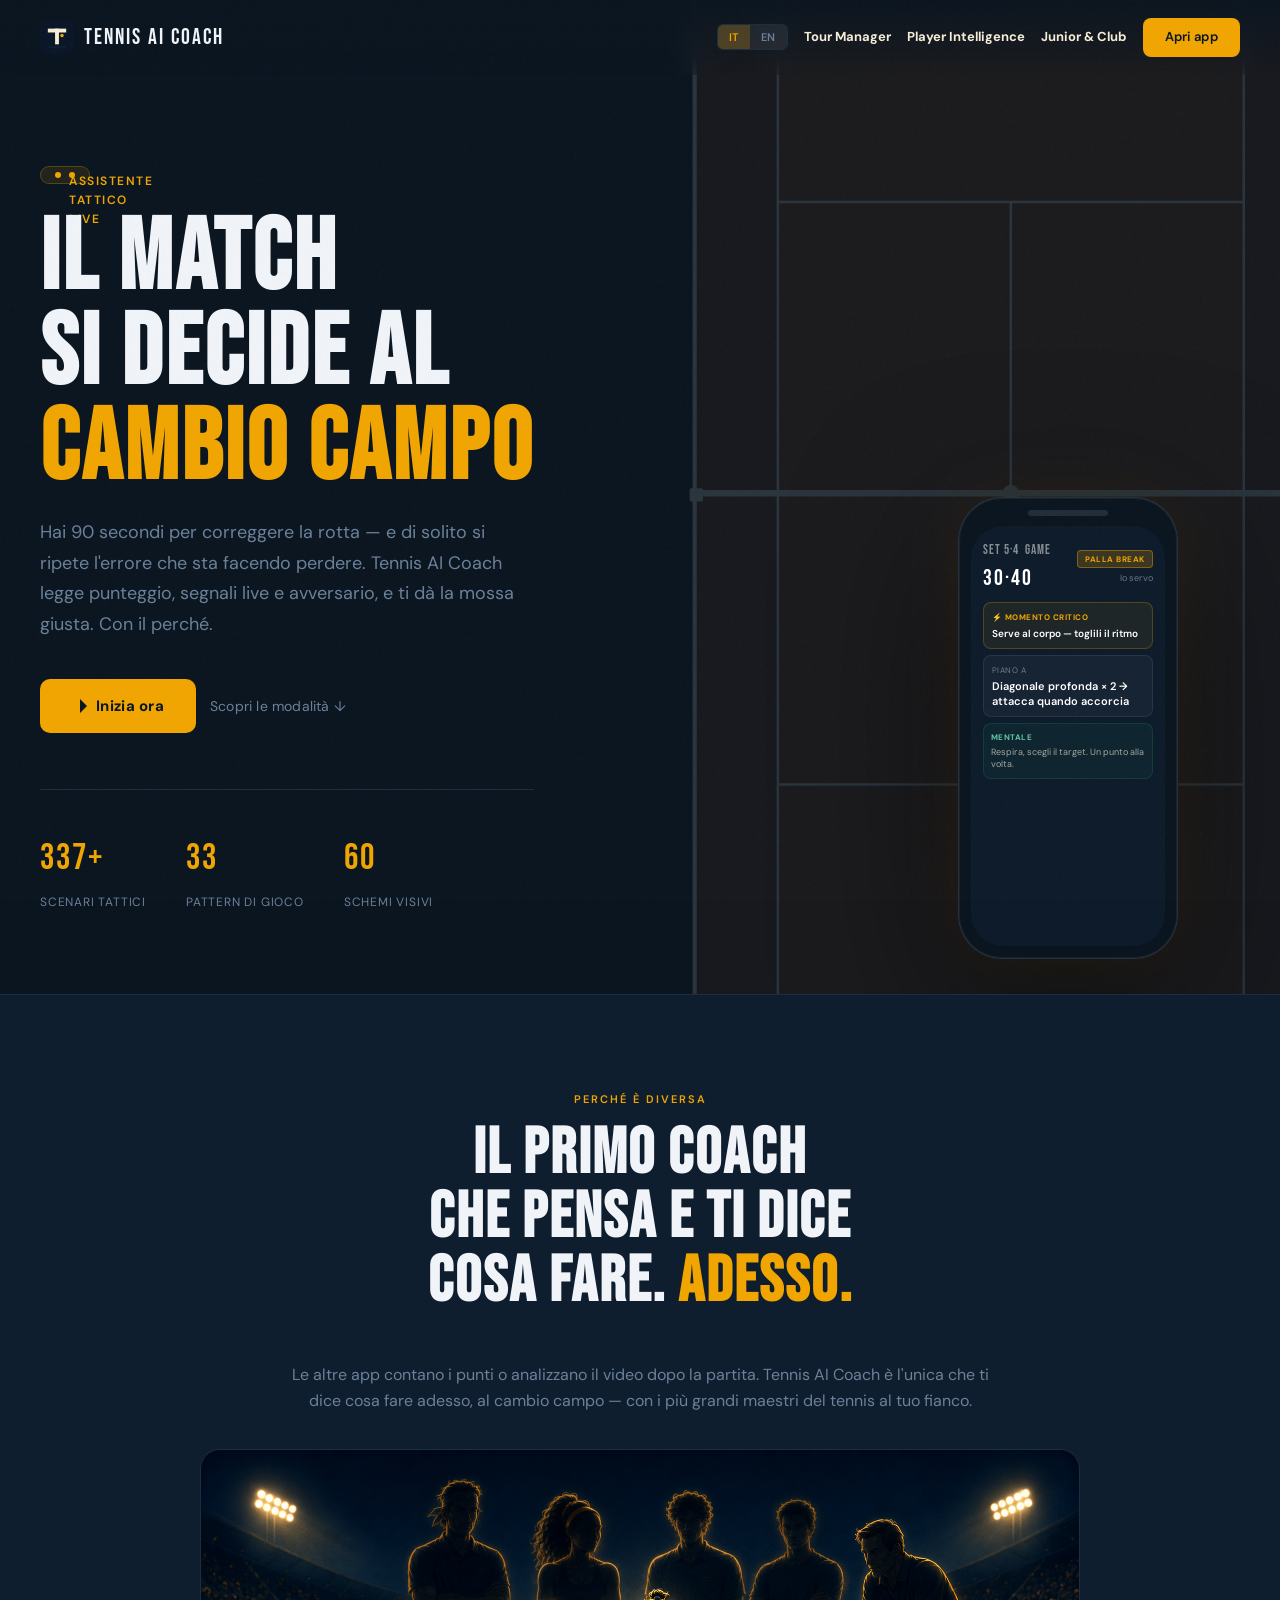
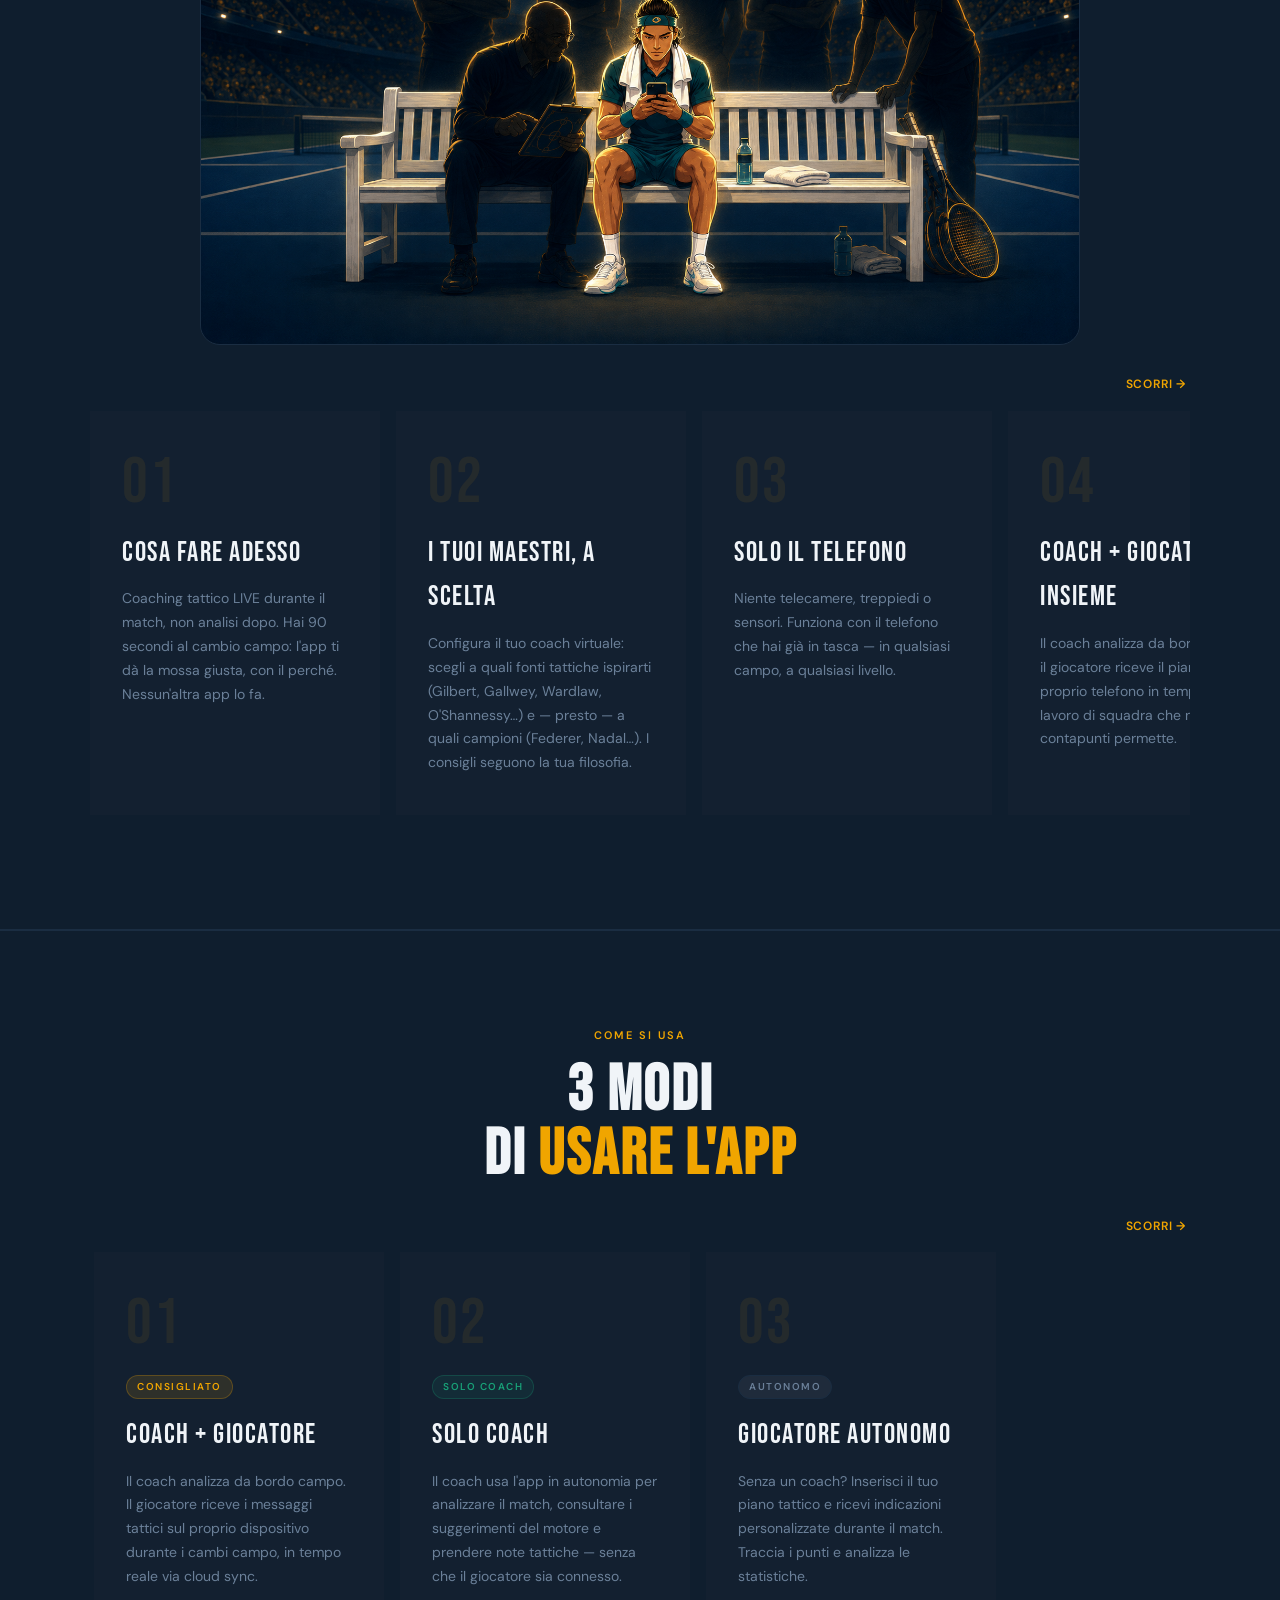
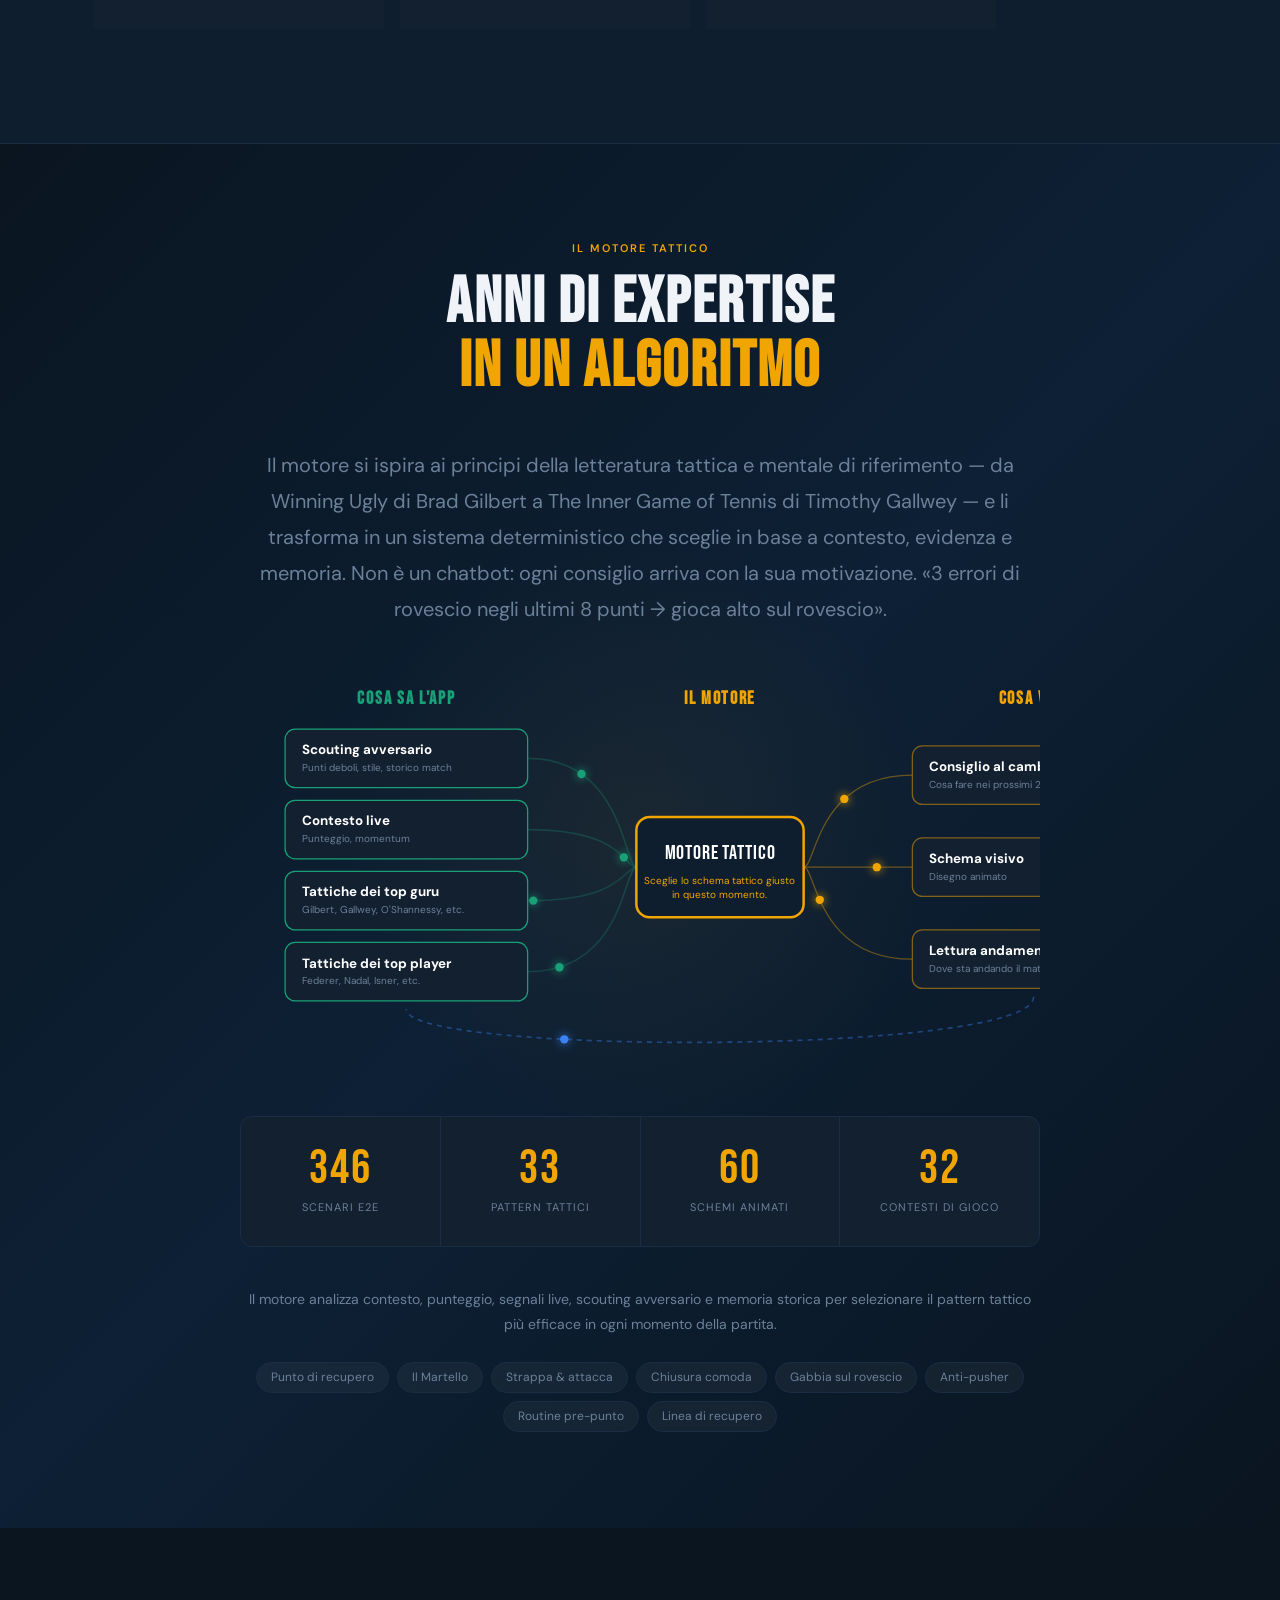
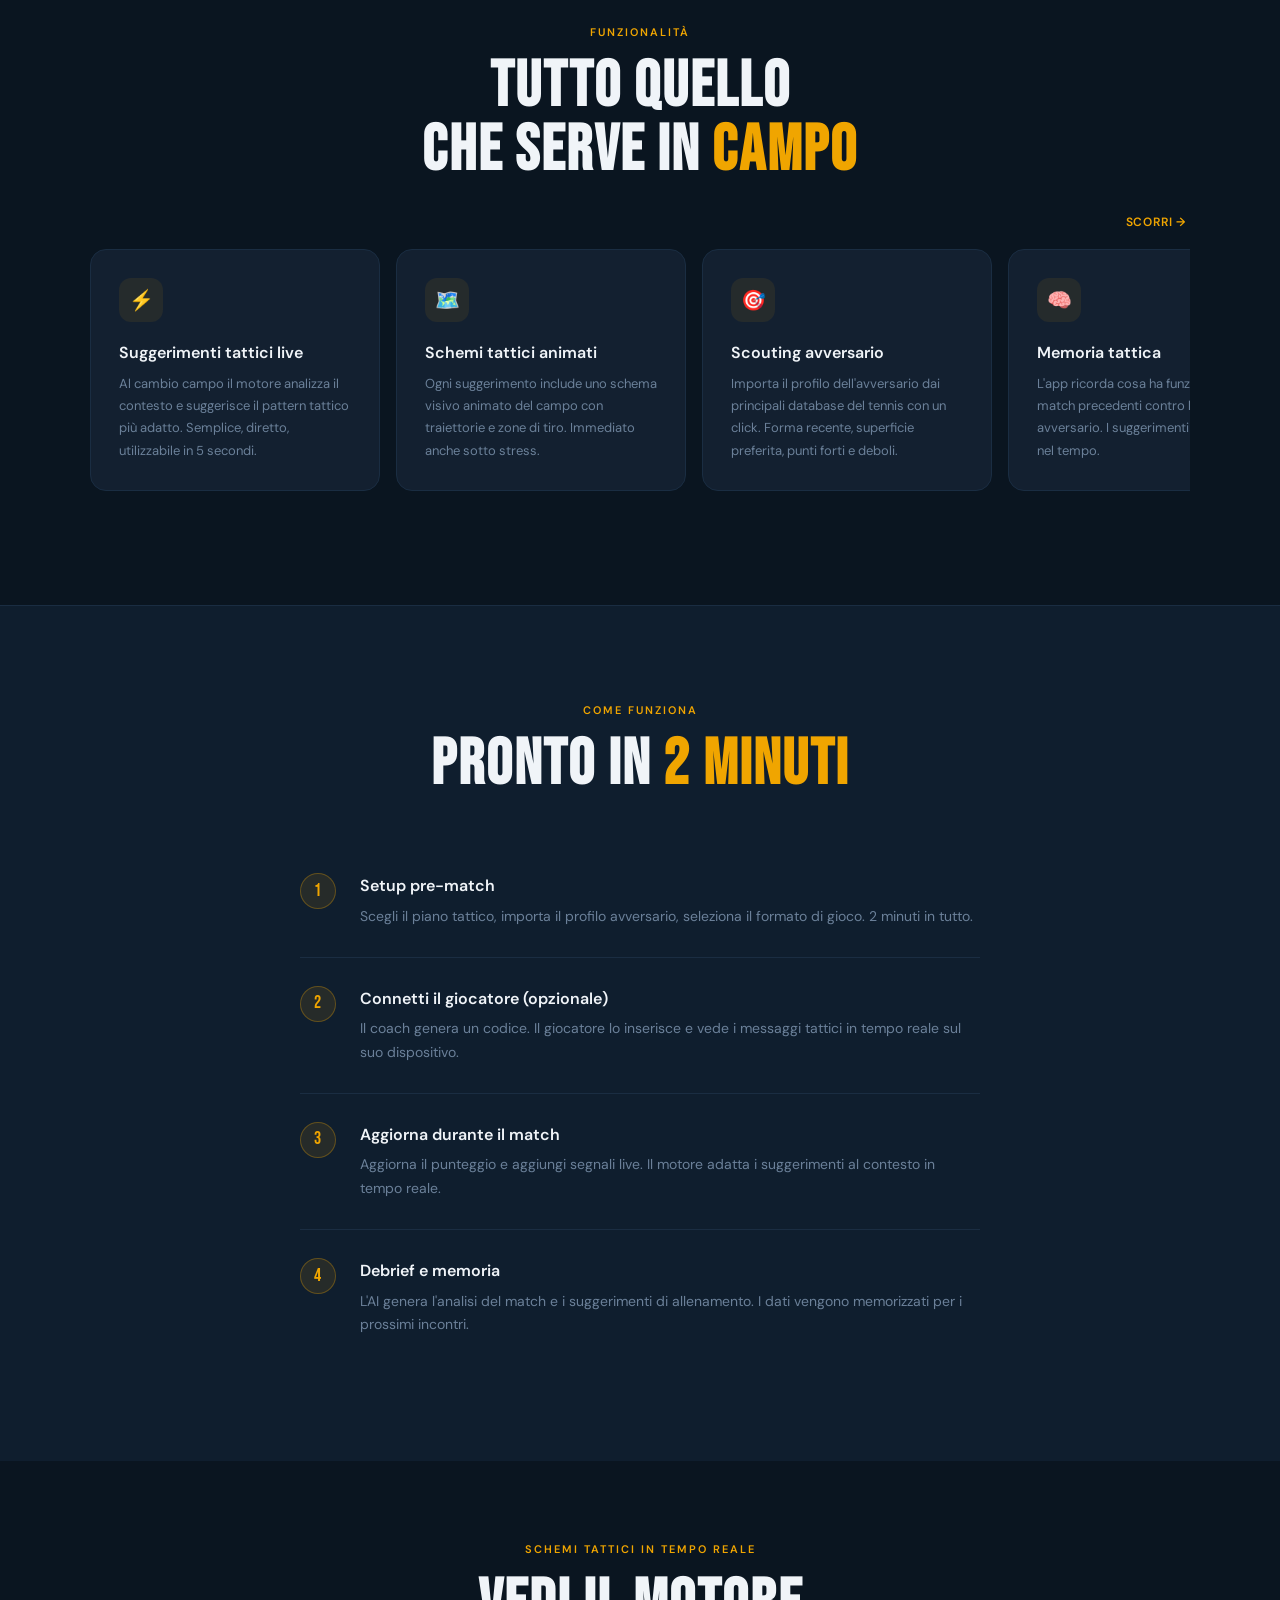
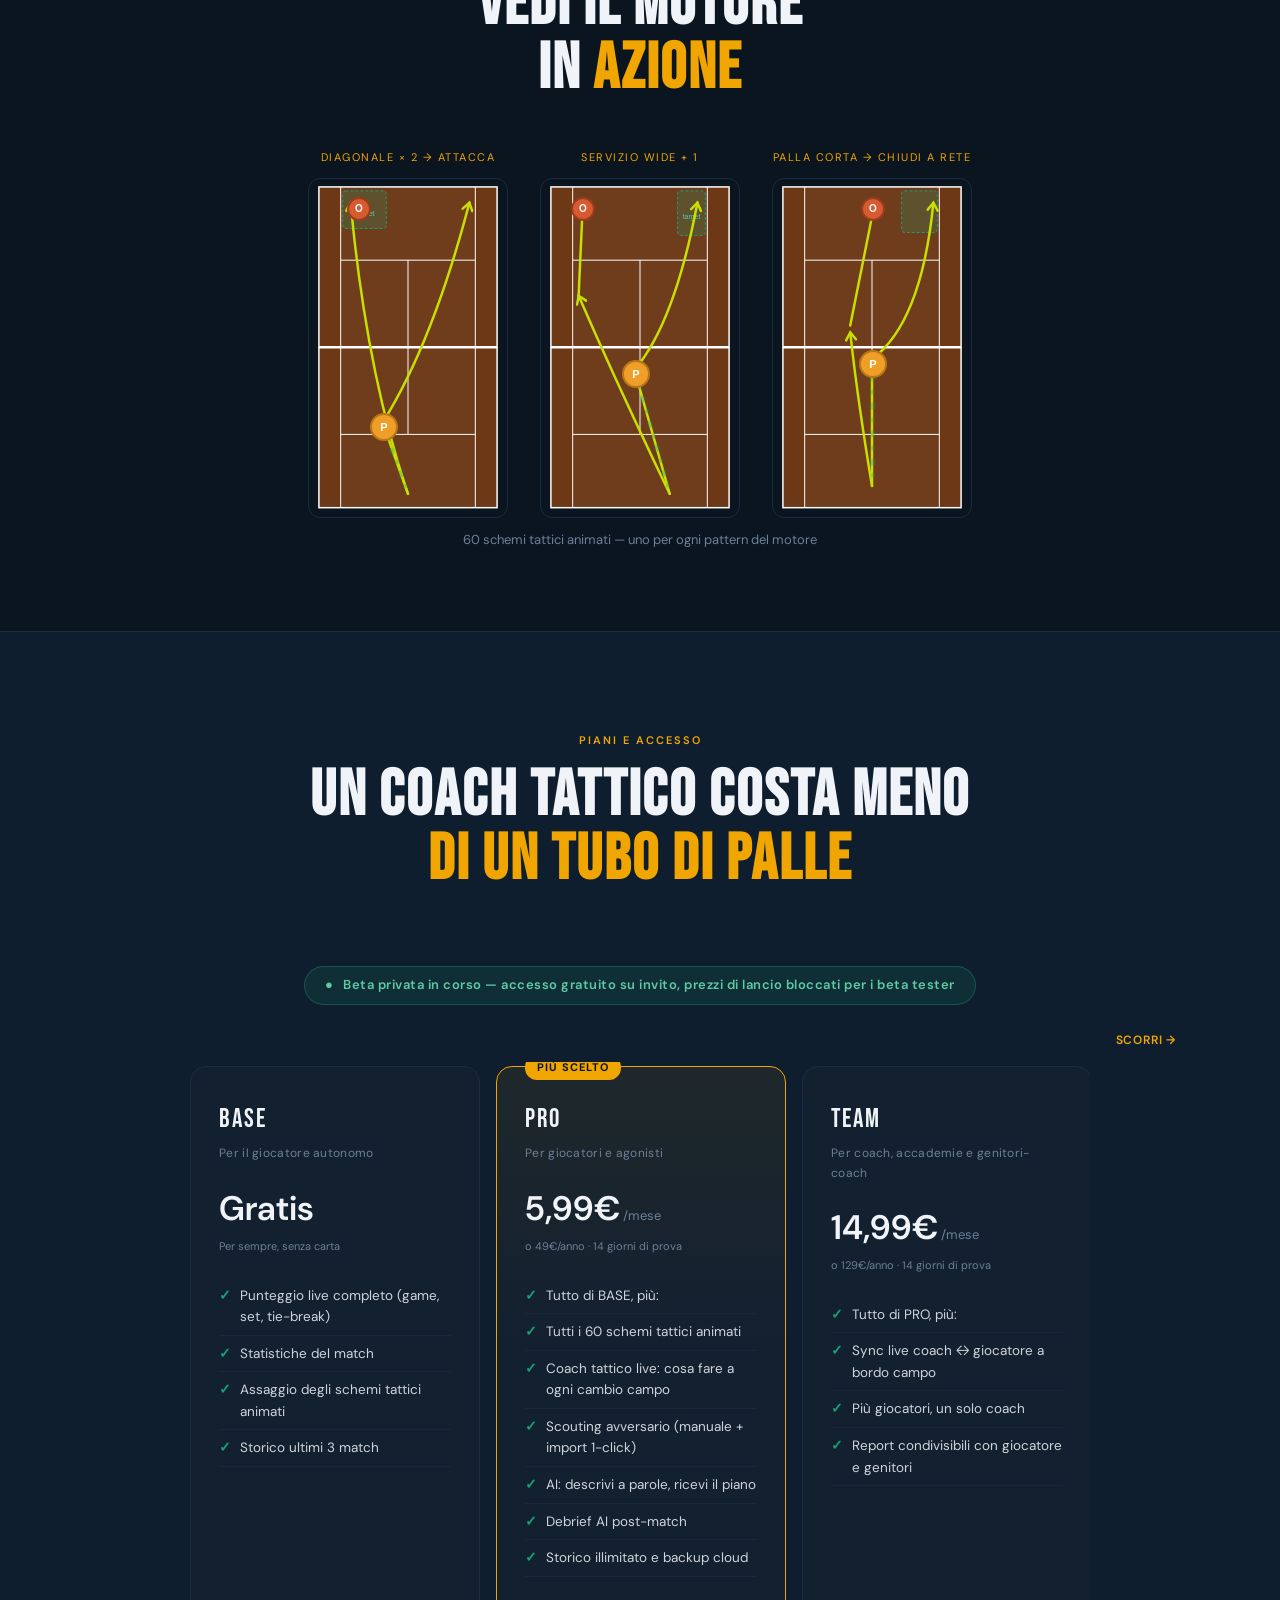
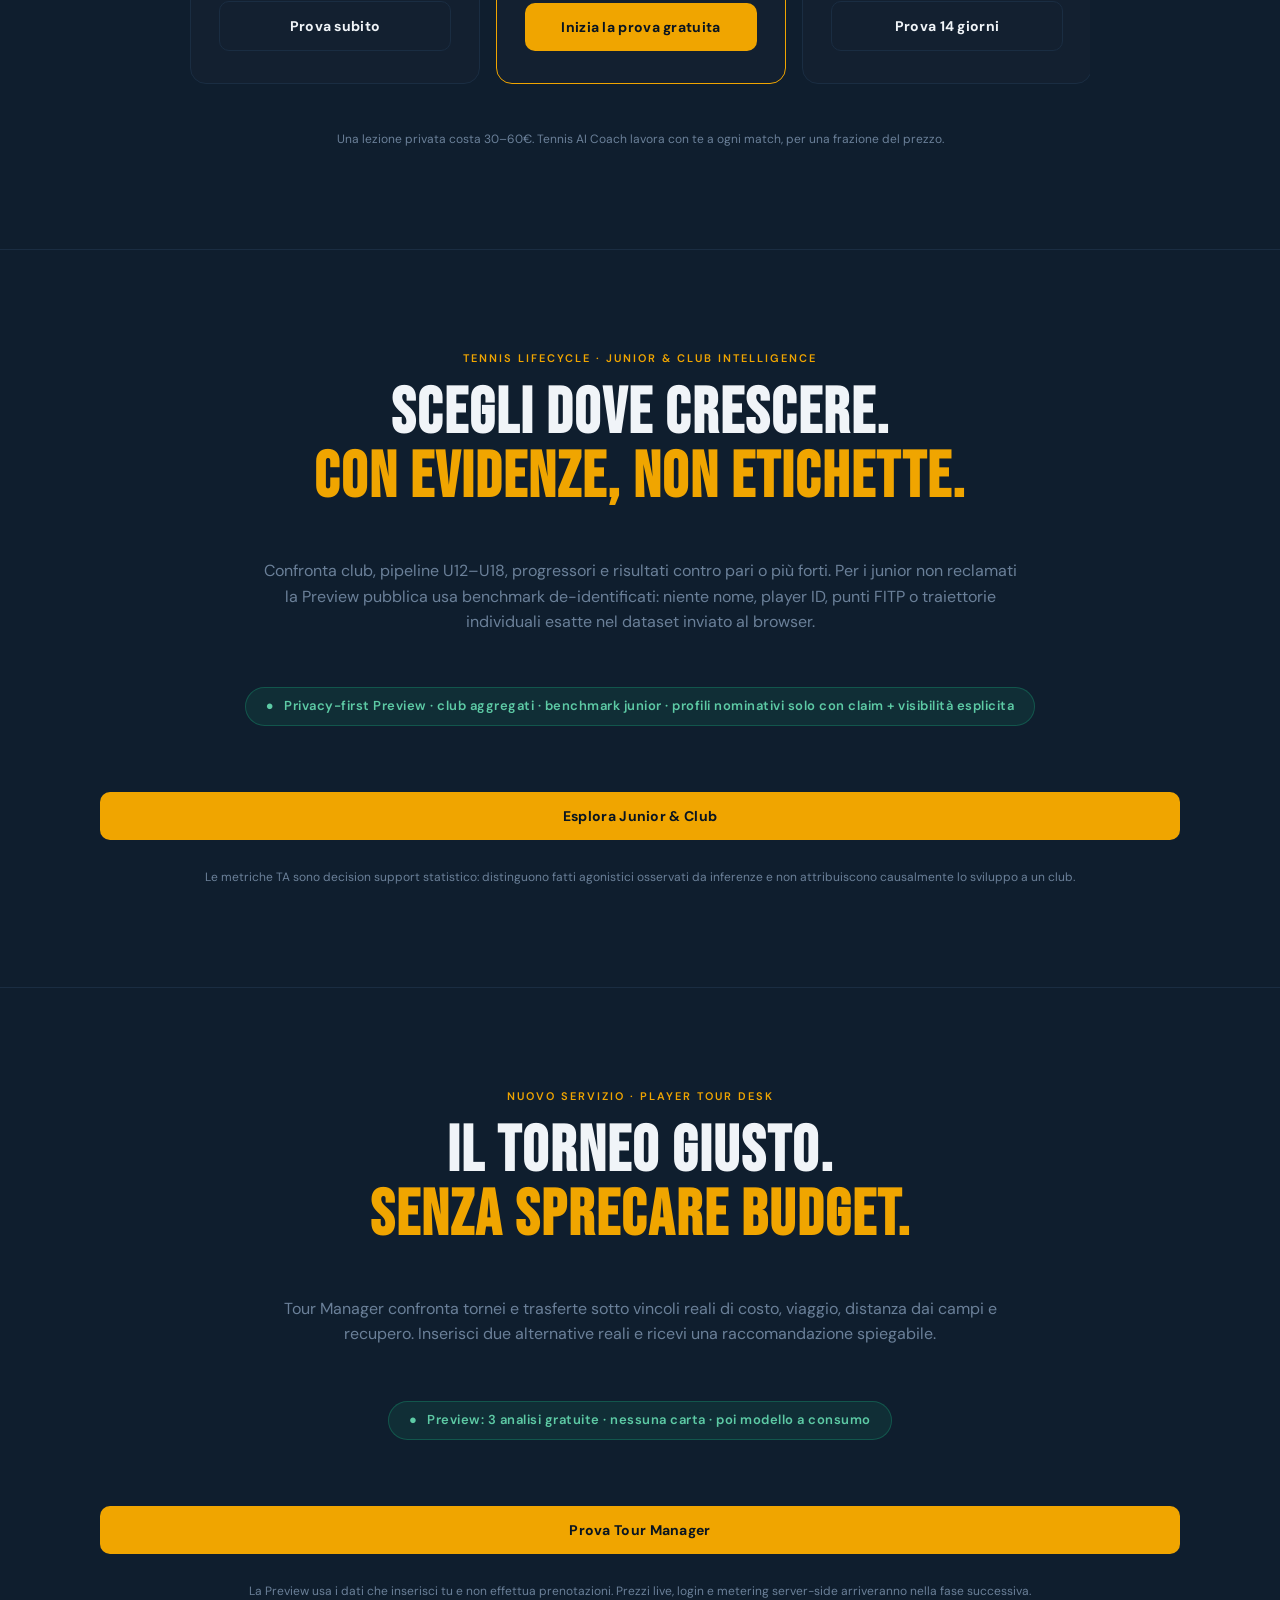
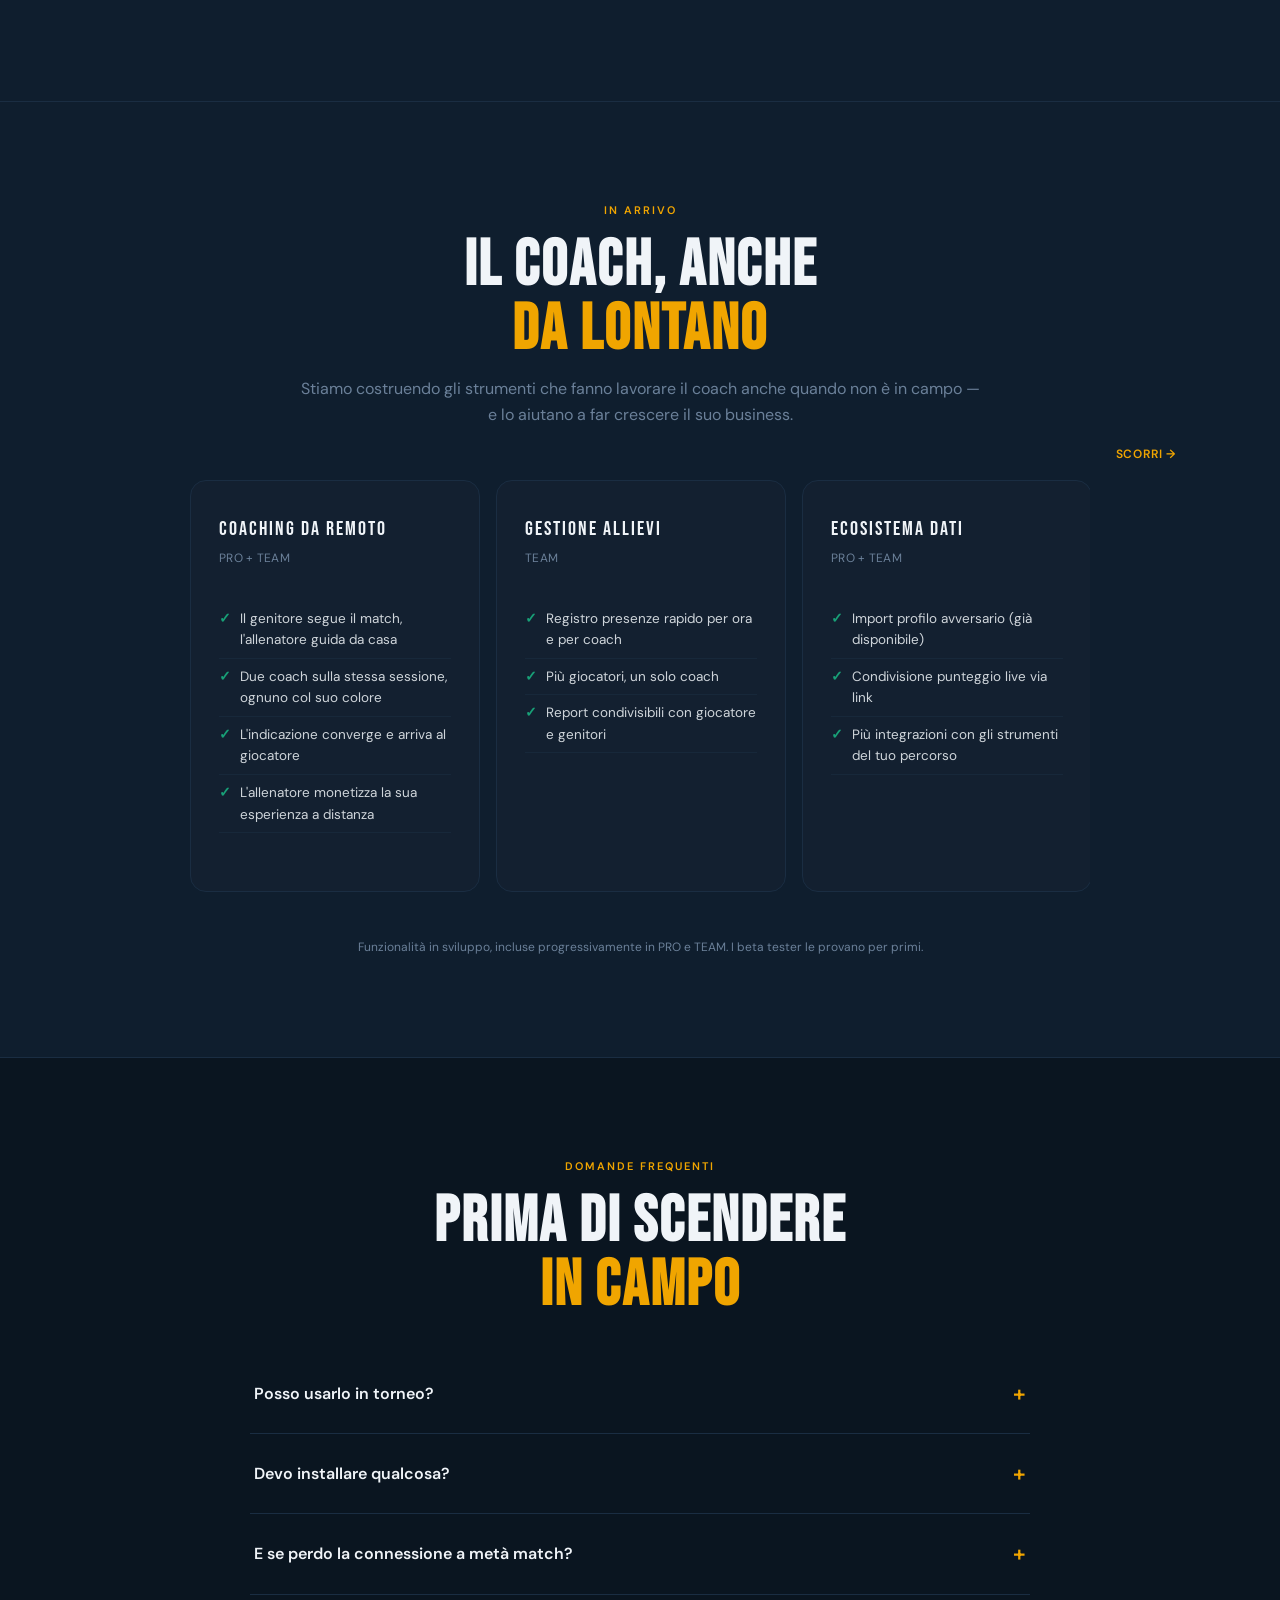
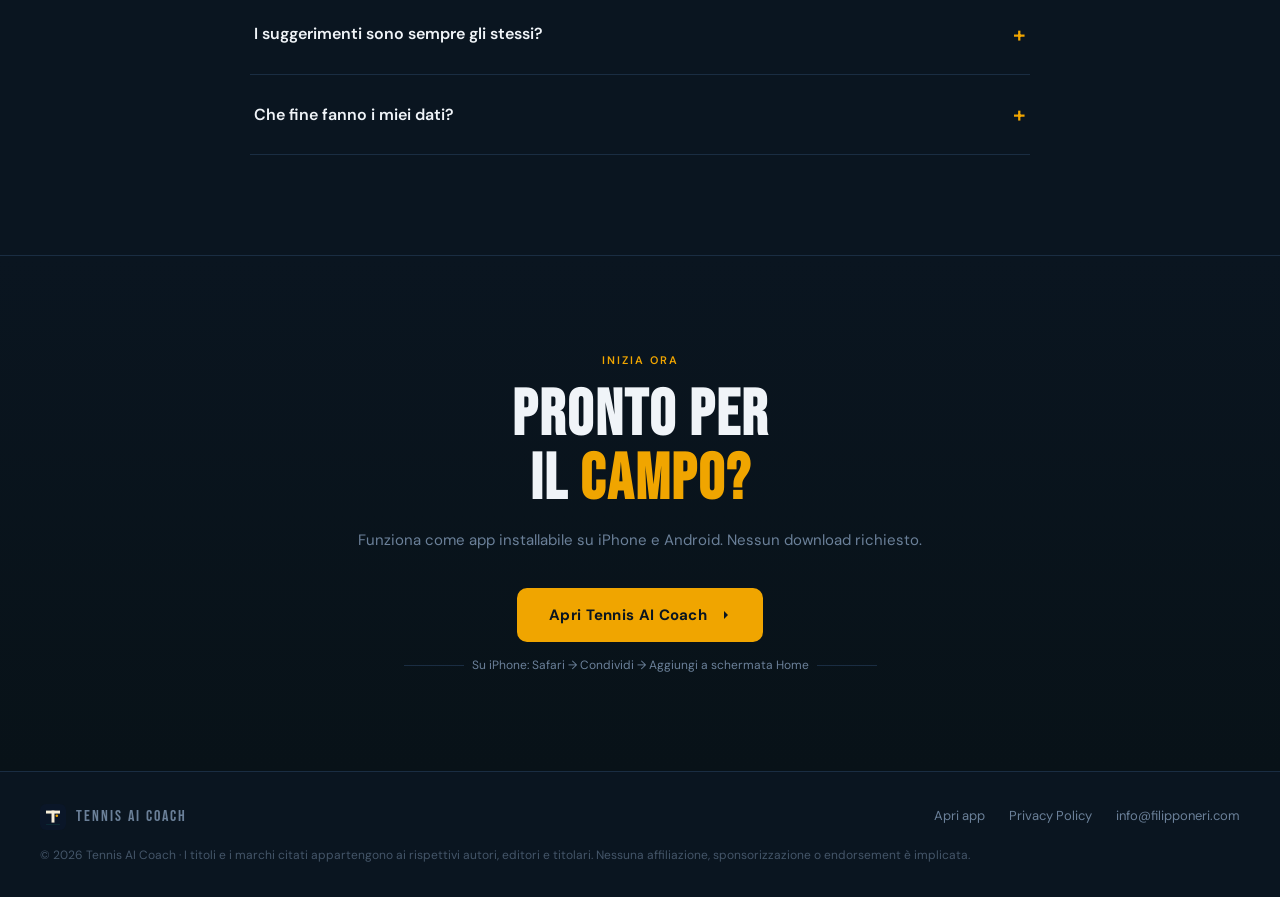
<file: index.html>
<!DOCTYPE html>
<html lang="it">
<head>
<meta charset="UTF-8">
<meta name="viewport" content="width=device-width, initial-scale=1.0">
<meta name="description" content="Tennis AI Coach — il tuo assistente tattico in campo in tempo reale.">
<title>Tennis AI Coach — Il match si decide al cambio campo</title>
<link rel="icon" type="image/png" sizes="32x32" href="/icons/favicon-32.png">
<link rel="icon" type="image/png" sizes="192x192" href="/icons/icon-192.png">
<link rel="apple-touch-icon" sizes="180x180" href="/icons/apple-touch-icon.png">
<link rel="preconnect" href="https://fonts.googleapis.com">
<link href="https://fonts.googleapis.com/css2?family=Bebas+Neue&family=DM+Sans:ital,wght@0,300;0,400;0,500;0,600;1,300&display=swap" rel="stylesheet">
<style>
*{box-sizing:border-box;margin:0;padding:0}
:root{
  --ink:#0a1520;
  --ink2:#0f1e2e;
  --card:#132030;
  --gold:#F0A500;
  --gold2:#c4820a;
  --cream:#F5EDD8;
  --muted:#6b8099;
  --border:#1a2d42;
  --teal:#18a077;
  --white:#f0f4f8;
  --font-display:'Bebas Neue',sans-serif;
  --font-body:'DM Sans',sans-serif;
}
html{scroll-behavior:smooth;font-size:16px}
body{background:var(--ink);color:var(--white);font-family:var(--font-body);overflow-x:hidden;line-height:1.6}

/* ─── NOISE TEXTURE ─── */
body::before{
  content:'';position:fixed;inset:0;
  background-image:url("data:image/svg+xml,%3Csvg viewBox='0 0 256 256' xmlns='http://www.w3.org/2000/svg'%3E%3Cfilter id='noise'%3E%3CfeTurbulence type='fractalNoise' baseFrequency='0.9' numOctaves='4' stitchTiles='stitch'/%3E%3C/filter%3E%3Crect width='100%25' height='100%25' filter='url(%23noise)' opacity='0.04'/%3E%3C/svg%3E");
  pointer-events:none;z-index:1000;opacity:.5;
}

/* ─── NAV ─── */
nav{
  display:flex;align-items:center;justify-content:space-between;
  padding:18px 40px;position:fixed;top:0;left:0;right:0;
  z-index:100;
  background:linear-gradient(to bottom,rgba(10,21,32,.95) 0%,transparent 100%);
  backdrop-filter:blur(12px);
}
.logo-mark{display:flex;align-items:center;gap:10px}
.logo-icon{display:none}
.logo-text{font-family:var(--font-display);font-size:22px;letter-spacing:2px;color:var(--white)}
.nav-right{display:flex;align-items:center;gap:16px}
.lang-sw{display:flex;background:rgba(255,255,255,.07);border:1px solid var(--border);border-radius:6px;overflow:hidden}
.lang-sw button{padding:5px 11px;font-size:11px;font-weight:600;letter-spacing:.5px;border:none;background:transparent;color:var(--muted);cursor:pointer;font-family:var(--font-body)}
.lang-sw button.on{background:rgba(240,165,0,.2);color:var(--gold)}
.cta-nav{background:var(--gold);color:var(--ink);padding:9px 22px;border-radius:8px;font-weight:600;font-size:13px;text-decoration:none;letter-spacing:.3px;transition:background .2s}
.cta-nav:hover{background:var(--gold2)}

/* fix distanza eyebrow/nav su viewport intermedi */
@media(max-width:900px){
  .hero{padding-top:140px}
}
/* ─── HERO ─── */
.hero{
  min-height:100vh;display:flex;align-items:center;
  padding:160px 40px 80px;
  position:relative;overflow:hidden;
}
.hero-court{
  position:absolute;right:-5%;top:50%;transform:translateY(-50%);
  width:52%;max-width:700px;opacity:.13;
}
.hero-court svg{width:100%;height:auto}
.hero-content{position:relative;z-index:2;max-width:620px}
.hero-eyebrow{
  display:inline-flex;align-items:center;gap:8px;
  background:rgba(240,165,0,.1);border:1px solid rgba(240,165,0,.25);
  border-radius:20px;padding:5px 14px;margin-bottom:28px;
  font-size:12px;font-weight:600;letter-spacing:1.5px;
  color:var(--gold);text-transform:uppercase;
}
.hero-eyebrow span{width:6px;height:6px;border-radius:50%;background:var(--gold);display:inline-block;}

h1{
  font-family:var(--font-display);
  font-size:clamp(52px,9vw,100px);
  line-height:.95;letter-spacing:3px;
  color:var(--white);margin-bottom:8px;
}
h1 em{color:var(--gold);font-style:normal}
.hero-sub{
  font-size:clamp(15px,2vw,18px);color:var(--muted);
  max-width:480px;margin:20px 0 40px;line-height:1.7;
}
.hero-ctas{display:flex;gap:14px;flex-wrap:wrap;align-items:center}
.btn-primary{
  background:var(--gold);color:var(--ink);
  padding:15px 32px;border-radius:10px;
  font-weight:700;font-size:15px;text-decoration:none;
  display:inline-flex;align-items:center;gap:8px;
  transition:all .2s;letter-spacing:.3px;
}
.btn-primary:hover{background:var(--gold2);transform:translateY(-1px)}
.btn-primary svg{width:16px;height:16px}
.btn-ghost{
  color:var(--muted);font-size:14px;text-decoration:none;
  display:inline-flex;align-items:center;gap:6px;
  transition:color .2s;letter-spacing:.2px;
}
.btn-ghost:hover{color:var(--white)}
.hero-stats{
  display:flex;gap:40px;margin-top:56px;
  padding-top:40px;border-top:1px solid var(--border);
}
.hero-stat-num{
  font-family:var(--font-display);font-size:36px;
  letter-spacing:2px;color:var(--gold);display:block;
}
.hero-stat-label{font-size:12px;color:var(--muted);letter-spacing:.8px;text-transform:uppercase}

/* ─── PHONE MOCKUP ─── */
.hero-phone{
  position:absolute;right:8%;top:50%;transform:translateY(-50%) rotate(3deg);
  width:min(22%,220px);z-index:3;
  filter:drop-shadow(0 40px 80px rgba(0,0,0,.6));
}
.phone-shell{
  background:#0a1520;border:1px solid rgba(255,255,255,.12);
  border-radius:44px;padding:12px;
  box-shadow:inset 0 0 0 1px rgba(255,255,255,.05),
             0 0 60px rgba(240,165,0,.08);
}
.phone-notch{width:80px;height:6px;background:rgba(255,255,255,.1);border-radius:3px;margin:0 auto 10px}
.phone-screen{background:#0d1b2a;border-radius:32px;overflow:hidden;padding:14px 12px;aspect-ratio:9/19.5}
.ps-header{display:flex;justify-content:space-between;align-items:center;margin-bottom:10px}
.ps-score{font-family:var(--font-display);font-size:20px;letter-spacing:2px;color:var(--white)}
.ps-badge{background:rgba(240,165,0,.15);border:1px solid rgba(240,165,0,.3);border-radius:4px;padding:2px 7px;font-size:9px;font-weight:600;color:var(--gold);letter-spacing:.5px}
.ps-tag{background:rgba(240,165,0,.12);color:var(--gold);font-size:8px;font-weight:700;letter-spacing:.8px;padding:2px 7px;border-radius:3px;display:inline-block;text-transform:uppercase;margin-bottom:8px}
.ps-msg{background:rgba(255,255,255,.04);border:1px solid rgba(255,255,255,.07);border-radius:9px;padding:9px;margin-bottom:7px}
.ps-msg-main{font-size:11px;font-weight:600;color:var(--white);line-height:1.3}
.ps-msg-sub{font-size:9px;color:var(--muted);margin-top:3px}
.ps-warn{background:rgba(240,165,0,.06);border:1px solid rgba(240,165,0,.2);border-radius:9px;padding:8px;margin-bottom:7px}
.ps-warn-label{font-size:8px;font-weight:700;color:var(--gold);letter-spacing:.5px;margin-bottom:2px}
.ps-warn-text{font-size:10px;color:rgba(245,237,216,.7)}
.ps-btn{background:var(--gold);border-radius:7px;padding:8px;text-align:center;font-size:10px;font-weight:700;color:var(--ink)}

/* ─── SECTIONS ─── */
section{padding:96px 40px}
.section-eyebrow{font-size:11px;font-weight:600;letter-spacing:2px;color:var(--gold);text-transform:uppercase;margin-bottom:14px;text-align:center}
h2{font-family:var(--font-display);font-size:clamp(36px,6vw,64px);letter-spacing:2px;text-align:center;color:var(--white);margin-bottom:48px;line-height:1}
h2 span{color:var(--gold)}

/* ─── MODES ─── */
.modes{background:var(--ink2);border-top:1px solid var(--border);border-bottom:1px solid var(--border)}
.modes-grid{display:flex;flex-wrap:nowrap;overflow-x:auto;scroll-snap-type:x mandatory}
.mode-card{
  background:var(--card);padding:40px 32px;
  position:relative;overflow:hidden;transition:background .3s;
}
.mode-card:hover{background:#19304a}
.mode-card::before{
  content:'';position:absolute;top:0;left:0;right:0;height:2px;
  background:linear-gradient(to right,transparent,var(--gold),transparent);
  opacity:0;transition:opacity .3s;
}
.mode-card:hover::before{opacity:1}
.mode-num{
  font-family:var(--font-display);font-size:64px;letter-spacing:2px;
  color:rgba(240,165,0,.08);line-height:1;margin-bottom:16px;
}
.mode-tag{
  display:inline-block;font-size:10px;font-weight:600;letter-spacing:1.5px;
  text-transform:uppercase;padding:3px 10px;border-radius:20px;
  margin-bottom:14px;
}
.mode-tag.best{background:rgba(240,165,0,.12);color:var(--gold);border:1px solid rgba(240,165,0,.25)}
.mode-tag.pro{background:rgba(24,160,119,.1);color:var(--teal);border:1px solid rgba(24,160,119,.25)}
.mode-tag.free{background:rgba(255,255,255,.05);color:var(--muted);border:1px solid var(--border)}
.mode-title{font-family:var(--font-display);font-size:28px;letter-spacing:1.5px;color:var(--white);margin-bottom:12px}
.mode-desc{font-size:14px;color:var(--muted);line-height:1.7}

/* ─── ENGINE ─── */
.engine-section{
  background:linear-gradient(135deg,var(--ink) 0%,#0d2035 50%,var(--ink) 100%);
  position:relative;overflow:hidden;
}
.engine-section::before{
  content:'';position:absolute;
  width:600px;height:600px;border-radius:50%;
  background:radial-gradient(circle,rgba(240,165,0,.06) 0%,transparent 70%);
  top:50%;left:50%;transform:translate(-50%,-50%);
}
.engine-inner{max-width:800px;margin:0 auto;text-align:center;position:relative}
.engine-lead{font-size:clamp(16px,2vw,20px);color:var(--muted);line-height:1.8;margin-bottom:32px}
.flow-wrap{max-width:760px;margin:0 auto 36px}
.flow-wrap svg{width:100%;height:auto;display:block}
.engine-numbers{
  display:grid;grid-template-columns:repeat(4,1fr);gap:1px;
  background:var(--border);border:1px solid var(--border);
  border-radius:12px;overflow:hidden;margin:40px 0;
}
.engine-num{background:var(--card);padding:28px 20px;text-align:center}
.engine-num-val{font-family:var(--font-display);font-size:48px;letter-spacing:2px;color:var(--gold);display:block;line-height:1}
.engine-num-label{font-size:11px;color:var(--muted);letter-spacing:1px;text-transform:uppercase;margin-top:6px}
.engine-desc{font-size:14px;color:var(--muted);line-height:1.8}
.concept-pills{display:flex;flex-wrap:wrap;gap:8px;justify-content:center;margin-top:24px}
.cpill{
  background:rgba(255,255,255,.04);border:1px solid var(--border);
  border-radius:20px;padding:5px 14px;font-size:12px;color:var(--muted);
}

/* ─── FEATURES ─── */
.feat-grid{display:flex;flex-wrap:nowrap;overflow-x:auto;scroll-snap-type:x mandatory}
.feat-card{
  background:var(--card);border:1px solid var(--border);border-radius:16px;
  padding:28px;transition:border-color .3s,transform .3s;
}
.feat-card:hover{border-color:rgba(240,165,0,.3);transform:translateY(-3px)}
.feat-icon{
  width:44px;height:44px;border-radius:12px;background:rgba(240,165,0,.08);
  display:flex;align-items:center;justify-content:center;
  font-size:20px;margin-bottom:18px;
}
.feat-title{font-size:16px;font-weight:600;color:var(--white);margin-bottom:8px}
.feat-desc{font-size:13px;color:var(--muted);line-height:1.7}

/* ─── HOW ─── */
.how-inner{max-width:680px;margin:0 auto}
.how-steps{display:flex;flex-direction:column;gap:0}
.how-step{display:flex;gap:24px;padding:28px 0;border-bottom:1px solid var(--border);position:relative}
.how-step:last-child{border-bottom:none}
.step-num-wrap{flex-shrink:0;display:flex;flex-direction:column;align-items:center;gap:0}
.step-circle{
  width:36px;height:36px;border-radius:50%;
  background:rgba(240,165,0,.1);border:1px solid rgba(240,165,0,.3);
  color:var(--gold);font-family:var(--font-display);font-size:18px;letter-spacing:1px;
  display:flex;align-items:center;justify-content:center;flex-shrink:0;
}
.step-content h4{font-size:16px;font-weight:600;color:var(--white);margin-bottom:6px}
.step-content p{font-size:14px;color:var(--muted);line-height:1.7}

/* ─── CTA FINAL ─── */
.cta-final{
  text-align:center;
  background:linear-gradient(to bottom,var(--ink) 0%,#081218 100%);
  border-top:1px solid var(--border);
}
.cta-final h2{margin-bottom:16px}
.cta-final p{color:var(--muted);margin-bottom:36px;font-size:15px}
.pwa-note{
  font-size:12px;color:var(--muted);margin-top:14px;
  display:flex;align-items:center;justify-content:center;gap:8px;
}
.pwa-note::before,.pwa-note::after{content:'';flex:1;max-width:60px;height:1px;background:var(--border)}

/* ─── FOOTER ─── */
footer{
  padding:32px 40px;border-top:1px solid var(--border);
  display:flex;align-items:center;justify-content:space-between;flex-wrap:wrap;gap:16px;
}
.footer-links{display:flex;gap:24px}
.footer-links a{font-size:13px;color:var(--muted);text-decoration:none;transition:color .2s}
.footer-links a:hover{color:var(--gold)}
.footer-copy{font-size:12px;color:rgba(107,128,153,.6)}

/* ─── ANIMATIONS ─── */
.reveal{opacity:1;transform:none}
.reveal.visible{opacity:1;transform:none}




/* ─── RESPONSIVE ─── */
@media(max-width:768px){
  nav{padding:14px 20px}
  .hero{padding:100px 20px 60px;flex-direction:column}
  .hero-court,.hero-phone{display:none}
  .hero-stats{gap:24px;flex-wrap:wrap}
  section{padding:64px 20px}
  .engine-numbers{grid-template-columns:repeat(2,1fr)}
  footer{flex-direction:column;align-items:flex-start;padding:24px 20px}
  h2{text-align:left}
  .section-eyebrow{text-align:left}
}

@media(max-width:768px){
  /* Hero */
  .hero{padding:90px 20px 44px;min-height:auto;flex-direction:column;align-items:flex-start}
  .hero-court{display:none}
  .hero-phone{display:none}
  .hero-eyebrow{display:none}
  h1{font-size:clamp(44px,12vw,68px)}
  .hero-stats{gap:20px;margin-top:28px;padding-top:22px}
  .hero-stat-num{font-size:26px}

  /* Nav */
  nav{padding:12px 16px}
  .logo-text{font-size:15px}

  /* Sections */
  section{padding:48px 20px}
  h2{font-size:clamp(30px,9vw,48px);text-align:left}
  .section-eyebrow{text-align:left}

  /* Modes */
  .modes{padding:48px 0}
  .modes h2,.modes .section-eyebrow{padding:0 20px}
  .mode-num{font-size:48px;margin-bottom:10px}

  /* Engine numbers: 2x2 */
  .engine-numbers{grid-template-columns:repeat(2,1fr)}
  .engine-num-val{font-size:34px}
  .engine-inner{text-align:left}
  .concept-pills{justify-content:flex-start}

  /* Features */
  .features-section{padding:48px 0}
  .features-section h2,.features-section .section-eyebrow{padding:0 20px}

  /* How */
  .how-inner{max-width:100%}

  /* Demo: horizontal scroll */
  .demo-grid{
    flex-wrap:nowrap!important;
    overflow-x:auto;scroll-snap-type:x mandatory;
    -webkit-overflow-scrolling:touch;
    padding:0 20px 16px;gap:16px!important;
    justify-content:flex-start!important;
    margin:0 -20px!important;
  }
  .demo-grid::-webkit-scrollbar{display:none}
  .demo-card{flex:0 0 auto!important;scroll-snap-align:center;min-width:190px}
  .court-wrap{width:175px!important;height:298px!important}

  /* CTA */
  .cta-final h2{text-align:left}
  .cta-final .btn-primary{display:inline-flex}
  .pwa-note{justify-content:flex-start}
  .pwa-note::before,.pwa-note::after{display:none}

  /* Footer */
  footer{flex-direction:column;gap:14px;padding:24px 20px}
  .footer-links{flex-wrap:wrap;gap:12px}
}

/* ─── PRICING ─── */
.pricing-section{background:var(--ink2);border-top:1px solid var(--border);padding:100px 40px}
.pricing-inner{max-width:1080px;margin:0 auto;text-align:center}
.beta-banner{display:inline-flex;align-items:center;gap:10px;background:rgba(24,160,119,.12);border:1px solid rgba(24,160,119,.35);color:#5DCAA5;border-radius:24px;padding:8px 20px;font-size:13px;font-weight:600;letter-spacing:.5px;margin:26px 0 44px}
.price-grid{display:flex;flex-wrap:nowrap;overflow-x:auto;scroll-snap-type:x mandatory;text-align:left}
.price-card{background:var(--card);border:1px solid var(--border);border-radius:16px;padding:32px 28px;display:flex;flex-direction:column;position:relative;transition:transform .2s,border-color .2s}
.price-card:hover{transform:translateY(-3px);border-color:rgba(240,165,0,.4)}
.price-card.featured{border-color:var(--gold);background:linear-gradient(180deg,rgba(240,165,0,.07),var(--card) 45%)}
.price-badge{position:absolute;top:-12px;left:28px;background:var(--gold);color:var(--ink);font-size:11px;font-weight:700;letter-spacing:1px;padding:4px 12px;border-radius:12px;text-transform:uppercase}
.price-tier{font-family:var(--font-display);font-size:26px;letter-spacing:2px;color:var(--white);margin-bottom:4px}
.price-for{font-size:12px;color:var(--muted);margin-bottom:18px;letter-spacing:.3px}
.price-val{font-size:34px;font-weight:600;color:var(--white);margin-bottom:2px}
.price-val small{font-size:13px;color:var(--muted);font-weight:400}
.price-note{font-size:11px;color:var(--muted);margin-bottom:22px}
.price-list{list-style:none;margin:0 0 26px;flex:1}
.price-list li{font-size:13.5px;color:rgba(240,244,248,.85);padding:7px 0;border-bottom:1px solid rgba(26,45,66,.6);display:flex;gap:9px;align-items:baseline}
.price-list li::before{content:'✓';color:var(--teal);font-weight:700;flex-shrink:0}
.price-cta{display:block;text-align:center;padding:13px;border-radius:10px;font-weight:700;font-size:14px;text-decoration:none;letter-spacing:.3px;transition:all .2s}
.price-cta.solid{background:var(--gold);color:var(--ink)}
.price-cta.solid:hover{background:var(--gold2)}
.price-cta.line{border:1px solid var(--border);color:var(--white)}
.price-cta.line:hover{border-color:var(--gold);color:var(--gold)}
.price-foot{font-size:12px;color:var(--muted);margin-top:28px}
/* ─── FAQ ─── */
.faq-section{background:var(--ink);padding:100px 40px;border-top:1px solid var(--border)}
.faq-inner{max-width:780px;margin:0 auto}
.faq-item{border-bottom:1px solid var(--border)}
.faq-item summary{cursor:pointer;list-style:none;display:flex;justify-content:space-between;align-items:center;gap:16px;padding:22px 4px;font-size:16px;font-weight:600;color:var(--white)}
.faq-item summary::-webkit-details-marker{display:none}
.faq-item summary::after{content:'+';font-size:22px;color:var(--gold);transition:transform .2s;flex-shrink:0}
.faq-item[open] summary::after{transform:rotate(45deg)}
.faq-item p{padding:0 4px 24px;color:var(--muted);font-size:14.5px;line-height:1.75;max-width:660px}
@media(max-width:760px){.pricing-section,.faq-section{padding:70px 22px}}

/* ─── CARD RAILS: horizontal scroll on every viewport ─── */
.scroll-hint{
  max-width:1100px;margin:-18px auto 12px;
  padding:0 4px;text-align:right;
  color:var(--gold);font-size:12px;font-weight:600;
  letter-spacing:.8px;text-transform:uppercase;
}
.modes-grid,.feat-grid,.price-grid{
  display:flex;flex-wrap:nowrap;gap:16px;
  overflow-x:auto;overflow-y:visible;
  scroll-snap-type:x mandatory;
  -webkit-overflow-scrolling:touch;
  max-width:1100px;margin:0 auto;
  padding:4px 4px 18px;
  scrollbar-width:thin;
  scrollbar-color:rgba(240,165,0,.75) rgba(255,255,255,.06);
}
.modes-grid::-webkit-scrollbar,
.feat-grid::-webkit-scrollbar,
.price-grid::-webkit-scrollbar{height:6px;display:block}
.modes-grid::-webkit-scrollbar-track,
.feat-grid::-webkit-scrollbar-track,
.price-grid::-webkit-scrollbar-track{background:rgba(255,255,255,.06);border-radius:999px}
.modes-grid::-webkit-scrollbar-thumb,
.feat-grid::-webkit-scrollbar-thumb,
.price-grid::-webkit-scrollbar-thumb{background:rgba(240,165,0,.75);border-radius:999px}
.mode-card,.feat-card,.price-card{
  flex:0 0 290px;max-width:290px;
  scroll-snap-align:start;
}
.price-grid{max-width:900px}
@media(max-width:768px){
  .scroll-hint{padding:0 20px;margin:-12px 0 10px}
  .modes-grid,.feat-grid,.price-grid{
    max-width:none;margin:0;
    padding:4px 20px 18px;
  }
  .mode-card,.feat-card,.price-card{flex-basis:82vw;max-width:300px}
}

</style>
</head>
<body>

<!-- NAV -->
<nav>
  <div class="logo-mark">
<svg width="34" height="34" viewBox="0 0 512 512" fill="none" xmlns="http://www.w3.org/2000/svg">
      <rect width="512" height="512" rx="116" fill="#0A1628"/>
      <rect x="118" y="130" width="276" height="58" fill="#F5EDD8"/>
      <rect x="227" y="130" width="58" height="236" fill="#F5EDD8"/>
      <circle cx="331" cy="232" r="26" fill="#F0A500"/>
      <rect x="118" y="404" width="276" height="8" rx="4" fill="#18a077" opacity="0.30"/>
    </svg>
    <span class="logo-text">TENNIS AI COACH</span>
  </div>
  <div class="nav-right">
    <div class="lang-sw">
      <button class="on" onclick="setLang('it')">IT</button>
      <button onclick="setLang('en')">EN</button>
    </div>
    <a href="./tour-manager.html" style="color:var(--cream);font-size:13px;font-weight:700;text-decoration:none" data-it="Tour Manager" data-en="Tour Manager">Tour Manager</a>
    <a href="./player-intelligence.html" style="color:var(--cream);font-size:13px;font-weight:700;text-decoration:none" data-it="Player Intelligence" data-en="Player Intelligence">Player Intelligence</a>
    <a href="./junior-club-intelligence.html" style="color:var(--cream);font-size:13px;font-weight:700;text-decoration:none" data-it="Junior & Club" data-en="Junior & Club">Junior & Club</a>
    <a href="https://tennis-ai-coach-chi.vercel.app" class="cta-nav" target="_blank" data-it="Apri app" data-en="Open app">Apri app</a>
  </div>
</nav>

<!-- HERO -->
<section class="hero">
  <!-- Court SVG background -->
  <div class="hero-court">
    <svg viewBox="0 0 400 680" fill="none" xmlns="http://www.w3.org/2000/svg">
      <rect x="10" y="10" width="380" height="660" fill="#8B4513" rx="3"/>
      <rect x="10" y="10" width="50" height="660" fill="#6B3510" opacity=".6"/>
      <rect x="340" y="10" width="50" height="660" fill="#6B3510" opacity=".6"/>
      <rect x="10" y="10" width="380" height="660" fill="none" stroke="white" stroke-width="2.5"/>
      <line x1="60" y1="10" x2="60" y2="670" stroke="white" stroke-width="1.5"/>
      <line x1="340" y1="10" x2="340" y2="670" stroke="white" stroke-width="1.5"/>
      <line x1="10" y1="340" x2="390" y2="340" stroke="white" stroke-width="4"/>
      <line x1="60" y1="165" x2="340" y2="165" stroke="white" stroke-width="1.5"/>
      <line x1="60" y1="515" x2="340" y2="515" stroke="white" stroke-width="1.5"/>
      <line x1="200" y1="165" x2="200" y2="515" stroke="white" stroke-width="1.5"/>
      <circle cx="200" cy="340" r="5" fill="white"/>
      <rect x="7" y="337" width="8" height="8" fill="white" rx="1"/>
      <rect x="385" y="337" width="8" height="8" fill="white" rx="1"/>
    </svg>
  </div>

  <!-- Phone mockup -->
  <div class="hero-phone reveal">
    <div class="phone-shell">
      <div class="phone-notch"></div>
      <div class="phone-screen">
        <!-- Score: break point situation -->
        <div style="display:flex;justify-content:space-between;align-items:center;margin-bottom:6px">
          <div>
            <div style="font-family:var(--font-display);font-size:13px;letter-spacing:1px;color:rgba(255,255,255,.5)">SET 5·4&nbsp;&nbsp;GAME</div>
            <div style="font-family:var(--font-display);font-size:22px;letter-spacing:2px;color:white">30·40</div>
          </div>
          <div style="text-align:right">
            <div style="background:rgba(240,165,0,.2);border:1px solid rgba(240,165,0,.4);border-radius:4px;padding:2px 7px;font-size:8px;font-weight:700;color:var(--gold);letter-spacing:.5px">PALLA BREAK</div>
            <div style="font-size:9px;color:rgba(255,255,255,.4);margin-top:3px" data-it="Io servo" data-en="I serve">Io servo</div>
          </div>
        </div>
        <!-- Alert -->
        <div style="background:rgba(240,165,0,.08);border:1px solid rgba(240,165,0,.25);border-radius:8px;padding:8px;margin-bottom:6px">
          <div style="font-size:8px;font-weight:700;color:var(--gold);letter-spacing:.5px;margin-bottom:3px" data-it="⚡ MOMENTO CRITICO" data-en="⚡ KEY MOMENT">⚡ MOMENTO CRITICO</div>
          <div style="font-size:10px;font-weight:600;color:white;line-height:1.3" data-it="Serve al corpo — toglili il ritmo" data-en="Body serve — disrupt their rhythm">Serve al corpo — toglili il ritmo</div>
        </div>
        <!-- Tactic -->
        <div style="background:rgba(255,255,255,.04);border:1px solid rgba(255,255,255,.08);border-radius:8px;padding:8px;margin-bottom:6px">
          <div style="font-size:8px;color:rgba(255,255,255,.4);letter-spacing:.5px;margin-bottom:3px;text-transform:uppercase" data-it="Piano A" data-en="Plan A">Piano A</div>
          <div style="font-size:11px;font-weight:600;color:white;line-height:1.3" data-it="Diagonale profonda × 2 → attacca quando accorcia" data-en="Deep diagonal × 2 → attack on short ball">Diagonale profonda × 2 → attacca quando accorcia</div>
        </div>
        <!-- Mental -->
        <div style="background:rgba(29,158,117,.07);border:1px solid rgba(29,158,117,.2);border-radius:8px;padding:7px">
          <div style="font-size:8px;font-weight:700;color:#5DCAA5;letter-spacing:.5px;margin-bottom:2px" data-it="MENTALE" data-en="MENTAL">MENTALE</div>
          <div style="font-size:9px;color:rgba(245,237,216,.65);line-height:1.4" data-it="Respira, scegli il target. Un punto alla volta." data-en="Breathe, pick your target. One point at a time.">Respira, scegli il target. Un punto alla volta.</div>
        </div>
      </div>
    </div>
  </div>

  <div class="hero-content">
    <div class="hero-eyebrow reveal">
      <span></span>
      <span data-it="Assistente tattico live" data-en="Live tactical assistant">Assistente tattico live</span>
    </div>
    <h1 class="reveal reveal-delay-1" data-it="IL MATCH<br>SI DECIDE AL<br><em>CAMBIO CAMPO</em>" data-en="THE MATCH<br>IS WON AT THE<br><em>CHANGEOVER</em>">IL MATCH<br>SI DECIDE AL<br><em>CAMBIO CAMPO</em></h1>
    <p class="hero-sub reveal reveal-delay-2" data-it="Hai 90 secondi per correggere la rotta — e di solito si ripete l'errore che sta facendo perdere. Tennis AI Coach legge punteggio, segnali live e avversario, e ti dà la mossa giusta. Con il perché." data-en="You get 90 seconds to change course — and most players repeat the mistake that's losing them the match. Tennis AI Coach reads the score, live signals and your opponent, and hands you the right move. With the reason why.">Hai 90 secondi per correggere la rotta — e di solito si ripete l'errore che sta facendo perdere. Tennis AI Coach legge punteggio, segnali live e avversario, e ti dà la mossa giusta. Con il perché.</p>
    <div class="hero-ctas reveal reveal-delay-3">
      <a href="https://tennis-ai-coach-chi.vercel.app" class="btn-primary" target="_blank" data-it="Inizia ora" data-en="Start now">
        <svg viewBox="0 0 16 16" fill="currentColor"><path d="M8 1l7 7-7 7M1 8h14"/></svg>
        <span data-it="Inizia ora" data-en="Start now">Inizia ora</span>
      </a>
      <a href="#modes" class="btn-ghost" data-it="Scopri le modalità ↓" data-en="Explore modes ↓">Scopri le modalità ↓</a>
    </div>
    <div class="hero-stats reveal">
      <div>
        <span class="hero-stat-num">337+</span>
        <span class="hero-stat-label" data-it="Scenari tattici" data-en="Tactical scenarios">Scenari tattici</span>
      </div>
      <div>
        <span class="hero-stat-num">33</span>
        <span class="hero-stat-label" data-it="Pattern di gioco" data-en="Game patterns">Pattern di gioco</span>
      </div>
      <div>
        <span class="hero-stat-num">60</span>
        <span class="hero-stat-label" data-it="Schemi visivi" data-en="Visual diagrams">Schemi visivi</span>
      </div>
    </div>
  </div>
</section>

<!-- MODES -->
<!-- PERCHE' E' DIVERSA -->
<section class="modes" id="perche-diversa" style="border-bottom:1px solid var(--border)">
  <div class="section-eyebrow reveal" data-it="Perché è diversa" data-en="Why it's different">Perché è diversa</div>
  <h2 class="reveal" data-it="IL PRIMO COACH<br>CHE PENSA E TI DICE<br>COSA FARE. <span>ADESSO.</span>" data-en="THE FIRST COACH<br>THAT THINKS AND TELLS<br>YOU WHAT TO DO. <span>NOW.</span>">IL PRIMO COACH<br>CHE PENSA E TI DICE<br>COSA FARE. <span>ADESSO.</span></h2>
  <p class="reveal" style="max-width:720px;margin:0 auto 36px;color:var(--muted);text-align:center" data-it="Le altre app contano i punti o analizzano il video dopo la partita. Tennis AI Coach è l'unica che ti dice cosa fare adesso, al cambio campo — con i più grandi maestri del tennis al tuo fianco." data-en="Other apps count points or analyse video after the match. Tennis AI Coach is the only one that tells you what to do now, at the changeover — with the greatest tennis minds at your side.">Le altre app contano i punti o analizzano il video dopo la partita. Tennis AI Coach è l'unica che ti dice cosa fare adesso, al cambio campo — con i più grandi maestri del tennis al tuo fianco.</p>

  <!-- SEGNAPOSTO IMMAGINE: sostituire src con l'illustrazione (giocatore in panchina + guru/campioni dietro) generata con nanobanana -->
  <div class="reveal" style="max-width:880px;margin:0 auto 48px;border-radius:20px;overflow:hidden;border:1px solid var(--border);background:var(--ink2)">
    <img src="assets/hero-mentors.jpg" alt="Il giocatore in panchina al cambio campo, con i grandi maestri e campioni del tennis schierati alle spalle" style="width:100%;display:block" onerror="this.parentElement.innerHTML='&lt;div style=&quot;padding:64px 24px;text-align:center;color:var(--muted)&quot;&gt;[ Immagine: il giocatore in panchina al cambio campo, i guru e i campioni del tennis schierati alle spalle ]&lt;/div&gt;'">
  </div>

  <div class="scroll-hint reveal" data-it="Scorri →" data-en="Scroll →">Scorri →</div>
  <div class="modes-grid">
    <div class="mode-card reveal">
      <div class="mode-num">01</div>
      <div class="mode-title" data-it="COSA FARE ADESSO" data-en="WHAT TO DO NOW">COSA FARE ADESSO</div>
      <p class="mode-desc" data-it="Coaching tattico LIVE durante il match, non analisi dopo. Hai 90 secondi al cambio campo: l'app ti dà la mossa giusta, con il perché. Nessun'altra app lo fa." data-en="LIVE tactical coaching during the match, not analysis afterwards. You have 90 seconds at the changeover: the app hands you the right move, with the reason. No other app does this.">Coaching tattico LIVE durante il match, non analisi dopo. Hai 90 secondi al cambio campo: l'app ti dà la mossa giusta, con il perché. Nessun'altra app lo fa.</p>
    </div>
    <div class="mode-card reveal reveal-delay-1">
      <div class="mode-num">02</div>
      <div class="mode-title" data-it="I TUOI MAESTRI, A SCELTA" data-en="YOUR MENTORS, YOUR CHOICE">I TUOI MAESTRI, A SCELTA</div>
      <p class="mode-desc" data-it="Configura il tuo coach virtuale: scegli a quali fonti tattiche ispirarti (Gilbert, Gallwey, Wardlaw, O'Shannessy…) e — presto — a quali campioni (Federer, Nadal…). I consigli seguono la tua filosofia." data-en="Configure your virtual coach: choose which tactical sources to draw from (Gilbert, Gallwey, Wardlaw, O'Shannessy…) and — soon — which champions (Federer, Nadal…). The advice follows your philosophy.">Configura il tuo coach virtuale: scegli a quali fonti tattiche ispirarti (Gilbert, Gallwey, Wardlaw, O'Shannessy…) e — presto — a quali campioni (Federer, Nadal…). I consigli seguono la tua filosofia.</p>
    </div>
    <div class="mode-card reveal reveal-delay-2">
      <div class="mode-num">03</div>
      <div class="mode-title" data-it="SOLO IL TELEFONO" data-en="JUST YOUR PHONE">SOLO IL TELEFONO</div>
      <p class="mode-desc" data-it="Niente telecamere, treppiedi o sensori. Funziona con il telefono che hai già in tasca — in qualsiasi campo, a qualsiasi livello." data-en="No cameras, tripods or sensors. It works with the phone already in your pocket — on any court, at any level.">Niente telecamere, treppiedi o sensori. Funziona con il telefono che hai già in tasca — in qualsiasi campo, a qualsiasi livello.</p>
    </div>
    <div class="mode-card reveal">
      <div class="mode-num">04</div>
      <div class="mode-title" data-it="COACH + GIOCATORE INSIEME" data-en="COACH + PLAYER TOGETHER">COACH + GIOCATORE INSIEME</div>
      <p class="mode-desc" data-it="Il coach analizza da bordo campo, il giocatore riceve il piano sul proprio telefono in tempo reale. Un lavoro di squadra che nessun contapunti permette." data-en="The coach analyses from the sideline, the player receives the plan on their phone in real time. Teamwork no scorekeeper allows.">Il coach analizza da bordo campo, il giocatore riceve il piano sul proprio telefono in tempo reale. Un lavoro di squadra che nessun contapunti permette.</p>
    </div>
    <div class="mode-card reveal reveal-delay-1">
      <div class="mode-num">05</div>
      <div class="mode-title" data-it="LEGGE TUTTO IL CONTESTO" data-en="READS THE FULL CONTEXT">LEGGE TUTTO IL CONTESTO</div>
      <p class="mode-desc" data-it="Profilo e match dell'avversario (anche importati da servizi come TennisTalker), punteggio live, memoria tattica del match e l'impressione del coach: tutto insieme per il consiglio giusto." data-en="Opponent profile and matches (even imported from services like TennisTalker), live score, tactical match memory and the coach's read: all combined for the right call.">Profilo e match dell'avversario (anche importati da servizi come TennisTalker), punteggio live, memoria tattica del match e l'impressione del coach: tutto insieme per il consiglio giusto.</p>
    </div>
    <div class="mode-card reveal reveal-delay-2">
      <div class="mode-num">06</div>
      <div class="mode-title" data-it="SCHEMI ANIMATI + AI" data-en="ANIMATED DIAGRAMS + AI">SCHEMI ANIMATI + AI</div>
      <p class="mode-desc" data-it="Ogni consiglio ha il suo schema tattico animato, costruito colpo dopo colpo. E l'AI ti permette di descrivere a parole cosa vedi e ricevere il piano." data-en="Every suggestion has its animated tactical diagram, built shot by shot. And the AI lets you describe what you see in words and get the plan.">Ogni consiglio ha il suo schema tattico animato, costruito colpo dopo colpo. E l'AI ti permette di descrivere a parole cosa vedi e ricevere il piano.</p>
    </div>
  </div>
</section>

<!-- COME SI USA -->
<section class="modes" id="modes">
  <div class="section-eyebrow reveal" data-it="Come si usa" data-en="How to use it">Come si usa</div>
  <h2 class="reveal" data-it="3 MODI<br>DI <span>USARE L'APP</span>" data-en="3 WAYS<br>TO <span>USE THE APP</span>">3 MODI<br>DI <span>USARE L'APP</span></h2>
  <div class="scroll-hint" data-it="Scorri →" data-en="Scroll →">Scorri →</div>
  <div class="modes-grid">
    <div class="mode-card reveal">
      <div class="mode-num">01</div>
      <div class="mode-tag best" data-it="Consigliato" data-en="Recommended">Consigliato</div>
      <div class="mode-title" data-it="COACH + GIOCATORE" data-en="COACH + PLAYER">COACH + GIOCATORE</div>
      <p class="mode-desc" data-it="Il coach analizza da bordo campo. Il giocatore riceve i messaggi tattici sul proprio dispositivo durante i cambi campo, in tempo reale via cloud sync." data-en="The coach analyses from the sideline. The player receives tactical messages on their device during changeovers in real time via cloud sync.">Il coach analizza da bordo campo. Il giocatore riceve i messaggi tattici sul proprio dispositivo durante i cambi campo, in tempo reale via cloud sync.</p>
    </div>
    <div class="mode-card reveal reveal-delay-1">
      <div class="mode-num">02</div>
      <div class="mode-tag pro" data-it="Solo coach" data-en="Coach only">Solo coach</div>
      <div class="mode-title" data-it="SOLO COACH" data-en="COACH ONLY">SOLO COACH</div>
      <p class="mode-desc" data-it="Il coach usa l'app in autonomia per analizzare il match, consultare i suggerimenti del motore e prendere note tattiche — senza che il giocatore sia connesso." data-en="The coach uses the app independently to analyse the match, consult the engine's suggestions and take tactical notes — without the player being connected.">Il coach usa l'app in autonomia per analizzare il match, consultare i suggerimenti del motore e prendere note tattiche — senza che il giocatore sia connesso.</p>
    </div>
    <div class="mode-card reveal reveal-delay-2">
      <div class="mode-num">03</div>
      <div class="mode-tag free" data-it="Autonomo" data-en="Self-guided">Autonomo</div>
      <div class="mode-title" data-it="GIOCATORE AUTONOMO" data-en="PLAYER ONLY">GIOCATORE AUTONOMO</div>
      <p class="mode-desc" data-it="Senza un coach? Inserisci il tuo piano tattico e ricevi indicazioni personalizzate durante il match. Traccia i punti e analizza le statistiche." data-en="No coach? Enter your tactical plan and receive personalised guidance during the match. Track points and analyse statistics.">Senza un coach? Inserisci il tuo piano tattico e ricevi indicazioni personalizzate durante il match. Traccia i punti e analizza le statistiche.</p>
    </div>
  </div>
</section>

<!-- ENGINE -->
<section class="engine-section">
  <div class="engine-inner">
    <div class="section-eyebrow reveal" data-it="Il motore tattico" data-en="The tactical engine">Il motore tattico</div>
    <h2 class="reveal" data-it="ANNI DI EXPERTISE<br><span>IN UN ALGORITMO</span>" data-en="YEARS OF EXPERTISE<br><span>IN AN ALGORITHM</span>">ANNI DI EXPERTISE<br><span>IN UN ALGORITMO</span></h2>
    <p class="engine-lead reveal" data-it="Il motore si ispira ai principi della letteratura tattica e mentale di riferimento — da Winning Ugly di Brad Gilbert a The Inner Game of Tennis di Timothy Gallwey — e li trasforma in un sistema deterministico che sceglie in base a contesto, evidenza e memoria. Non è un chatbot: ogni consiglio arriva con la sua motivazione. «3 errori di rovescio negli ultimi 8 punti → gioca alto sul rovescio»." data-en="The engine draws on principles from the reference literature of tennis tactics and mindset — from Brad Gilbert's Winning Ugly to Timothy Gallwey's The Inner Game of Tennis — and turns them into a deterministic system choosing on context, evidence and memory. Not a chatbot: every suggestion comes with its reason. “3 backhand errors in the last 8 points → play high to the backhand”.">Il motore si ispira ai principi della letteratura tattica e mentale di riferimento — da Winning Ugly di Brad Gilbert a The Inner Game of Tennis di Timothy Gallwey — e li trasforma in un sistema deterministico che sceglie in base a contesto, evidenza e memoria. Non è un chatbot: ogni consiglio arriva con la sua motivazione. «3 errori di rovescio negli ultimi 8 punti → gioca alto sul rovescio».</p>
    <div class="diagram-outer-scroll" style="width:100%;overflow-x:auto;-webkit-overflow-scrolling:touch;padding:20px 0;scrollbar-width:none;">
      <style>
        .diagram-outer-scroll::-webkit-scrollbar{display:none}
        .diagram-svg-container{min-width:960px;max-width:1150px;margin:0 auto;padding:0 20px}
        @keyframes enginePulse{0%{transform:scale(1);filter:drop-shadow(0 0 10px rgba(240,165,0,.4))}50%{transform:scale(1.02);filter:drop-shadow(0 0 25px rgba(240,165,0,.7))}100%{transform:scale(1);filter:drop-shadow(0 0 10px rgba(240,165,0,.4))}}
        .svg-engine-box{transform-origin:550px 225px;animation:enginePulse 3s infinite ease-in-out}
      </style>
      <div class="diagram-svg-container">
        <svg viewBox="0 0 1100 450" width="100%" height="100%" style="display:block;overflow:visible" xmlns="http://www.w3.org/2000/svg">
          <defs>
            <circle id="dot-teal" r="5" fill="#18A077" style="filter:drop-shadow(0 0 6px #18A077)"/>
            <circle id="dot-gold" r="5" fill="#F0A500" style="filter:drop-shadow(0 0 6px #F0A500)"/>
            <circle id="dot-blue" r="5" fill="#3b82f6" style="filter:drop-shadow(0 0 6px #3b82f6)"/>
          </defs>
          <g font-family="'Bebas Neue',sans-serif" font-size="22" letter-spacing="2" font-weight="bold" text-anchor="middle">
            <text x="175" y="30" fill="#18A077" data-it="COSA SA L'APP" data-en="WHAT THE APP KNOWS">COSA SA L'APP</text>
            <text x="550" y="30" fill="#F0A500" data-it="IL MOTORE" data-en="THE ENGINE">IL MOTORE</text>
            <text x="925" y="30" fill="#F0A500" data-it="COSA VEDI" data-en="WHAT YOU SEE">COSA VEDI</text>
          </g>
          <path d="M 320 95  C 435 95,  435 225, 450 225" fill="none" stroke="#18a077" stroke-width="2" opacity="0.25"/>
          <path d="M 320 180 C 435 180, 435 225, 450 225" fill="none" stroke="#18a077" stroke-width="2" opacity="0.25"/>
          <path d="M 320 265 C 435 265, 435 225, 450 225" fill="none" stroke="#18a077" stroke-width="2" opacity="0.25"/>
          <path d="M 320 350 C 435 350, 435 225, 450 225" fill="none" stroke="#18a077" stroke-width="2" opacity="0.25"/>
          <path d="M 650 225 C 665 225, 665 115, 780 115" fill="none" stroke="rgba(240,165,0,0.4)" stroke-width="1.5"/>
          <path d="M 650 225 C 665 225, 665 225, 780 225" fill="none" stroke="rgba(240,165,0,0.4)" stroke-width="1.5"/>
          <path d="M 650 225 C 665 225, 665 335, 780 335" fill="none" stroke="rgba(240,165,0,0.4)" stroke-width="1.5"/>
          <path d="M 925 380 C 925 450, 175 450, 175 395" fill="none" stroke="#3b82f6" stroke-width="2" stroke-dasharray="6 6" opacity="0.4"/>
          <use href="#dot-teal"><animateMotion dur="2.5s" repeatCount="indefinite" path="M 320 95  C 435 95,  435 225, 450 225"/></use>
          <use href="#dot-teal"><animateMotion dur="1.8s" repeatCount="indefinite" path="M 320 180 C 435 180, 435 225, 450 225"/></use>
          <use href="#dot-teal"><animateMotion dur="3.2s" repeatCount="indefinite" path="M 320 265 C 435 265, 435 225, 450 225"/></use>
          <use href="#dot-teal"><animateMotion dur="2.8s" repeatCount="indefinite" path="M 320 350 C 435 350, 435 225, 450 225"/></use>
          <use href="#dot-gold"><animateMotion dur="2.2s" repeatCount="indefinite" path="M 650 225 C 665 225, 665 115, 780 115"/></use>
          <use href="#dot-gold"><animateMotion dur="2.0s" repeatCount="indefinite" path="M 650 225 C 665 225, 665 225, 780 225"/></use>
          <use href="#dot-gold"><animateMotion dur="2.7s" repeatCount="indefinite" path="M 650 225 C 665 225, 665 335, 780 335"/></use>
          <use href="#dot-blue"><animateMotion dur="4.5s" repeatCount="indefinite" path="M 925 380 C 925 450, 175 450, 175 395"/></use>
          <g transform="translate(30,60)">
            <rect width="290" height="70" rx="12" fill="#132030" stroke="#18A077" stroke-width="1.5"/>
            <text x="20" y="30" font-family="'DM Sans',sans-serif" font-size="16" font-weight="bold" fill="#fff" data-it="Scouting avversario" data-en="Opponent Scouting">Scouting avversario</text>
            <text x="20" y="50" font-family="'DM Sans',sans-serif" font-size="12" fill="#6b8099" data-it="Punti deboli, stile, storico match" data-en="Weaknesses, style, match history">Punti deboli, stile, storico match</text>
          </g>
          <g transform="translate(30,145)">
            <rect width="290" height="70" rx="12" fill="#132030" stroke="#18A077" stroke-width="1.5"/>
            <text x="20" y="30" font-family="'DM Sans',sans-serif" font-size="16" font-weight="bold" fill="#fff" data-it="Contesto live" data-en="Live Context">Contesto live</text>
            <text x="20" y="50" font-family="'DM Sans',sans-serif" font-size="12" fill="#6b8099" data-it="Punteggio, momentum" data-en="Score, momentum">Punteggio, momentum</text>
          </g>
          <g transform="translate(30,230)">
            <rect width="290" height="70" rx="12" fill="#132030" stroke="#18A077" stroke-width="1.5"/>
            <text x="20" y="30" font-family="'DM Sans',sans-serif" font-size="16" font-weight="bold" fill="#fff" data-it="Tattiche dei top guru" data-en="Top Gurus' Tactics">Tattiche dei top guru</text>
            <text x="20" y="50" font-family="'DM Sans',sans-serif" font-size="12" fill="#6b8099" data-it="Gilbert, Gallwey, O'Shannessy, etc." data-en="Gilbert, Gallwey, O'Shannessy, etc.">Gilbert, Gallwey, O'Shannessy, etc.</text>
          </g>
          <g transform="translate(30,315)">
            <rect width="290" height="70" rx="12" fill="#132030" stroke="#18A077" stroke-width="1.5"/>
            <text x="20" y="30" font-family="'DM Sans',sans-serif" font-size="16" font-weight="bold" fill="#fff" data-it="Tattiche dei top player" data-en="Top Players' Tactics">Tattiche dei top player</text>
            <text x="20" y="50" font-family="'DM Sans',sans-serif" font-size="12" fill="#6b8099" data-it="Federer, Nadal, Isner, etc." data-en="Federer, Nadal, Isner, etc.">Federer, Nadal, Isner, etc.</text>
          </g>
          <g class="svg-engine-box">
            <rect x="450" y="165" width="200" height="120" rx="16" fill="#0f1e2e" stroke="#F0A500" stroke-width="3"/>
            <text x="550" y="215" font-family="'Bebas Neue',sans-serif" font-size="24" letter-spacing="1" fill="#fff" text-anchor="middle" data-it="MOTORE TATTICO" data-en="TACTICAL ENGINE">MOTORE TATTICO</text>
            <text x="550" y="245" font-family="'DM Sans',sans-serif" font-size="12" fill="#F0A500" text-anchor="middle" data-it="Sceglie lo schema tattico giusto" data-en="Chooses the right tactical pattern">Sceglie lo schema tattico giusto</text>
            <text x="550" y="262" font-family="'DM Sans',sans-serif" font-size="12" fill="#F0A500" text-anchor="middle" data-it="in questo momento." data-en="at this exact moment.">in questo momento.</text>
          </g>
          <g transform="translate(780,80)">
            <rect width="290" height="70" rx="12" fill="#132030" stroke="rgba(240,165,0,0.5)" stroke-width="1.5"/>
            <text x="20" y="30" font-family="'DM Sans',sans-serif" font-size="16" font-weight="bold" fill="#fff" data-it="Consiglio al cambio campo" data-en="Changeover Advice">Consiglio al cambio campo</text>
            <text x="20" y="50" font-family="'DM Sans',sans-serif" font-size="12" fill="#6b8099" data-it="Cosa fare nei prossimi 2 game" data-en="What to do over the next 2 games">Cosa fare nei prossimi 2 game</text>
          </g>
          <g transform="translate(780,190)">
            <rect width="290" height="70" rx="12" fill="#132030" stroke="rgba(240,165,0,0.5)" stroke-width="1.5"/>
            <text x="20" y="30" font-family="'DM Sans',sans-serif" font-size="16" font-weight="bold" fill="#fff" data-it="Schema visivo" data-en="Visual Diagram">Schema visivo</text>
            <text x="20" y="50" font-family="'DM Sans',sans-serif" font-size="12" fill="#6b8099" data-it="Disegno animato" data-en="Animated play pattern">Disegno animato</text>
          </g>
          <g transform="translate(780,300)">
            <rect width="290" height="70" rx="12" fill="#132030" stroke="rgba(240,165,0,0.5)" stroke-width="1.5"/>
            <text x="20" y="30" font-family="'DM Sans',sans-serif" font-size="16" font-weight="bold" fill="#fff" data-it="Lettura andamento" data-en="Match Reading">Lettura andamento</text>
            <text x="20" y="50" font-family="'DM Sans',sans-serif" font-size="12" fill="#6b8099" data-it="Dove sta andando il match" data-en="Where the match trend is heading">Dove sta andando il match</text>
          </g>
        </svg>
      </div>
    </div>

    <div class="engine-numbers reveal">
      <div class="engine-num">
        <span class="engine-num-val">346</span>
        <span class="engine-num-label" data-it="Scenari E2E" data-en="E2E Scenarios">Scenari E2E</span>
      </div>
      <div class="engine-num">
        <span class="engine-num-val">33</span>
        <span class="engine-num-label" data-it="Pattern tattici" data-en="Tactical patterns">Pattern tattici</span>
      </div>
      <div class="engine-num">
        <span class="engine-num-val">60</span>
        <span class="engine-num-label" data-it="Schemi animati" data-en="Animated diagrams">Schemi animati</span>
      </div>
      <div class="engine-num">
        <span class="engine-num-val">32</span>
        <span class="engine-num-label" data-it="Contesti di gioco" data-en="Game contexts">Contesti di gioco</span>
      </div>
    </div>
    <p class="engine-desc reveal" data-it="Il motore analizza contesto, punteggio, segnali live, scouting avversario e memoria storica per selezionare il pattern tattico più efficace in ogni momento della partita." data-en="The engine analyses context, score, live signals, opponent scouting and match history to select the most effective tactical pattern at every moment of the match.">Il motore analizza contesto, punteggio, segnali live, scouting avversario e memoria storica per selezionare il pattern tattico più efficace in ogni momento della partita.</p>
    <div class="concept-pills reveal">
      <span class="cpill" data-it="Punto di recupero" data-en="Recovery base">Punto di recupero</span>
      <span class="cpill" data-it="Il Martello" data-en="The Hammer">Il Martello</span>
      <span class="cpill" data-it="Strappa &amp; attacca" data-en="Rip the return">Strappa &amp; attacca</span>
      <span class="cpill" data-it="Chiusura comoda" data-en="Easy put-away">Chiusura comoda</span>
      <span class="cpill" data-it="Gabbia sul rovescio" data-en="Backhand trap">Gabbia sul rovescio</span>
      <span class="cpill" data-it="Anti-pusher" data-en="Anti-pusher">Anti-pusher</span>
      <span class="cpill" data-it="Routine pre-punto" data-en="Pre-point routine">Routine pre-punto</span>
      <span class="cpill" data-it="Linea di recupero" data-en="Recovery line">Linea di recupero</span>
    </div>
  </div>
</section>

<!-- FEATURES -->
<section class="features-section">
  <div class="section-eyebrow reveal" data-it="Funzionalità" data-en="Features">Funzionalità</div>
  <h2 class="reveal" data-it="TUTTO QUELLO<br>CHE SERVE IN <span>CAMPO</span>" data-en="EVERYTHING YOU NEED<br><span>ON COURT</span>">TUTTO QUELLO<br>CHE SERVE IN <span>CAMPO</span></h2>
  <div class="scroll-hint reveal" data-it="Scorri →" data-en="Scroll →">Scorri →</div>
  <div class="feat-grid">
    <div class="feat-card reveal">
      <div class="feat-icon">⚡</div>
      <div class="feat-title" data-it="Suggerimenti tattici live" data-en="Live tactical suggestions">Suggerimenti tattici live</div>
      <p class="feat-desc" data-it="Al cambio campo il motore analizza il contesto e suggerisce il pattern tattico più adatto. Semplice, diretto, utilizzabile in 5 secondi." data-en="At changeover the engine analyses context and suggests the most suitable tactical pattern. Simple, direct, usable in 5 seconds.">Al cambio campo il motore analizza il contesto e suggerisce il pattern tattico più adatto. Semplice, diretto, utilizzabile in 5 secondi.</p>
    </div>
    <div class="feat-card reveal reveal-delay-1">
      <div class="feat-icon">🗺️</div>
      <div class="feat-title" data-it="Schemi tattici animati" data-en="Animated tactical diagrams">Schemi tattici animati</div>
      <p class="feat-desc" data-it="Ogni suggerimento include uno schema visivo animato del campo con traiettorie e zone di tiro. Immediato anche sotto stress." data-en="Every suggestion includes an animated visual court diagram with trajectories and target zones. Immediate even under stress.">Ogni suggerimento include uno schema visivo animato del campo con traiettorie e zone di tiro. Immediato anche sotto stress.</p>
    </div>
    <div class="feat-card reveal reveal-delay-2">
      <div class="feat-icon">🎯</div>
      <div class="feat-title" data-it="Scouting avversario" data-en="Opponent scouting">Scouting avversario</div>
      <p class="feat-desc" data-it="Importa il profilo dell'avversario dai principali database del tennis con un click. Forma recente, superficie preferita, punti forti e deboli." data-en="Import the opponent's profile from major tennis databases in one click. Recent form, preferred surface, strengths and weaknesses.">Importa il profilo dell'avversario dai principali database del tennis con un click. Forma recente, superficie preferita, punti forti e deboli.</p>
    </div>
    <div class="feat-card reveal">
      <div class="feat-icon">🧠</div>
      <div class="feat-title" data-it="Memoria tattica" data-en="Tactical memory">Memoria tattica</div>
      <p class="feat-desc" data-it="L'app ricorda cosa ha funzionato nei match precedenti contro lo stesso avversario. I suggerimenti migliorano nel tempo." data-en="The app remembers what worked in previous matches against the same opponent. Suggestions improve over time.">L'app ricorda cosa ha funzionato nei match precedenti contro lo stesso avversario. I suggerimenti migliorano nel tempo.</p>
    </div>
    <div class="feat-card reveal reveal-delay-1">
      <div class="feat-icon">🗣️</div>
      <div class="feat-title" data-it="AI in linguaggio naturale" data-en="Natural language AI">AI in linguaggio naturale</div>
      <p class="feat-desc" data-it="Dì o scrivi un'osservazione. L'AI interpreta e aggiorna automaticamente l'analisi tattica senza menu o checkbox." data-en="Say or type an observation. The AI interprets and automatically updates the tactical analysis without menus or checkboxes.">Dì o scrivi un'osservazione. L'AI interpreta e aggiorna automaticamente l'analisi tattica senza menu o checkbox.</p>
    </div>
    <div class="feat-card reveal reveal-delay-2">
      <div class="feat-icon">📊</div>
      <div class="feat-title" data-it="Statistiche e storico" data-en="Statistics and history">Statistiche e storico</div>
      <p class="feat-desc" data-it="Traccia ogni punto con tipo di colpo, effetto e direzione. Statistiche live e storico completo — giocatore vs avversario." data-en="Track every point with shot type, effect and direction. Live stats and complete history — player vs opponent.">Traccia ogni punto con tipo di colpo, effetto e direzione. Statistiche live e storico completo — giocatore vs avversario.</p>
    </div>
  </div>
</section>

<!-- HOW -->
<section style="background:var(--ink2);border-top:1px solid var(--border)">
  <div class="section-eyebrow reveal" data-it="Come funziona" data-en="How it works">Come funziona</div>
  <h2 class="reveal" data-it="PRONTO IN <span>2 MINUTI</span>" data-en="READY IN <span>2 MINUTES</span>">PRONTO IN <span>2 MINUTI</span></h2>
  <div class="how-inner">
    <div class="how-steps">
      <div class="how-step reveal">
        <div class="step-num-wrap"><div class="step-circle">1</div></div>
        <div class="step-content">
          <h4 data-it="Setup pre-match" data-en="Pre-match setup">Setup pre-match</h4>
          <p data-it="Scegli il piano tattico, importa il profilo avversario, seleziona il formato di gioco. 2 minuti in tutto." data-en="Choose the tactical plan, import the opponent profile, select the match format. 2 minutes total.">Scegli il piano tattico, importa il profilo avversario, seleziona il formato di gioco. 2 minuti in tutto.</p>
        </div>
      </div>
      <div class="how-step reveal reveal-delay-1">
        <div class="step-num-wrap"><div class="step-circle">2</div></div>
        <div class="step-content">
          <h4 data-it="Connetti il giocatore (opzionale)" data-en="Connect the player (optional)">Connetti il giocatore (opzionale)</h4>
          <p data-it="Il coach genera un codice. Il giocatore lo inserisce e vede i messaggi tattici in tempo reale sul suo dispositivo." data-en="The coach generates a code. The player enters it and sees tactical messages in real time on their device.">Il coach genera un codice. Il giocatore lo inserisce e vede i messaggi tattici in tempo reale sul suo dispositivo.</p>
        </div>
      </div>
      <div class="how-step reveal reveal-delay-2">
        <div class="step-num-wrap"><div class="step-circle">3</div></div>
        <div class="step-content">
          <h4 data-it="Aggiorna durante il match" data-en="Update during the match">Aggiorna durante il match</h4>
          <p data-it="Aggiorna il punteggio e aggiungi segnali live. Il motore adatta i suggerimenti al contesto in tempo reale." data-en="Update the score and add live signals. The engine adapts suggestions to context in real time.">Aggiorna il punteggio e aggiungi segnali live. Il motore adatta i suggerimenti al contesto in tempo reale.</p>
        </div>
      </div>
      <div class="how-step reveal">
        <div class="step-num-wrap"><div class="step-circle">4</div></div>
        <div class="step-content">
          <h4 data-it="Debrief e memoria" data-en="Debrief and memory">Debrief e memoria</h4>
          <p data-it="L'AI genera l'analisi del match e i suggerimenti di allenamento. I dati vengono memorizzati per i prossimi incontri." data-en="The AI generates the match analysis and training suggestions. Data is remembered for future matches.">L'AI genera l'analisi del match e i suggerimenti di allenamento. I dati vengono memorizzati per i prossimi incontri.</p>
        </div>
      </div>
    </div>
  </div>
</section>



<!-- ANIMATED DEMO -->
<section style="background:var(--ink);padding:80px 40px;overflow:hidden">
  <div class="section-eyebrow" data-it="Schemi tattici in tempo reale" data-en="Real-time tactical diagrams">Schemi tattici in tempo reale</div>
  <h2 data-it="VEDI IL MOTORE<br>IN <span>AZIONE</span>" data-en="SEE THE ENGINE<br>IN <span>ACTION</span>">VEDI IL MOTORE<br>IN <span>AZIONE</span></h2>

<style>
.demo-grid{display:flex;gap:32px;flex-wrap:wrap;justify-content:center;align-items:flex-start;max-width:1100px;margin:0 auto}
.demo-card{text-align:center;flex:0 0 auto}
.demo-label{font-size:11px;letter-spacing:1.5px;color:var(--gold);text-transform:uppercase;margin-bottom:12px}
.court-wrap{position:relative;width:200px;height:340px;border:1px solid var(--border);border-radius:12px;overflow:hidden;background:#0a1520;margin:0 auto}

/* Court lines */
.court-bg{position:absolute;inset:0}

/* Ball animation */
.ball{
  position:absolute;width:10px;height:10px;
  border-radius:50%;background:#c8e000;
  box-shadow:0 0 8px rgba(200,224,0,.8);
  transform:translate(-50%,-50%);
}

/* Trail effect */
.trail{
  position:absolute;
  background:rgba(200,224,0,.3);
  border-radius:50%;
  transform:translate(-50%,-50%);
}

/* Player dot */
.pdot{
  position:absolute;width:28px;height:28px;border-radius:50%;
  background:#EF9F27;border:2px solid #BA7517;
  display:flex;align-items:center;justify-content:center;
  font-size:11px;font-weight:bold;color:white;font-family:sans-serif;
  transform:translate(-50%,-50%);transition:left .5s ease,top .5s ease;
}
.odot{
  position:absolute;width:24px;height:24px;border-radius:50%;
  background:#D85A30;border:2px solid #993C1D;
  display:flex;align-items:center;justify-content:center;
  font-size:10px;font-weight:bold;color:white;font-family:sans-serif;
  transform:translate(-50%,-50%);
}
.target-zone{
  position:absolute;border:1.5px dashed #1D9E75;border-radius:4px;
  background:rgba(29,158,117,.15);
}

/* SVG path overlay for drawing */
.path-svg{position:absolute;inset:0;pointer-events:none}
.path-line{
  stroke:#c8e000;stroke-width:2.5;fill:none;
  stroke-dasharray:400;stroke-dashoffset:400;
  stroke-linecap:round;
}
.path-line.move-line{stroke:#1D9E75;stroke-width:2;}

/* Footstep dots for player movement */
.footsteps{position:absolute;pointer-events:none}
.fstep{
  position:absolute;width:5px;height:7px;border-radius:50%;
  background:var(--teal);opacity:0;
  transform:translate(-50%,-50%);
}
@keyframes stepAppear{
  0%{opacity:0;transform:translate(-50%,-50%) scale(0)}
  50%{opacity:.9;transform:translate(-50%,-50%) scale(1)}
  100%{opacity:.5;transform:translate(-50%,-50%) scale(.8)}
}

.path-line.draw{animation:drawPath 1s ease forwards}
.path-line.draw2{animation:drawPath .8s ease .9s forwards}
.path-line.draw-move{animation:drawPath .6s ease .5s forwards}

@keyframes drawPath{to{stroke-dashoffset:0}}
@keyframes fadeIn{from{opacity:0}to{opacity:1}}
</style>

<div class="demo-grid">

  <!-- DIAGRAM 1: Diagonale e attacca -->
  <div class="demo-card">
    <div class="demo-label" data-it="Diagonale × 2 → attacca" data-en="Diagonal × 2 → attack">Diagonale × 2 → attacca</div>
    <div class="court-wrap" id="court1">
      <svg class="court-bg" viewBox="0 0 200 340" xmlns="http://www.w3.org/2000/svg">
        <rect x="10" y="8" width="180" height="324" fill="#9B4F1A" opacity=".7" rx="2"/>
        <rect x="10" y="8" width="22" height="324" fill="#6B3510" opacity=".5"/>
        <rect x="168" y="8" width="22" height="324" fill="#6B3510" opacity=".5"/>
        <rect x="10" y="8" width="180" height="324" fill="none" stroke="white" stroke-width="1.5"/>
        <line x1="32" y1="8" x2="32" y2="332" stroke="white" stroke-width="1"/>
        <line x1="168" y1="8" x2="168" y2="332" stroke="white" stroke-width="1"/>
        <line x1="10" y1="170" x2="190" y2="170" stroke="white" stroke-width="2.5"/>
        <line x1="32" y1="82" x2="168" y2="82" stroke="white" stroke-width="1"/>
        <line x1="32" y1="258" x2="168" y2="258" stroke="white" stroke-width="1"/>
        <line x1="100" y1="82" x2="100" y2="258" stroke="white" stroke-width="1"/>
        <!-- target zone top-left -->
        <rect x="34" y="12" width="44" height="38" rx="3" fill="#1D9E75" opacity=".2"/>
        <rect x="34" y="12" width="44" height="38" rx="3" fill="none" stroke="#1D9E75" stroke-width="1" stroke-dasharray="3 2"/>
        <text x="56" y="37" text-anchor="middle" fill="#5DCAA5" font-size="8" font-family="sans-serif">target</text>
      </svg>

      <!-- Animated path -->
      <svg class="path-svg" viewBox="0 0 200 340" id="c1svg">
        <defs>
          <marker id="ah1" viewBox="0 0 10 10" refX="8" refY="5" markerWidth="5" markerHeight="5" orient="auto-start-reverse">
            <path d="M2 1L8 5L2 9" fill="none" stroke="#c8e000" stroke-width="2" stroke-linecap="round"/>
          </marker>
          <marker id="at1" viewBox="0 0 10 10" refX="8" refY="5" markerWidth="5" markerHeight="5" orient="auto-start-reverse">
            <path d="M2 1L8 5L2 9" fill="none" stroke="#1D9E75" stroke-width="2" stroke-linecap="round"/>
          </marker>
        </defs>
        <!-- Step1: diagonal to backhand corner -->
        <path class="path-line" id="p1a" d="M 100 318 Q 58 195 42 24" marker-end="url(#ah1)" stroke-dasharray="360" stroke-dashoffset="360"/>
        <!-- Step2: player advances -->
        <!-- footstep path (dashed circles) -->
        <line class="path-line" id="m1" x1="100" y1="318" x2="75" y2="248" stroke="var(--teal)" stroke-width="0" stroke-dasharray="6 8" stroke-dashoffset="80"/>
        <!-- Step3: attack open court after short ball -->
        <path class="path-line draw2" id="p1b" d="M 75 245 Q 125 165 162 24" marker-end="url(#ah1)" stroke-dasharray="260" stroke-dashoffset="260"/>
      </svg>

      <!-- Player -->
      <!-- footsteps c1 -->
      <div id="fs1" style="position:absolute;inset:0;pointer-events:none"></div>
      <div class="pdot" id="p1dot" style="left:100px;top:320px">P</div>
      <!-- Opp -->
      <div class="odot" style="left:50px;top:30px">O</div>
    </div>
  </div>

  <!-- DIAGRAM 2: Serve + 1 -->
  <div class="demo-card">
    <div class="demo-label" data-it="Servizio wide + 1" data-en="Wide serve + 1">Servizio wide + 1</div>
    <div class="court-wrap" id="court2">
      <svg class="court-bg" viewBox="0 0 200 340" xmlns="http://www.w3.org/2000/svg">
        <rect x="10" y="8" width="180" height="324" fill="#9B4F1A" opacity=".7" rx="2"/>
        <rect x="10" y="8" width="22" height="324" fill="#6B3510" opacity=".5"/>
        <rect x="168" y="8" width="22" height="324" fill="#6B3510" opacity=".5"/>
        <rect x="10" y="8" width="180" height="324" fill="none" stroke="white" stroke-width="1.5"/>
        <line x1="32" y1="8" x2="32" y2="332" stroke="white" stroke-width="1"/>
        <line x1="168" y1="8" x2="168" y2="332" stroke="white" stroke-width="1"/>
        <line x1="10" y1="170" x2="190" y2="170" stroke="white" stroke-width="2.5"/>
        <line x1="32" y1="82" x2="168" y2="82" stroke="white" stroke-width="1"/>
        <line x1="32" y1="258" x2="168" y2="258" stroke="white" stroke-width="1"/>
        <line x1="100" y1="82" x2="100" y2="258" stroke="white" stroke-width="1"/>
        <rect x="138" y="12" width="28" height="45" rx="3" fill="#1D9E75" opacity=".2"/>
        <rect x="138" y="12" width="28" height="45" rx="3" fill="none" stroke="#1D9E75" stroke-width="1" stroke-dasharray="3 2"/>
        <text x="152" y="40" text-anchor="middle" fill="#5DCAA5" font-size="7" font-family="sans-serif">target</text>
      </svg>
      <svg class="path-svg" viewBox="0 0 200 340" id="c2svg">
        <defs>
          <marker id="ah2" viewBox="0 0 10 10" refX="8" refY="5" markerWidth="5" markerHeight="5" orient="auto-start-reverse">
            <path d="M2 1L8 5L2 9" fill="none" stroke="#c8e000" stroke-width="2" stroke-linecap="round"/>
          </marker>
          <marker id="at2" viewBox="0 0 10 10" refX="8" refY="5" markerWidth="5" markerHeight="5" orient="auto-start-reverse">
            <path d="M2 1L8 5L2 9" fill="none" stroke="#1D9E75" stroke-width="2" stroke-linecap="round"/>
          </marker>
        </defs>
        <!-- serve wide: from baseline to service box left (crosses net at y=170) -->
        <path class="path-line" id="p2a" d="M 130 318 Q 78 210 38 118" marker-end="url(#ah2)" stroke-dasharray="290" stroke-dashoffset="290"/>
        <!-- opponent scramble to ball -->
        <line class="path-line" id="p2r" x1="42" y1="30" x2="38" y2="118" stroke="rgba(216,90,48,.5)" stroke-width="1.5" stroke-dasharray="3 3 100" stroke-dashoffset="100"/>
        <!-- player move to intercept -->
        <line class="path-line" id="m2" x1="130" y1="318" x2="95" y2="195" stroke="var(--teal)" stroke-width="0" stroke-dasharray="6 8" stroke-dashoffset="135"/>
        <!-- +1 open court -->
        <path class="path-line draw2" id="p2b" d="M 95 192 Q 135 145 158 24" marker-end="url(#ah2)" stroke-dasharray="220" stroke-dashoffset="220"/>
      </svg>
      <div id="fs2" style="position:absolute;inset:0;pointer-events:none"></div>
      <div class="pdot" id="p2dot" style="left:130px;top:320px">P</div>
      <div class="odot" style="left:42px;top:30px">O</div>
    </div>
  </div>

  <!-- DIAGRAM 3: Palla corta + rete -->
  <div class="demo-card">
    <div class="demo-label" data-it="Palla corta → chiudi a rete" data-en="Drop shot → close the net">Palla corta → chiudi a rete</div>
    <div class="court-wrap" id="court3">
      <svg class="court-bg" viewBox="0 0 200 340" xmlns="http://www.w3.org/2000/svg">
        <rect x="10" y="8" width="180" height="324" fill="#9B4F1A" opacity=".7" rx="2"/>
        <rect x="10" y="8" width="22" height="324" fill="#6B3510" opacity=".5"/>
        <rect x="168" y="8" width="22" height="324" fill="#6B3510" opacity=".5"/>
        <rect x="10" y="8" width="180" height="324" fill="none" stroke="white" stroke-width="1.5"/>
        <line x1="32" y1="8" x2="32" y2="332" stroke="white" stroke-width="1"/>
        <line x1="168" y1="8" x2="168" y2="332" stroke="white" stroke-width="1"/>
        <line x1="10" y1="170" x2="190" y2="170" stroke="white" stroke-width="2.5"/>
        <line x1="32" y1="82" x2="168" y2="82" stroke="white" stroke-width="1"/>
        <line x1="32" y1="258" x2="168" y2="258" stroke="white" stroke-width="1"/>
        <line x1="100" y1="82" x2="100" y2="258" stroke="white" stroke-width="1"/>
        <rect x="130" y="12" width="36" height="42" rx="3" fill="#1D9E75" opacity=".2"/>
        <rect x="130" y="12" width="36" height="42" rx="3" fill="none" stroke="#1D9E75" stroke-width="1" stroke-dasharray="3 2"/>
      </svg>
      <svg class="path-svg" viewBox="0 0 200 340" id="c3svg">
        <defs>
          <marker id="ah3" viewBox="0 0 10 10" refX="8" refY="5" markerWidth="5" markerHeight="5" orient="auto-start-reverse">
            <path d="M2 1L8 5L2 9" fill="none" stroke="#c8e000" stroke-width="2" stroke-linecap="round"/>
          </marker>
          <marker id="at3" viewBox="0 0 10 10" refX="8" refY="5" markerWidth="5" markerHeight="5" orient="auto-start-reverse">
            <path d="M2 1L8 5L2 9" fill="none" stroke="#1D9E75" stroke-width="2" stroke-linecap="round"/>
          </marker>
        </defs>
        <!-- drop shot: lands just past net in opp half (y=155) -->
        <path class="path-line" id="p3a" d="M 100 310 Q 85 220 78 155" marker-end="url(#ah3)" stroke-dasharray="175" stroke-dashoffset="175"/>
        <!-- player advance to net -->
        <line class="path-line" id="m3" x1="100" y1="310" x2="100" y2="185" stroke="var(--teal)" stroke-width="0" stroke-dasharray="6 8" stroke-dashoffset="128"/>
        <!-- opp runs to short ball (dashed) -->
        <line class="path-line" id="p3r" x1="100" y1="38" x2="78" y2="148" stroke="rgba(216,90,48,.6)" stroke-width="1.5" stroke-dasharray="3 3 120" stroke-dashoffset="120"/>
        <!-- volley winner into open court -->
        <path class="path-line draw2" id="p3b" d="M 100 182 Q 150 145 162 24" marker-end="url(#ah3)" stroke-dasharray="200" stroke-dashoffset="200"/>
      </svg>
      <div id="fs3" style="position:absolute;inset:0;pointer-events:none"></div>
      <div class="pdot" id="p3dot" style="left:100px;top:312px">P</div>
      <div class="odot" style="left:100px;top:30px">O</div>
    </div>
  </div>

</div>
<p style="text-align:center;font-size:11px;color:var(--muted);margin:12px 0 4px;display:none" id="swipe-hint">← scorri per vedere tutti gli schemi →</p>
  <p style="text-align:center;font-size:13px;color:var(--muted);margin-top:12px" data-it="60 schemi tattici animati — uno per ogni pattern del motore" data-en="60 animated tactical diagrams — one for every engine pattern">60 schemi tattici animati — uno per ogni pattern del motore</p>

<script>
(function(){
  function makeFootsteps(containerId, x1, y1, x2, y2, delayMs){
    var c = document.getElementById(containerId);
    if(!c) return;
    // clear old
    c.innerHTML='';
    var dx=x2-x1, dy=y2-y1, dist=Math.sqrt(dx*dx+dy*dy);
    var steps=Math.floor(dist/14);
    for(var i=1;i<=steps;i++){
      var t=i/(steps+1);
      var dot=document.createElement('div');
      dot.style.cssText='position:absolute;width:'+(i%2===0?5:4)+'px;height:'+(i%2===0?7:5)+'px;border-radius:50%;background:#18a077;opacity:0;transform:translate(-50%,-50%);left:'+(x1+dx*t)+'px;top:'+(y1+dy*t)+'px';
      c.appendChild(dot);
      (function(d,idx){
        setTimeout(function(){
          d.style.transition='opacity .2s';
          d.style.opacity='.75';
          setTimeout(function(){d.style.opacity='.3';},400);
        }, delayMs + idx*60);
      })(dot, i);
    }
  }

  function animCourt(svgId, paths, playerDot, playerFrom, playerTo, fsId, fsDelay){
    var svg = document.getElementById(svgId);
    if(!svg) return;

    function run(){
      paths.forEach(function(p){
        var el = document.getElementById(p.id);
        if(!el) return;
        el.style.animation = 'none';
        var da = p.da || '400';
        el.style.strokeDasharray = da;
        el.style.strokeDashoffset = da;
        void el.getBoundingClientRect();
      });
      if(playerDot){
        var pd = document.getElementById(playerDot);
        if(pd){ pd.style.transition='none'; pd.style.left=playerFrom[0]+'px'; pd.style.top=playerFrom[1]+'px'; }
      }
      if(fsId) document.getElementById(fsId).innerHTML='';

      paths.forEach(function(p){
        var el = document.getElementById(p.id);
        if(!el) return;
        var delayMs = (p.delay||0)*1000;
        setTimeout(function(){
          el.style.animation = 'drawPath '+p.dur+'s ease forwards';
          if(p.isMove){
            if(playerDot){
              var pd = document.getElementById(playerDot);
              if(pd){
                pd.style.transition = 'left '+p.dur+'s ease, top '+p.dur+'s ease';
                pd.style.left = playerTo[0]+'px';
                pd.style.top = playerTo[1]+'px';
              }
            }
            if(fsId && p.fsCoords){
              makeFootsteps(fsId, p.fsCoords[0], p.fsCoords[1], p.fsCoords[2], p.fsCoords[3], 0);
            }
          }
        }, delayMs);
      });
    }

    run();
    setInterval(run, 4800);
  }

  // Court 1: diagonal
  animCourt('c1svg',
    [{id:'p1a',dur:.9,delay:0,da:'360'},{id:'m1',dur:.5,delay:.5,isMove:true,da:'80',fsCoords:[100,318,75,248]},{id:'p1b',dur:.8,delay:1.2,da:'260'}],
    'p1dot',[100,320],[75,248],'fs1',500);

  // Court 2: serve+1
  animCourt('c2svg',
    [{id:'p2a',dur:.7,delay:0,da:'290'},{id:'p2r',dur:.4,delay:.4,da:'100'},{id:'m2',dur:.5,delay:.9,isMove:true,da:'135',fsCoords:[130,318,95,195]},{id:'p2b',dur:.7,delay:1.5,da:'220'}],
    'p2dot',[130,320],[95,195],'fs2',900);

  animCourt('c3svg',
    [{id:'p3a',dur:.6,delay:0,da:'175'},{id:'p3r',dur:.5,delay:.3,da:'120'},{id:'m3',dur:.5,delay:.5,isMove:true,da:'128',fsCoords:[100,310,100,185]},{id:'p3b',dur:.7,delay:1.2,da:'200'}],
    'p3dot',[100,312],[100,185],'fs3',500);
  // Show swipe hint on mobile
  if(window.innerWidth < 768){
    var hint = document.getElementById('swipe-hint');
    if(hint) hint.style.display='block';
  }
})();
</script>
</section>

<!-- CTA FINAL -->

<!-- PRICING -->
<section class="pricing-section" id="prezzi">
  <div class="pricing-inner">
    <div class="section-eyebrow reveal" data-it="Piani e accesso" data-en="Plans &amp; access">Piani e accesso</div>
    <h2 class="reveal" data-it="UN COACH TATTICO COSTA MENO<br><span>DI UN TUBO DI PALLE</span>" data-en="A TACTICAL COACH FOR LESS<br><span>THAN A CAN OF BALLS</span>">UN COACH TATTICO COSTA MENO<br><span>DI UN TUBO DI PALLE</span></h2>
    <div class="beta-banner reveal"><span>●</span><span data-it="Beta privata in corso — accesso gratuito su invito, prezzi di lancio bloccati per i beta tester" data-en="Private beta running — free access by invite, launch pricing locked for beta testers">Beta privata in corso — accesso gratuito su invito, prezzi di lancio bloccati per i beta tester</span></div>
    <div class="scroll-hint reveal" data-it="Scorri →" data-en="Scroll →">Scorri →</div>
    <div class="price-grid">
      <div class="price-card reveal">
        <div class="price-tier">BASE</div>
        <div class="price-for" data-it="Per il giocatore autonomo" data-en="For the independent player">Per il giocatore autonomo</div>
        <div class="price-val" data-it="Gratis" data-en="Free">Gratis</div>
        <div class="price-note" data-it="Per sempre, senza carta" data-en="Forever, no card">Per sempre, senza carta</div>
        <ul class="price-list">
          <li data-it="Punteggio live completo (game, set, tie-break)" data-en="Full live scoring (games, sets, tie-breaks)">Punteggio live completo (game, set, tie-break)</li>
          <li data-it="Statistiche del match" data-en="Match statistics">Statistiche del match</li>
          <li data-it="Assaggio degli schemi tattici animati" data-en="A taste of the animated tactical diagrams">Assaggio degli schemi tattici animati</li>
          <li data-it="Storico ultimi 3 match" data-en="Last 3 matches history">Storico ultimi 3 match</li>
        </ul>
        <a class="price-cta line" href="https://tennis-ai-coach-chi.vercel.app" target="_blank" data-it="Prova subito" data-en="Try it now">Prova subito</a>
      </div>
      <div class="price-card featured reveal reveal-delay-1">
        <div class="price-badge" data-it="Più scelto" data-en="Most popular">Più scelto</div>
        <div class="price-tier">PRO</div>
        <div class="price-for" data-it="Per giocatori e agonisti" data-en="For players and competitors">Per giocatori e agonisti</div>
        <div class="price-val">5,99€<small> /mese</small></div>
        <div class="price-note" data-it="o 49€/anno · 14 giorni di prova" data-en="or €49/year · 14-day trial">o 49€/anno · 14 giorni di prova</div>
        <ul class="price-list">
          <li data-it="Tutto di BASE, più:" data-en="Everything in BASE, plus:">Tutto di BASE, più:</li>
          <li data-it="Tutti i 60 schemi tattici animati" data-en="All 60 animated tactical diagrams">Tutti i 60 schemi tattici animati</li>
          <li data-it="Coach tattico live: cosa fare a ogni cambio campo" data-en="Live tactical coach: what to do at every changeover">Coach tattico live: cosa fare a ogni cambio campo</li>
          <li data-it="Scouting avversario (manuale + import 1-click)" data-en="Opponent scouting (manual + 1-click import)">Scouting avversario (manuale + import 1-click)</li>
          <li data-it="AI: descrivi a parole, ricevi il piano" data-en="AI: describe in words, get the plan">AI: descrivi a parole, ricevi il piano</li>
          <li data-it="Debrief AI post-match" data-en="AI post-match debrief">Debrief AI post-match</li>
          <li data-it="Storico illimitato e backup cloud" data-en="Unlimited history and cloud backup">Storico illimitato e backup cloud</li>
        </ul>
        <a class="price-cta solid" href="https://tennis-ai-coach-chi.vercel.app" target="_blank" data-it="Inizia la prova gratuita" data-en="Start free trial">Inizia la prova gratuita</a>
      </div>
      <div class="price-card reveal reveal-delay-2">
        <div class="price-tier">TEAM</div>
        <div class="price-for" data-it="Per coach, accademie e genitori-coach" data-en="For coaches, academies and parent-coaches">Per coach, accademie e genitori-coach</div>
        <div class="price-val">14,99€<small> /mese</small></div>
        <div class="price-note" data-it="o 129€/anno · 14 giorni di prova" data-en="or €129/year · 14-day trial">o 129€/anno · 14 giorni di prova</div>
        <ul class="price-list">
          <li data-it="Tutto di PRO, più:" data-en="Everything in PRO, plus:">Tutto di PRO, più:</li>
          <li data-it="Sync live coach ↔ giocatore a bordo campo" data-en="Live coach ↔ player sync courtside">Sync live coach ↔ giocatore a bordo campo</li>
          <li data-it="Più giocatori, un solo coach" data-en="Multiple players, one coach">Più giocatori, un solo coach</li>
          <li data-it="Report condivisibili con giocatore e genitori" data-en="Shareable reports for player and parents">Report condivisibili con giocatore e genitori</li>
        </ul>
        <a class="price-cta line" href="mailto:info@filipponeri.com?subject=Tennis%20AI%20Coach%20TEAM" data-it="Prova 14 giorni" data-en="14-day trial">Prova 14 giorni</a>
      </div>
    </div>
    <p class="price-foot" data-it="Prova PRO e TEAM gratis per 14 giorni — nessuna carta richiesta per iniziare. Una lezione privata costa 30–60€: Tennis AI Coach lavora con te a ogni match, per una frazione del prezzo." data-en="Try PRO and TEAM free for 14 days — no card to start. A private lesson runs €30–60: Tennis AI Coach works every match with you, for a fraction of the price.">Una lezione privata costa 30–60€. Tennis AI Coach lavora con te a ogni match, per una frazione del prezzo.</p>
  </div>
</section>

<!-- JUNIOR & CLUB INTELLIGENCE -->
<section class="pricing-section" id="junior-club" style="border-top:1px solid var(--border)">
  <div class="pricing-inner">
    <div class="section-eyebrow reveal" data-it="Tennis lifecycle · Junior & Club Intelligence" data-en="Tennis lifecycle · Junior & Club Intelligence">Tennis lifecycle · Junior & Club Intelligence</div>
    <h2 class="reveal" data-it="SCEGLI DOVE CRESCERE.<br><span>CON EVIDENZE, NON ETICHETTE.</span>" data-en="CHOOSE WHERE TO GROW.<br><span>WITH EVIDENCE, NOT LABELS.</span>">SCEGLI DOVE CRESCERE.<br><span>CON EVIDENZE, NON ETICHETTE.</span></h2>
    <p class="reveal" style="max-width:760px;margin:0 auto 26px;color:var(--muted)" data-it="Confronta club, pipeline U12–U18, progressori e risultati contro pari o più forti. Per i junior non reclamati la Preview pubblica usa benchmark de-identificati: niente nome, player ID, punti FITP o traiettorie individuali esatte nel dataset inviato al browser." data-en="Compare clubs, U12–U18 pipelines, progressors and results against peers or stronger opponents. For unclaimed juniors, the public Preview uses de-identified benchmarks: no name, player ID, FITP points or exact individual trajectories in the browser dataset.">Confronta club, pipeline U12–U18, progressori e risultati contro pari o più forti. Per i junior non reclamati la Preview pubblica usa benchmark de-identificati: niente nome, player ID, punti FITP o traiettorie individuali esatte nel dataset inviato al browser.</p>
    <div class="beta-banner reveal"><span>●</span><span data-it="Privacy-first Preview · club aggregati · benchmark junior · profili nominativi solo con claim + visibilità esplicita" data-en="Privacy-first Preview · club aggregates · junior benchmarks · named profiles only after claim + explicit visibility">Privacy-first Preview · club aggregati · benchmark junior · profili nominativi solo con claim + visibilità esplicita</span></div>
    <div style="margin-top:22px"><a class="price-cta solid" href="./junior-club-intelligence.html" data-it="Esplora Junior & Club" data-en="Explore Junior & Club">Esplora Junior & Club</a></div>
    <p class="price-foot reveal" data-it="Le metriche TA sono decision support statistico: distinguono fatti agonistici osservati da inferenze e non attribuiscono causalmente lo sviluppo a un club." data-en="TA metrics are statistical decision support: they distinguish observed competitive facts from inferences and do not causally attribute development to a club.">Le metriche TA sono decision support statistico: distinguono fatti agonistici osservati da inferenze e non attribuiscono causalmente lo sviluppo a un club.</p>
  </div>
</section>

<!-- TOUR MANAGER PREVIEW -->
<section class="pricing-section" id="tour-manager" style="border-top:1px solid var(--border)">
  <div class="pricing-inner">
    <div class="section-eyebrow reveal" data-it="Nuovo servizio · Player Tour Desk" data-en="New service · Player Tour Desk">Nuovo servizio · Player Tour Desk</div>
    <h2 class="reveal" data-it="IL TORNEO GIUSTO.<br><span>SENZA SPRECARE BUDGET.</span>" data-en="THE RIGHT TOURNAMENT.<br><span>WITHOUT WASTING BUDGET.</span>">IL TORNEO GIUSTO.<br><span>SENZA SPRECARE BUDGET.</span></h2>
    <p class="reveal" style="max-width:720px;margin:0 auto 28px;color:var(--muted)" data-it="Tour Manager confronta tornei e trasferte sotto vincoli reali di costo, viaggio, distanza dai campi e recupero. Inserisci due alternative reali e ricevi una raccomandazione spiegabile." data-en="Tour Manager compares tournaments and trips under real constraints: cost, travel, venue distance and recovery. Enter two real options and get an explainable recommendation.">Tour Manager confronta tornei e trasferte sotto vincoli reali di costo, viaggio, distanza dai campi e recupero. Inserisci due alternative reali e ricevi una raccomandazione spiegabile.</p>
    <div class="beta-banner reveal"><span>●</span><span data-it="Preview: 3 analisi gratuite · nessuna carta · poi modello a consumo" data-en="Preview: 3 free analyses · no card · then usage-based pricing">Preview: 3 analisi gratuite · nessuna carta · poi modello a consumo</span></div>
    <div style="margin-top:22px"><a class="price-cta solid" href="./tour-manager.html" data-it="Prova Tour Manager" data-en="Try Tour Manager">Prova Tour Manager</a></div>
    <p class="price-foot reveal" data-it="La Preview usa i dati che inserisci tu e non effettua prenotazioni. Prezzi live, login e metering server-side arriveranno nella fase successiva." data-en="The Preview uses data you enter and does not make bookings. Live prices, login and server-side metering come next.">La Preview usa i dati che inserisci tu e non effettua prenotazioni. Prezzi live, login e metering server-side arriveranno nella fase successiva.</p>
  </div>
</section>

<!-- IN ARRIVO -->
<section class="pricing-section" id="in-arrivo" style="border-top:1px solid var(--border)">
  <div class="pricing-inner">
    <div class="section-eyebrow reveal" data-it="In arrivo" data-en="Coming soon">In arrivo</div>
    <h2 class="reveal" style="margin-bottom:14px" data-it="IL COACH, ANCHE<br><span>DA LONTANO</span>" data-en="THE COACH, EVEN<br><span>FROM AFAR</span>">IL COACH, ANCHE<br><span>DA LONTANO</span></h2>
    <p class="reveal" style="max-width:680px;margin:0 auto 36px;color:var(--muted)" data-it="Stiamo costruendo gli strumenti che fanno lavorare il coach anche quando non è in campo — e lo aiutano a far crescere il suo business." data-en="We're building the tools that let the coach work even when off-court — and help grow their business.">Stiamo costruendo gli strumenti che fanno lavorare il coach anche quando non è in campo — e lo aiutano a far crescere il suo business.</p>
    <div class="scroll-hint reveal" data-it="Scorri →" data-en="Scroll →">Scorri →</div>
    <div class="price-grid">
      <div class="price-card reveal">
        <div class="price-tier" style="font-size:20px" data-it="Coaching da remoto" data-en="Remote coaching">Coaching da remoto</div>
        <div class="price-for" data-it="PRO + TEAM" data-en="PRO + TEAM">PRO + TEAM</div>
        <ul class="price-list" style="margin-top:14px">
          <li data-it="Il genitore segue il match, l'allenatore guida da casa" data-en="The parent follows the match, the coach guides from home">Il genitore segue il match, l'allenatore guida da casa</li>
          <li data-it="Due coach sulla stessa sessione, ognuno col suo colore" data-en="Two coaches on the same session, each with their colour">Due coach sulla stessa sessione, ognuno col suo colore</li>
          <li data-it="L'indicazione converge e arriva al giocatore" data-en="The cue converges and reaches the player">L'indicazione converge e arriva al giocatore</li>
          <li data-it="L'allenatore monetizza la sua esperienza a distanza" data-en="The coach monetises their expertise remotely">L'allenatore monetizza la sua esperienza a distanza</li>
        </ul>
      </div>
      <div class="price-card reveal reveal-delay-1">
        <div class="price-tier" style="font-size:20px" data-it="Gestione allievi" data-en="Player management">Gestione allievi</div>
        <div class="price-for" data-it="TEAM" data-en="TEAM">TEAM</div>
        <ul class="price-list" style="margin-top:14px">
          <li data-it="Registro presenze rapido per ora e per coach" data-en="Quick attendance log by hour and coach">Registro presenze rapido per ora e per coach</li>
          <li data-it="Più giocatori, un solo coach" data-en="Multiple players, one coach">Più giocatori, un solo coach</li>
          <li data-it="Report condivisibili con giocatore e genitori" data-en="Shareable reports for player and parents">Report condivisibili con giocatore e genitori</li>
        </ul>
      </div>
      <div class="price-card reveal reveal-delay-2">
        <div class="price-tier" style="font-size:20px" data-it="Ecosistema dati" data-en="Data ecosystem">Ecosistema dati</div>
        <div class="price-for" data-it="PRO + TEAM" data-en="PRO + TEAM">PRO + TEAM</div>
        <ul class="price-list" style="margin-top:14px">
          <li data-it="Import profilo avversario (già disponibile)" data-en="Opponent profile import (already available)">Import profilo avversario (già disponibile)</li>
          <li data-it="Condivisione punteggio live via link" data-en="Live score sharing via link">Condivisione punteggio live via link</li>
          <li data-it="Più integrazioni con gli strumenti del tuo percorso" data-en="More integrations with your journey's tools">Più integrazioni con gli strumenti del tuo percorso</li>
        </ul>
      </div>
    </div>
    <p class="price-foot reveal" data-it="Funzionalità in sviluppo, incluse progressivamente in PRO e TEAM. I beta tester le provano per primi." data-en="Features in development, rolling out progressively in PRO and TEAM. Beta testers get them first.">Funzionalità in sviluppo, incluse progressivamente in PRO e TEAM. I beta tester le provano per primi.</p>
  </div>
</section>

<!-- FAQ -->
<section class="faq-section">
  <div class="faq-inner">
    <div class="section-eyebrow reveal" data-it="Domande frequenti" data-en="FAQ">Domande frequenti</div>
    <h2 class="reveal" style="margin-bottom:36px" data-it="PRIMA DI SCENDERE<br><span>IN CAMPO</span>" data-en="BEFORE YOU STEP<br><span>ON COURT</span>">PRIMA DI SCENDERE<br><span>IN CAMPO</span></h2>
    <details class="faq-item reveal"><summary data-it="Posso usarlo in torneo?" data-en="Can I use it in tournaments?">Posso usarlo in torneo?</summary>
      <p data-it="Le regole sul coaching variano per circuito, federazione e categoria: verifica sempre il regolamento del tuo torneo. Molte competizioni oggi ammettono il coaching da bordo campo; dove non è permesso, la modalità Solo Coach consente di analizzare il match e preparare il debrief senza alcuna comunicazione col giocatore, e la modalità autonoma è perfetta per allenamenti e amichevoli." data-en="Coaching rules vary by circuit, federation and category: always check your tournament's regulations. Many competitions now allow courtside coaching; where it isn't permitted, Coach-Only mode lets you analyse the match and prepare the debrief without any communication to the player, and autonomous mode is perfect for practice and friendlies.">Le regole sul coaching variano per circuito, federazione e categoria: verifica sempre il regolamento del tuo torneo. Molte competizioni oggi ammettono il coaching da bordo campo; dove non è permesso, la modalità Solo Coach consente di analizzare il match e preparare il debrief senza alcuna comunicazione col giocatore, e la modalità autonoma è perfetta per allenamenti e amichevoli.</p>
    </details>
    <details class="faq-item reveal"><summary data-it="Devo installare qualcosa?" data-en="Do I need to install anything?">Devo installare qualcosa?</summary>
      <p data-it="No. È una web app installabile (PWA): si apre dal browser e si aggiunge alla schermata Home in due tocchi, su iPhone e Android. Niente store, niente download, sempre aggiornata." data-en="No. It's an installable web app (PWA): open it in the browser and add it to your Home screen in two taps, on iPhone and Android. No store, no download, always up to date.">No. È una web app installabile (PWA): si apre dal browser e si aggiunge alla schermata Home in due tocchi, su iPhone e Android. Niente store, niente download, sempre aggiornata.</p>
    </details>
    <details class="faq-item reveal"><summary data-it="E se perdo la connessione a metà match?" data-en="What if I lose connection mid-match?">E se perdo la connessione a metà match?</summary>
      <p data-it="Il match viene salvato in automatico sul dispositivo a ogni punto. Se chiudi l'app, il telefono va in standby o cade la rete, al rientro trovi la card «Match in corso trovato» e riprendi esattamente da dove eri — punteggio, piano e undo inclusi." data-en="The match is autosaved on your device at every point. If the app closes, the phone sleeps or the network drops, on return you'll find the “Match in progress” card and resume exactly where you were — score, plan and undo included.">Il match viene salvato in automatico sul dispositivo a ogni punto. Se chiudi l'app, il telefono va in standby o cade la rete, al rientro trovi la card «Match in corso trovato» e riprendi esattamente da dove eri — punteggio, piano e undo inclusi.</p>
    </details>
    <details class="faq-item reveal"><summary data-it="I suggerimenti sono sempre gli stessi?" data-en="Are the suggestions always the same?">I suggerimenti sono sempre gli stessi?</summary>
      <p data-it="No: il motore sceglie tra 337 scenari e 60 schemi in base a punteggio, segnali live, scouting e memoria dei match precedenti, evitando di ripetere i piani appena proposti. Due match non producono mai lo stesso percorso tattico — e ogni consiglio mostra l'evidenza che lo ha generato." data-en="No: the engine picks from 337 scenarios and 60 diagrams based on score, live signals, scouting and memory of previous matches, avoiding plans it just proposed. No two matches produce the same tactical path — and every suggestion shows the evidence behind it.">No: il motore sceglie tra 337 scenari e 60 schemi in base a punteggio, segnali live, scouting e memoria dei match precedenti, evitando di ripetere i piani appena proposti. Due match non producono mai lo stesso percorso tattico — e ogni consiglio mostra l'evidenza che lo ha generato.</p>
    </details>
    <details class="faq-item reveal"><summary data-it="Che fine fanno i miei dati?" data-en="What happens to my data?">Che fine fanno i miei dati?</summary>
      <p data-it="I dati del match vivono prima di tutto sul tuo dispositivo. Con un account, profili e storico vengono salvati nel tuo spazio cloud personale, accessibile solo a te. Puoi esportare o eliminare tutto in qualsiasi momento." data-en="Match data lives on your device first. With an account, profiles and history are saved to your personal cloud space, accessible only to you. You can export or delete everything at any time.">I dati del match vivono prima di tutto sul tuo dispositivo. Con un account, profili e storico vengono salvati nel tuo spazio cloud personale, accessibile solo a te. Puoi esportare o eliminare tutto in qualsiasi momento.</p>
    </details>
  </div>
</section>

<section class="cta-final">
  <div class="section-eyebrow reveal" data-it="Inizia ora" data-en="Get started">Inizia ora</div>
  <h2 class="reveal" data-it="PRONTO PER<br>IL <span>CAMPO?</span>" data-en="READY FOR<br>THE <span>COURT?</span>">PRONTO PER<br>IL <span>CAMPO?</span></h2>
  <p class="reveal" data-it="Funziona come app installabile su iPhone e Android. Nessun download richiesto." data-en="Works as an installable app on iPhone and Android. No download required.">Funziona come app installabile su iPhone e Android. Nessun download richiesto.</p>
  <a href="https://tennis-ai-coach-chi.vercel.app" class="btn-primary reveal" target="_blank" style="display:inline-flex;margin:0 auto">
    <span data-it="Apri Tennis AI Coach" data-en="Open Tennis AI Coach">Apri Tennis AI Coach</span>
    <svg viewBox="0 0 16 16" fill="currentColor" width="16" height="16"><path d="M3 8h10M9 4l4 4-4 4"/></svg>
  </a>
  <div class="pwa-note reveal" data-it="Su iPhone: Safari → Condividi → Aggiungi a schermata Home" data-en="On iPhone: Safari → Share → Add to Home Screen">Su iPhone: Safari → Condividi → Aggiungi a schermata Home</div>
</section>

<!-- FOOTER -->
<footer>
  <div class="logo-mark">
<svg width="26" height="26" viewBox="0 0 512 512" fill="none" xmlns="http://www.w3.org/2000/svg">
      <rect width="512" height="512" rx="116" fill="#0A1628"/>
      <rect x="118" y="130" width="276" height="58" fill="#F5EDD8"/>
      <rect x="227" y="130" width="58" height="236" fill="#F5EDD8"/>
      <circle cx="331" cy="232" r="26" fill="#F0A500"/>
      <rect x="118" y="404" width="276" height="8" rx="4" fill="#18a077" opacity="0.30"/>
    </svg>
    <span style="font-family:var(--font-display);font-size:16px;letter-spacing:2px;color:var(--muted)">TENNIS AI COACH</span>
  </div>
  <div class="footer-links">
    <a href="https://tennis-ai-coach-chi.vercel.app" target="_blank" data-it="Apri app" data-en="Open app">Apri app</a>
    <a href="https://tennis-ai-coach-chi.vercel.app" target="_blank">Privacy Policy</a>
    <a href="mailto:info@filipponeri.com">info@filipponeri.com</a>
  </div>
  <span class="footer-copy" data-it="© 2026 Tennis AI Coach · I titoli e i marchi citati appartengono ai rispettivi autori, editori e titolari. Nessuna affiliazione, sponsorizzazione o endorsement è implicata." data-en="© 2026 Tennis AI Coach · Cited titles and trademarks belong to their respective authors, publishers and owners. No affiliation, sponsorship or endorsement is implied.">© 2026 Tennis AI Coach · I titoli e i marchi citati appartengono ai rispettivi autori, editori e titolari. Nessuna affiliazione, sponsorizzazione o endorsement è implicata.</span>
</footer>

<script>


// Language
function setLang(lang){
  document.querySelectorAll('[data-it]').forEach(el=>{
    const t=el.getAttribute('data-'+lang);
    if(!t)return;
    if(el.tagName==='A'||el.tagName==='BUTTON'){el.textContent=t;return;}
    el.innerHTML=t;
  });
  document.querySelectorAll('.lang-sw button').forEach(b=>{
    b.classList.toggle('on',b.textContent===lang.toUpperCase());
  });
  document.documentElement.lang=lang;
}
</script>


</body>
</html>
</file>
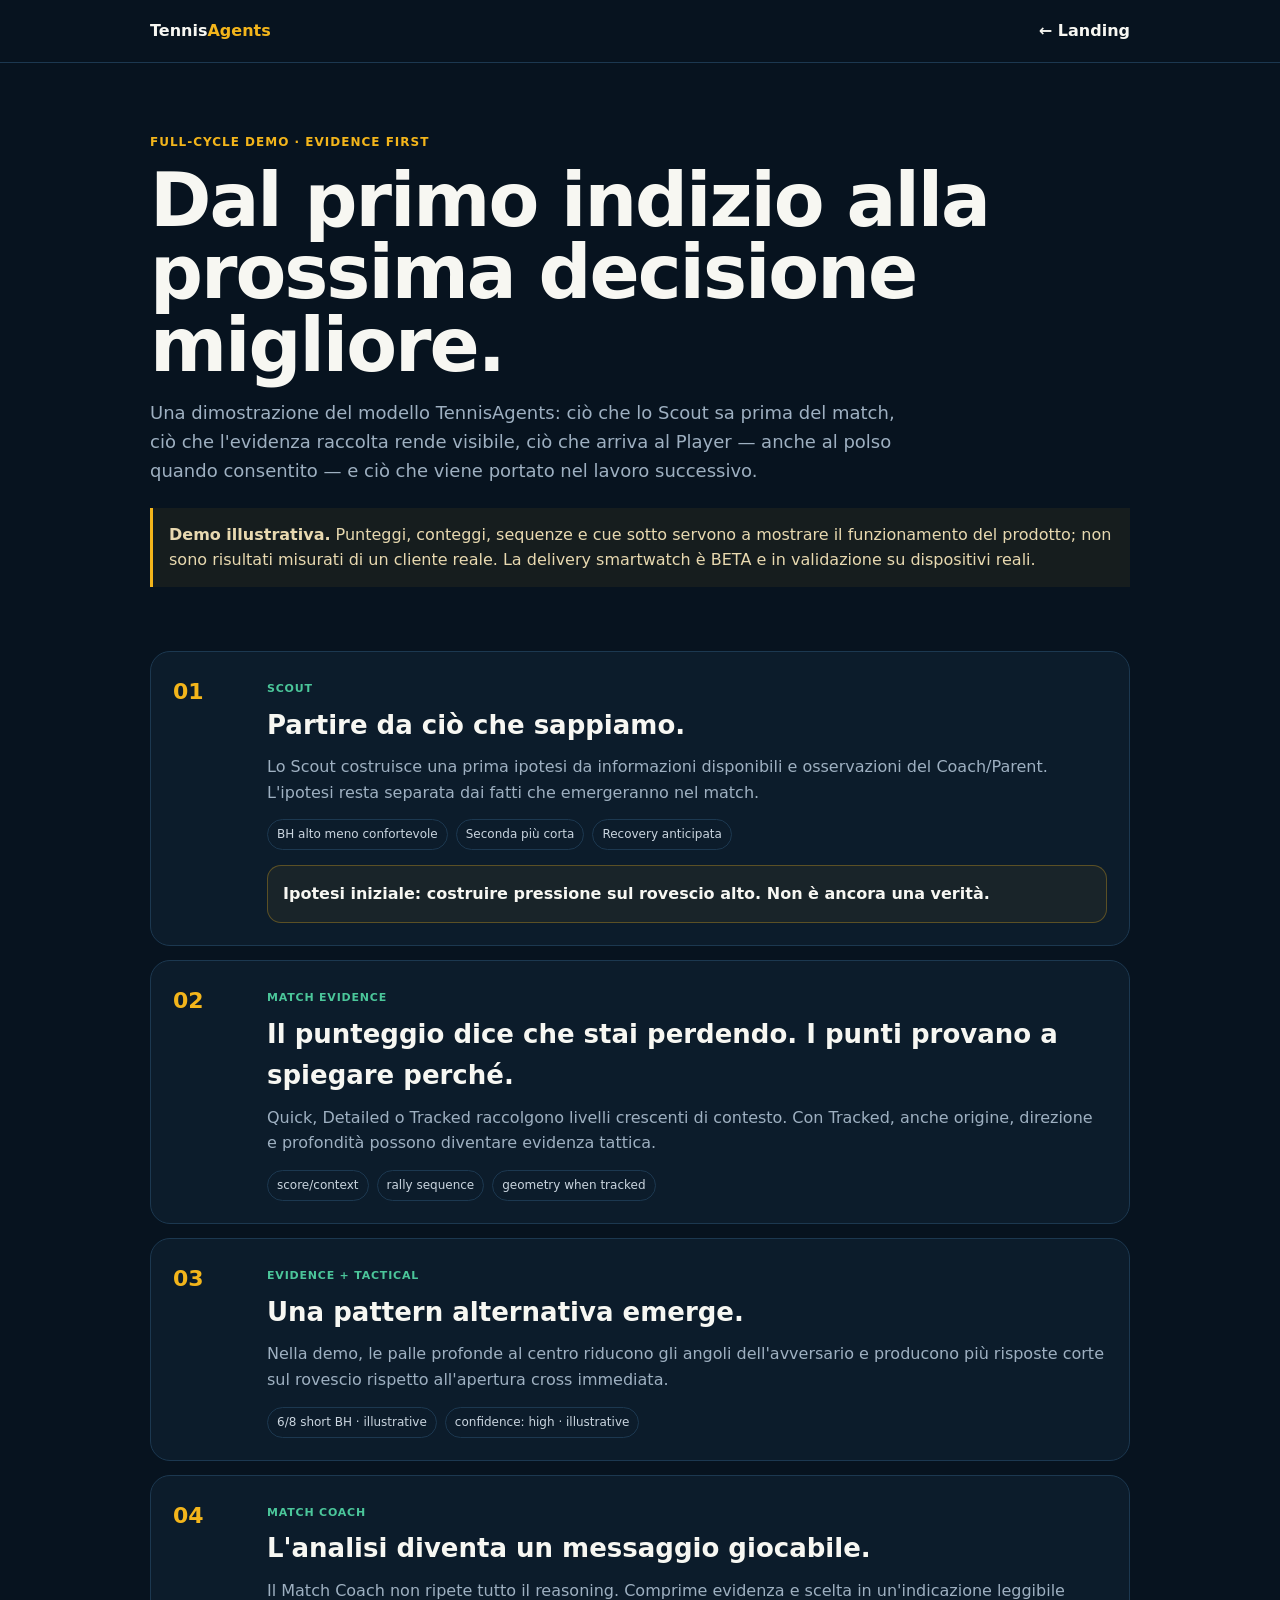
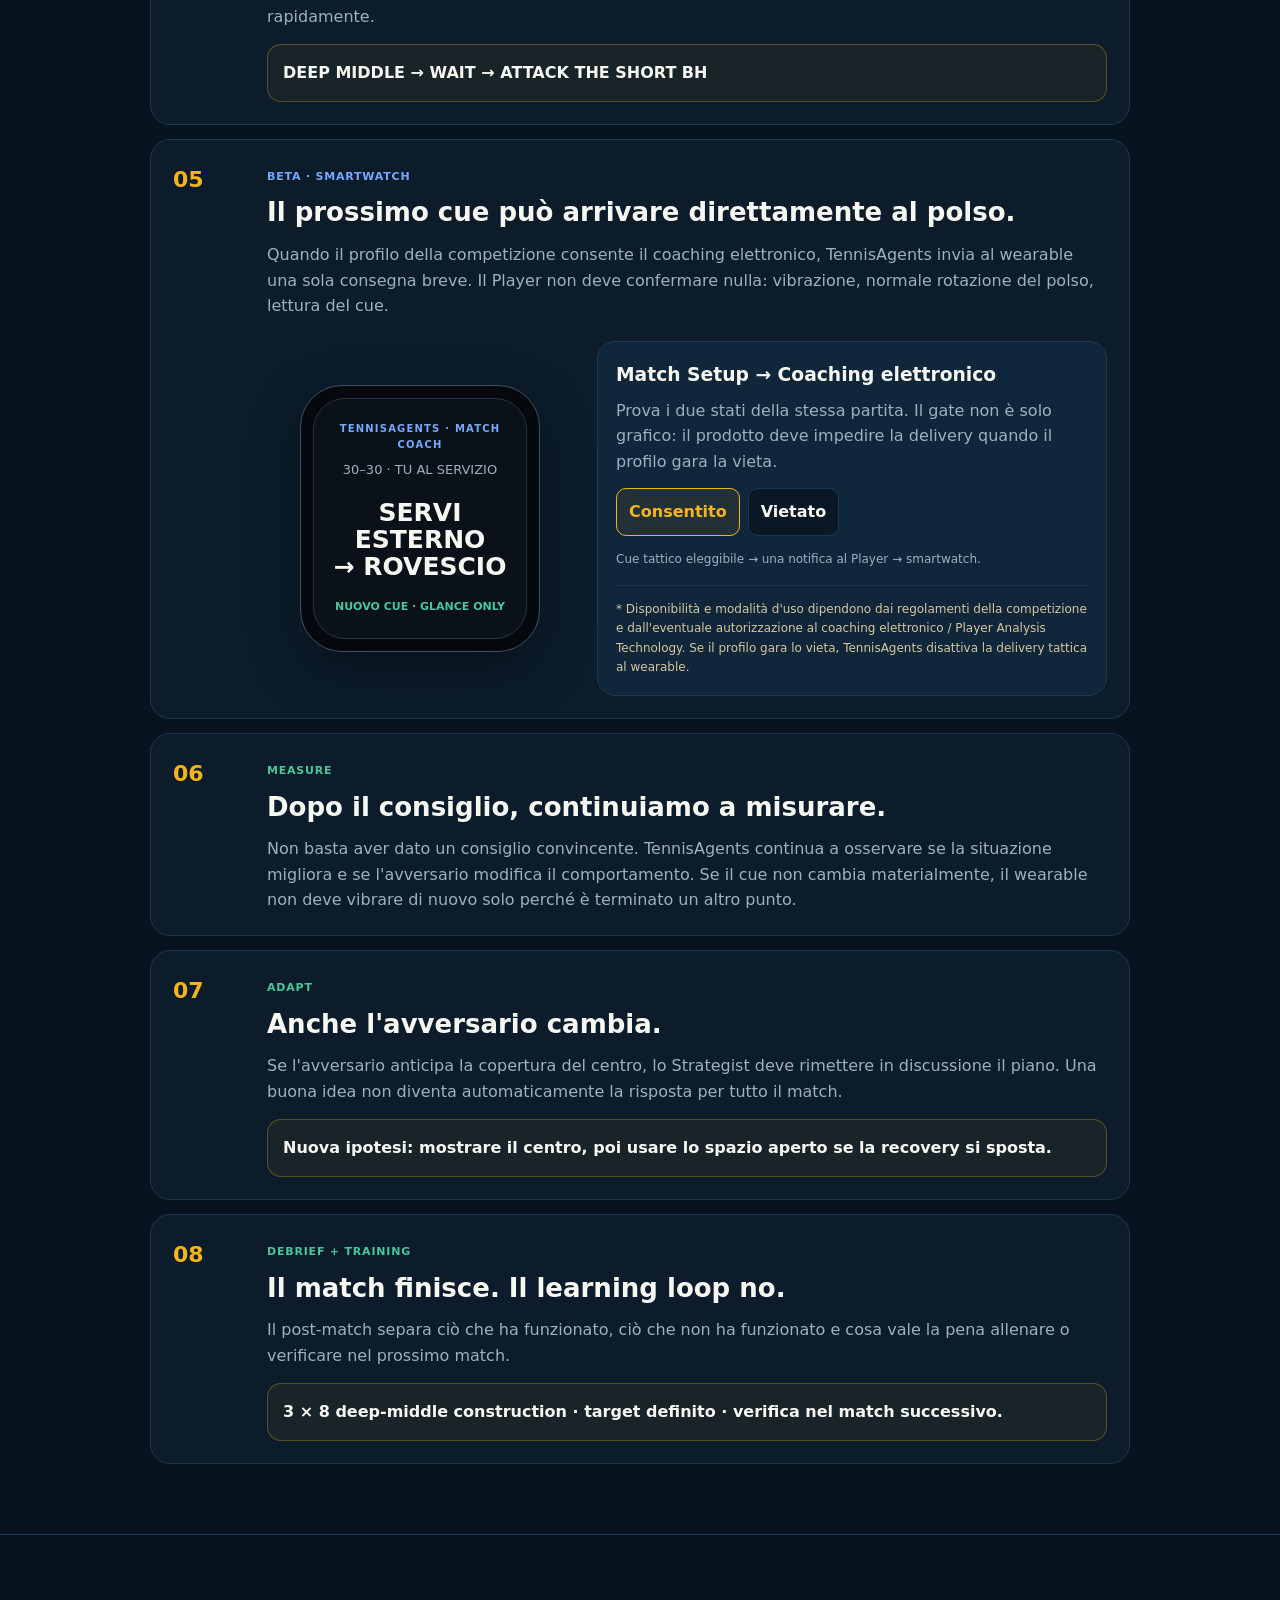
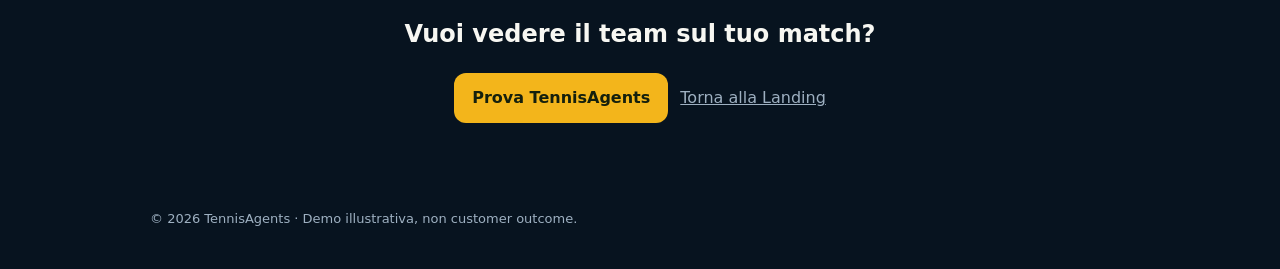
<file: demo/live-match/index.html>
<!doctype html>
<html lang="it">
<head>
  <meta charset="utf-8">
  <meta name="viewport" content="width=device-width,initial-scale=1">
  <meta name="robots" content="index,follow">
  <title>Live Match Demo — TennisAgents</title>
  <meta name="description" content="Demo illustrativa del ciclo TennisAgents: Scout, match evidence, Strategist, Match Coach, smartwatch tactical cue, adattamento, debrief e training.">
  <link rel="canonical" href="https://tennisagents.app/demo/live-match/">
  <style>
    :root{--bg:#07131f;--panel:#0c1c2b;--panel2:#10263a;--ink:#f7f7f2;--muted:#9eb0c1;--line:#1c3850;--accent:#f3b51b;--ok:#4bc69a;--info:#76a9ff;--off:#e38b8b;--max:980px}*{box-sizing:border-box}body{margin:0;background:var(--bg);color:var(--ink);font-family:Inter,system-ui,sans-serif;line-height:1.6}.wrap{width:min(var(--max),calc(100% - 32px));margin:auto}nav{border-bottom:1px solid var(--line);padding:18px 0}.nav{display:flex;justify-content:space-between;gap:16px}.nav a{color:var(--ink);text-decoration:none;font-weight:750}.brand b{color:var(--accent)}header{padding:70px 0 44px}.eyebrow{color:var(--accent);font-size:12px;font-weight:850;letter-spacing:1px;text-transform:uppercase}h1{font-size:clamp(42px,7vw,74px);line-height:.98;letter-spacing:-2px;margin:12px 0 16px}header p{color:var(--muted);font-size:18px;max-width:760px}.guard{margin-top:22px;padding:14px 16px;border-left:3px solid var(--accent);background:rgba(243,181,27,.06);color:#e8d9b0}.timeline{display:grid;gap:14px;padding:20px 0 70px}.step{display:grid;grid-template-columns:76px 1fr;gap:18px;background:var(--panel);border:1px solid var(--line);border-radius:20px;padding:22px}.n{font-weight:900;color:var(--accent);font-size:22px}.status{font-size:11px;color:var(--ok);font-weight:800;text-transform:uppercase;letter-spacing:.8px}.status.beta{color:var(--info)}.step h2{margin:5px 0 8px;font-size:26px}.step p{color:var(--muted);margin:0}.evidence{display:flex;gap:8px;flex-wrap:wrap;margin-top:14px}.pill{border:1px solid var(--line);border-radius:999px;padding:5px 9px;font-size:12px;color:#cad5df}.message{margin-top:15px;padding:15px;border:1px solid rgba(243,181,27,.3);border-radius:14px;background:rgba(243,181,27,.055);font-weight:800}.watch-demo{display:grid;grid-template-columns:minmax(220px,.75fr) 1.25fr;gap:24px;align-items:center;margin-top:22px}.watch-shell{width:min(240px,100%);margin:auto;padding:12px;border:1px solid #405063;border-radius:42px;background:#05080c;box-shadow:0 18px 50px rgba(0,0,0,.35)}.watch-face{min-height:210px;border:1px solid #263543;border-radius:32px;background:#0a1119;padding:22px 18px;display:flex;flex-direction:column;justify-content:center;text-align:center}.watch-kicker{font-size:10px;letter-spacing:1.2px;text-transform:uppercase;color:var(--info);font-weight:900}.watch-score{font-size:13px;color:var(--muted);margin-top:7px}.watch-cue{font-size:25px;line-height:1.08;font-weight:900;margin-top:18px}.watch-state{margin-top:18px;font-size:11px;color:var(--ok);font-weight:850;text-transform:uppercase}.watch-face.off .watch-kicker,.watch-face.off .watch-state{color:var(--off)}.watch-face.off .watch-cue{font-size:22px;color:#f1b4b4}.compliance-demo{border:1px solid var(--line);background:var(--panel2);border-radius:18px;padding:18px}.compliance-demo h3{margin:0 0 8px}.compliance-demo p{margin:0 0 14px}.toggle-row{display:flex;gap:8px;flex-wrap:wrap}.toggle{border:1px solid var(--line);background:#0a1825;color:var(--ink);padding:10px 12px;border-radius:10px;font:inherit;font-weight:800;cursor:pointer}.toggle[aria-pressed="true"]{border-color:var(--accent);color:var(--accent);background:rgba(243,181,27,.08)}.mini-note{font-size:12px;color:var(--muted);margin-top:14px}.reg-note{font-size:12px;color:#d7c89f;border-top:1px solid var(--line);margin-top:16px;padding-top:14px}.cta{padding:60px 0;border-top:1px solid var(--line);text-align:center}.btn{display:inline-block;background:var(--accent);color:#15200d;text-decoration:none;font-weight:850;padding:12px 18px;border-radius:12px}.back{display:inline-block;margin-left:12px;color:var(--muted)}footer{padding:26px 0 40px;color:var(--muted);font-size:13px}@media(max-width:720px){.watch-demo{grid-template-columns:1fr}.step{grid-template-columns:1fr}.n{font-size:15px}.back{display:block;margin:14px 0 0}}
  </style>
</head>
<body>
<nav><div class="wrap nav"><a class="brand" href="/">Tennis<b>Agents</b></a><a href="/">← Landing</a></div></nav>
<header><div class="wrap"><div class="eyebrow">Full-cycle demo · evidence first</div><h1>Dal primo indizio alla prossima decisione migliore.</h1><p>Una dimostrazione del modello TennisAgents: ciò che lo Scout sa prima del match, ciò che l'evidenza raccolta rende visibile, ciò che arriva al Player — anche al polso quando consentito — e ciò che viene portato nel lavoro successivo.</p><div class="guard"><strong>Demo illustrativa.</strong> Punteggi, conteggi, sequenze e cue sotto servono a mostrare il funzionamento del prodotto; non sono risultati misurati di un cliente reale. La delivery smartwatch è BETA e in validazione su dispositivi reali.</div></div></header>
<main class="wrap timeline">
<section class="step"><div class="n">01</div><div><span class="status">Scout</span><h2>Partire da ciò che sappiamo.</h2><p>Lo Scout costruisce una prima ipotesi da informazioni disponibili e osservazioni del Coach/Parent. L'ipotesi resta separata dai fatti che emergeranno nel match.</p><div class="evidence"><span class="pill">BH alto meno confortevole</span><span class="pill">Seconda più corta</span><span class="pill">Recovery anticipata</span></div><div class="message">Ipotesi iniziale: costruire pressione sul rovescio alto. Non è ancora una verità.</div></div></section>
<section class="step"><div class="n">02</div><div><span class="status">Match evidence</span><h2>Il punteggio dice che stai perdendo. I punti provano a spiegare perché.</h2><p>Quick, Detailed o Tracked raccolgono livelli crescenti di contesto. Con Tracked, anche origine, direzione e profondità possono diventare evidenza tattica.</p><div class="evidence"><span class="pill">score/context</span><span class="pill">rally sequence</span><span class="pill">geometry when tracked</span></div></div></section>
<section class="step"><div class="n">03</div><div><span class="status">Evidence + Tactical</span><h2>Una pattern alternativa emerge.</h2><p>Nella demo, le palle profonde al centro riducono gli angoli dell'avversario e producono più risposte corte sul rovescio rispetto all'apertura cross immediata.</p><div class="evidence"><span class="pill">6/8 short BH · illustrative</span><span class="pill">confidence: high · illustrative</span></div></div></section>
<section class="step"><div class="n">04</div><div><span class="status">Match Coach</span><h2>L'analisi diventa un messaggio giocabile.</h2><p>Il Match Coach non ripete tutto il reasoning. Comprime evidenza e scelta in un'indicazione leggibile rapidamente.</p><div class="message">DEEP MIDDLE → WAIT → ATTACK THE SHORT BH</div></div></section>
<section class="step" id="smartwatch"><div class="n">05</div><div><span class="status beta">BETA · Smartwatch</span><h2>Il prossimo cue può arrivare direttamente al polso.</h2><p>Quando il profilo della competizione consente il coaching elettronico, TennisAgents invia al wearable una sola consegna breve. Il Player non deve confermare nulla: vibrazione, normale rotazione del polso, lettura del cue.</p>
<div class="watch-demo">
  <div class="watch-shell" aria-live="polite">
    <div class="watch-face" id="watch-face">
      <div class="watch-kicker" id="watch-kicker">TennisAgents · Match Coach</div>
      <div class="watch-score" id="watch-score">30–30 · TU AL SERVIZIO</div>
      <div class="watch-cue" id="watch-cue">SERVI ESTERNO<br>→ ROVESCIO</div>
      <div class="watch-state" id="watch-state">NUOVO CUE · GLANCE ONLY</div>
    </div>
  </div>
  <div class="compliance-demo">
    <h3>Match Setup → Coaching elettronico</h3>
    <p>Prova i due stati della stessa partita. Il gate non è solo grafico: il prodotto deve impedire la delivery quando il profilo gara la vieta.</p>
    <div class="toggle-row" role="group" aria-label="Stato coaching elettronico">
      <button class="toggle" id="coaching-allowed" type="button" aria-pressed="true">Consentito</button>
      <button class="toggle" id="coaching-prohibited" type="button" aria-pressed="false">Vietato</button>
    </div>
    <div class="mini-note" id="delivery-explanation">Cue tattico eleggibile → una notifica al Player → smartwatch.</div>
    <div class="reg-note">* Disponibilità e modalità d'uso dipendono dai regolamenti della competizione e dall'eventuale autorizzazione al coaching elettronico / Player Analysis Technology. Se il profilo gara lo vieta, TennisAgents disattiva la delivery tattica al wearable.</div>
  </div>
</div>
</div></section>
<section class="step"><div class="n">06</div><div><span class="status">Measure</span><h2>Dopo il consiglio, continuiamo a misurare.</h2><p>Non basta aver dato un consiglio convincente. TennisAgents continua a osservare se la situazione migliora e se l'avversario modifica il comportamento. Se il cue non cambia materialmente, il wearable non deve vibrare di nuovo solo perché è terminato un altro punto.</p></div></section>
<section class="step"><div class="n">07</div><div><span class="status">Adapt</span><h2>Anche l'avversario cambia.</h2><p>Se l'avversario anticipa la copertura del centro, lo Strategist deve rimettere in discussione il piano. Una buona idea non diventa automaticamente la risposta per tutto il match.</p><div class="message">Nuova ipotesi: mostrare il centro, poi usare lo spazio aperto se la recovery si sposta.</div></div></section>
<section class="step"><div class="n">08</div><div><span class="status">Debrief + Training</span><h2>Il match finisce. Il learning loop no.</h2><p>Il post-match separa ciò che ha funzionato, ciò che non ha funzionato e cosa vale la pena allenare o verificare nel prossimo match.</p><div class="message">3 × 8 deep-middle construction · target definito · verifica nel match successivo.</div></div></section>
</main>
<section class="cta"><div class="wrap"><h2>Vuoi vedere il team sul tuo match?</h2><a class="btn" href="https://tennis-ai-coach-chi.vercel.app">Prova TennisAgents</a><a class="back" href="/">Torna alla Landing</a></div></section>
<footer><div class="wrap">© 2026 TennisAgents · Demo illustrativa, non customer outcome.</div></footer>
<script>
(function(){
  const allowed=document.getElementById('coaching-allowed');
  const prohibited=document.getElementById('coaching-prohibited');
  const face=document.getElementById('watch-face');
  const kicker=document.getElementById('watch-kicker');
  const score=document.getElementById('watch-score');
  const cue=document.getElementById('watch-cue');
  const state=document.getElementById('watch-state');
  const explanation=document.getElementById('delivery-explanation');

  function setCompliance(isAllowed){
    allowed.setAttribute('aria-pressed',String(isAllowed));
    prohibited.setAttribute('aria-pressed',String(!isAllowed));
    face.classList.toggle('off',!isAllowed);
    if(isAllowed){
      kicker.textContent='TennisAgents · Match Coach';
      score.textContent='30–30 · TU AL SERVIZIO';
      cue.innerHTML='SERVI ESTERNO<br>→ ROVESCIO';
      state.textContent='NUOVO CUE · GLANCE ONLY';
      explanation.textContent='Cue tattico eleggibile → una notifica al Player → smartwatch.';
    }else{
      kicker.textContent='TennisAgents · Compliance';
      score.textContent='COACHING ELETTRONICO VIETATO';
      cue.textContent='DELIVERY OFF';
      state.textContent='NESSUN CUE INVIATO';
      explanation.textContent='Il gate blocca smartwatch, Web Push e qualsiasi fallback tattico durante questo match.';
    }
  }
  allowed.addEventListener('click',()=>setCompliance(true));
  prohibited.addEventListener('click',()=>setCompliance(false));
})();
</script>
</body>
</html>
</file>
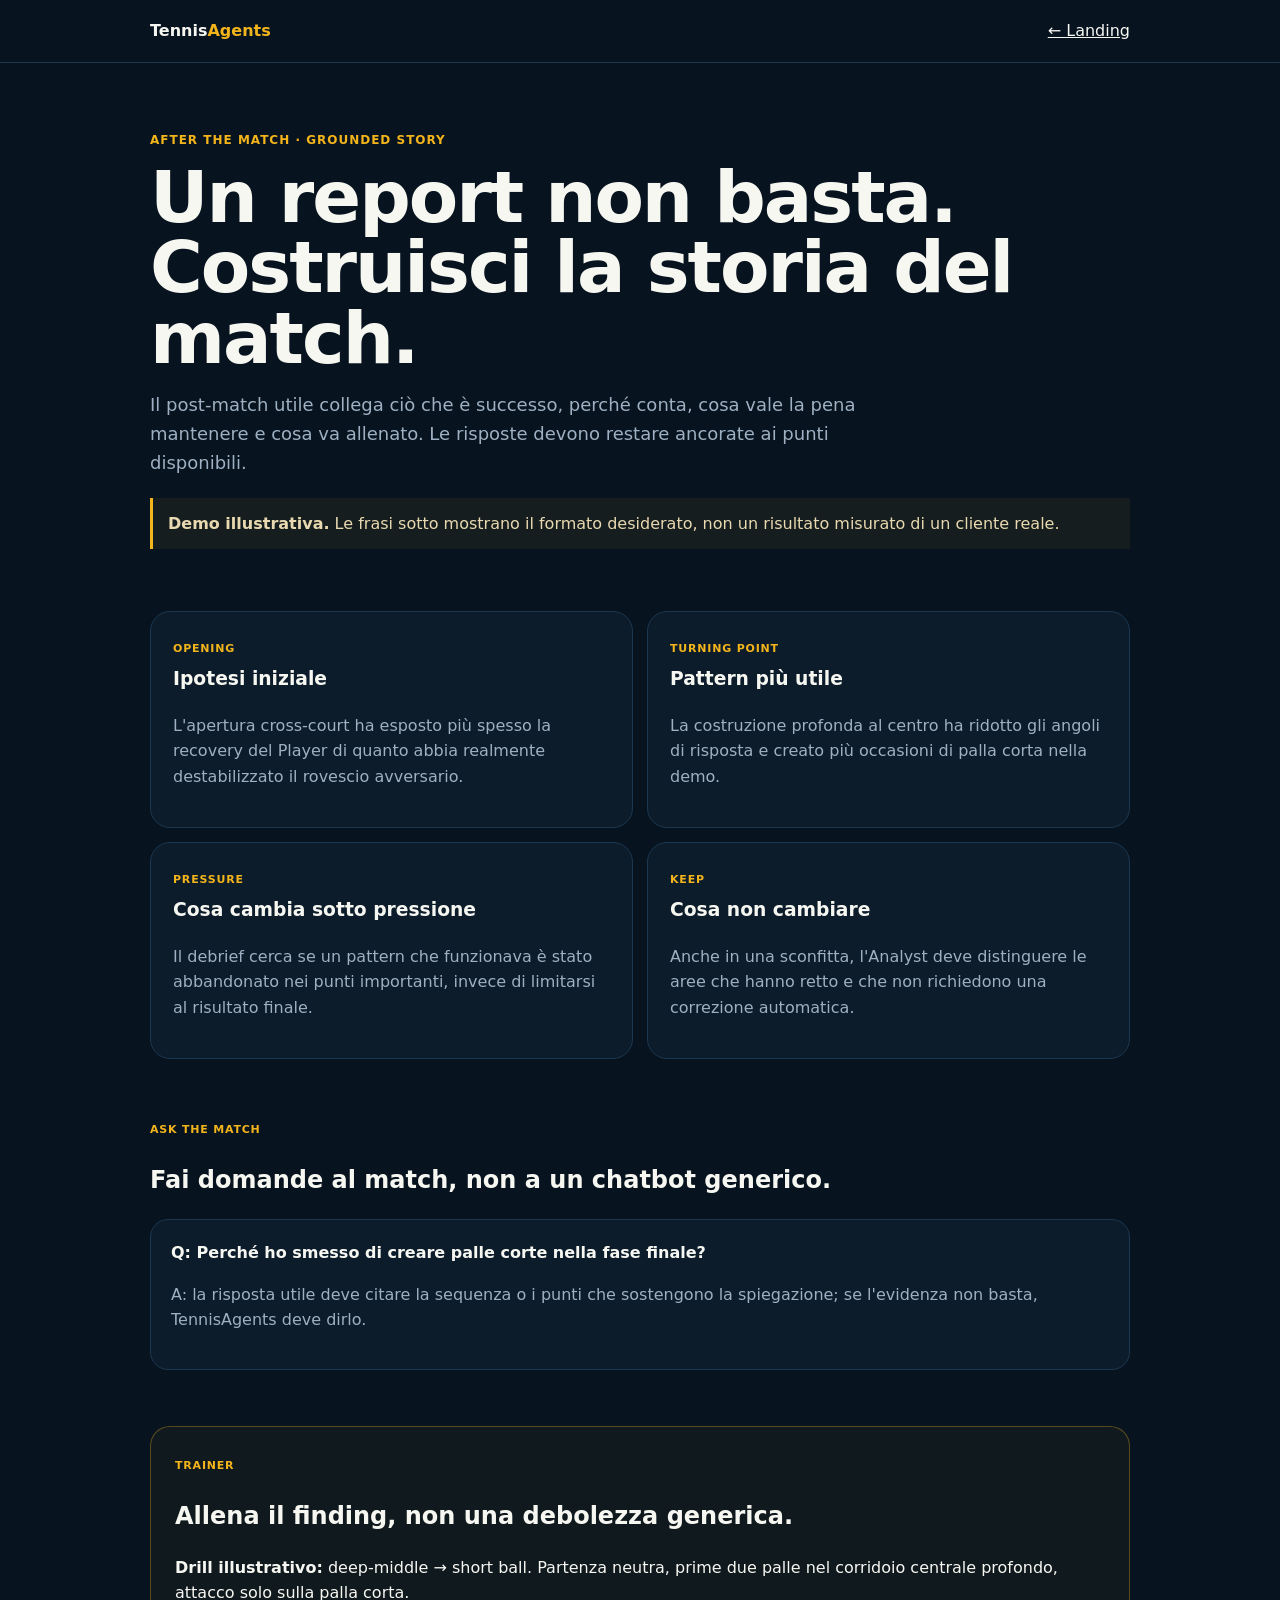
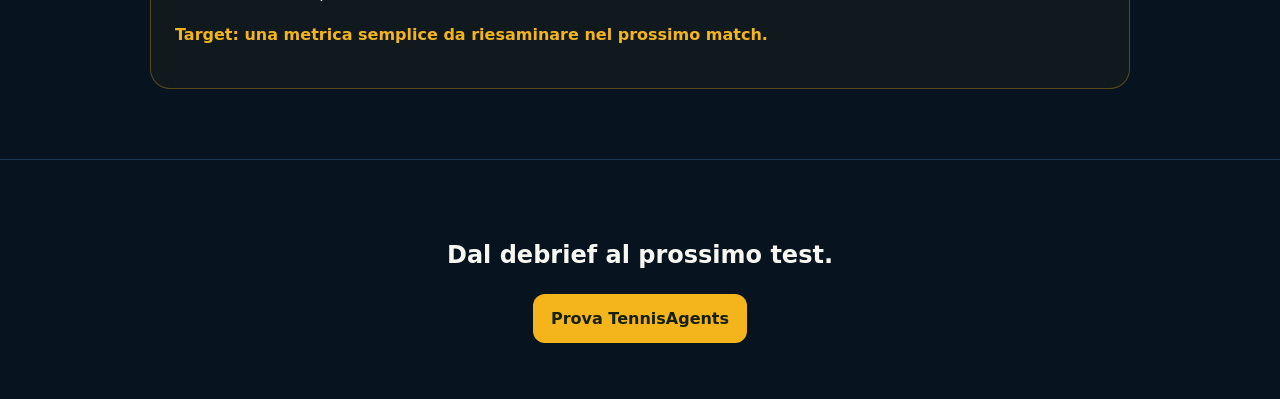
<file: demo/player/index.html>
<!doctype html>
<html lang="it"><head><meta charset="utf-8"><meta name="viewport" content="width=device-width,initial-scale=1"><title>Post-Match Demo — TennisAgents</title><meta name="description" content="Demo illustrativa del post-match TennisAgents: match story, domande grounded nell'evidenza e training collegato al finding."><link rel="canonical" href="https://tennisagents.app/demo/player/"><style>:root{--bg:#07131f;--panel:#0c1c2b;--ink:#f7f7f2;--muted:#9eb0c1;--line:#1c3850;--accent:#f3b51b;--max:980px}*{box-sizing:border-box}body{margin:0;background:var(--bg);color:var(--ink);font-family:Inter,system-ui,sans-serif;line-height:1.6}.wrap{width:min(var(--max),calc(100% - 32px));margin:auto}nav{padding:18px 0;border-bottom:1px solid var(--line)}nav .wrap{display:flex;justify-content:space-between}.brand{text-decoration:none;font-weight:850;color:var(--ink)}.brand b,.k{color:var(--accent)}nav a{color:var(--ink)}header{padding:68px 0 42px}.k{font-size:12px;font-weight:850;text-transform:uppercase;letter-spacing:1px}h1{font-size:clamp(42px,7vw,72px);line-height:.98;margin:12px 0 16px;letter-spacing:-2px}header p{max-width:760px;color:var(--muted);font-size:18px}.guard{border-left:3px solid var(--accent);background:rgba(243,181,27,.06);padding:13px 15px;margin-top:20px;color:#e8d9b0}.story{display:grid;grid-template-columns:1fr 1fr;gap:14px;margin:20px 0 56px}.card{background:var(--panel);border:1px solid var(--line);border-radius:20px;padding:22px}.card h2,.card h3{margin-top:4px}.card p{color:var(--muted)}.label{font-size:11px;color:var(--accent);font-weight:850;letter-spacing:.8px}.qa{margin-bottom:56px}.qa blockquote{margin:16px 0;border:1px solid var(--line);border-radius:18px;padding:20px;background:var(--panel)}.qa p{color:var(--muted)}.training{border:1px solid rgba(243,181,27,.32);border-radius:20px;padding:24px;margin-bottom:70px;background:rgba(243,181,27,.04)}.target{font-weight:850;color:var(--accent)}.cta{text-align:center;border-top:1px solid var(--line);padding:56px 0}.btn{display:inline-block;background:var(--accent);color:#15200d;text-decoration:none;font-weight:850;padding:12px 18px;border-radius:12px}@media(max-width:700px){.story{grid-template-columns:1fr}}</style></head><body><nav><div class="wrap"><a class="brand" href="/">Tennis<b>Agents</b></a><a href="/">← Landing</a></div></nav><header><div class="wrap"><div class="k">After the match · grounded story</div><h1>Un report non basta. Costruisci la storia del match.</h1><p>Il post-match utile collega ciò che è successo, perché conta, cosa vale la pena mantenere e cosa va allenato. Le risposte devono restare ancorate ai punti disponibili.</p><div class="guard"><strong>Demo illustrativa.</strong> Le frasi sotto mostrano il formato desiderato, non un risultato misurato di un cliente reale.</div></div></header><main class="wrap"><section class="story"><article class="card"><span class="label">OPENING</span><h3>Ipotesi iniziale</h3><p>L'apertura cross-court ha esposto più spesso la recovery del Player di quanto abbia realmente destabilizzato il rovescio avversario.</p></article><article class="card"><span class="label">TURNING POINT</span><h3>Pattern più utile</h3><p>La costruzione profonda al centro ha ridotto gli angoli di risposta e creato più occasioni di palla corta nella demo.</p></article><article class="card"><span class="label">PRESSURE</span><h3>Cosa cambia sotto pressione</h3><p>Il debrief cerca se un pattern che funzionava è stato abbandonato nei punti importanti, invece di limitarsi al risultato finale.</p></article><article class="card"><span class="label">KEEP</span><h3>Cosa non cambiare</h3><p>Anche in una sconfitta, l'Analyst deve distinguere le aree che hanno retto e che non richiedono una correzione automatica.</p></article></section><section class="qa"><span class="label">ASK THE MATCH</span><h2>Fai domande al match, non a un chatbot generico.</h2><blockquote><strong>Q: Perché ho smesso di creare palle corte nella fase finale?</strong><p>A: la risposta utile deve citare la sequenza o i punti che sostengono la spiegazione; se l'evidenza non basta, TennisAgents deve dirlo.</p></blockquote></section><section class="training"><span class="label">TRAINER</span><h2>Allena il finding, non una debolezza generica.</h2><p><strong>Drill illustrativo:</strong> deep-middle → short ball. Partenza neutra, prime due palle nel corridoio centrale profondo, attacco solo sulla palla corta.</p><p class="target">Target: una metrica semplice da riesaminare nel prossimo match.</p></section></main><section class="cta"><div class="wrap"><h2>Dal debrief al prossimo test.</h2><a class="btn" href="https://tennis-ai-coach-chi.vercel.app">Prova TennisAgents</a></div></section></body></html>
</file>
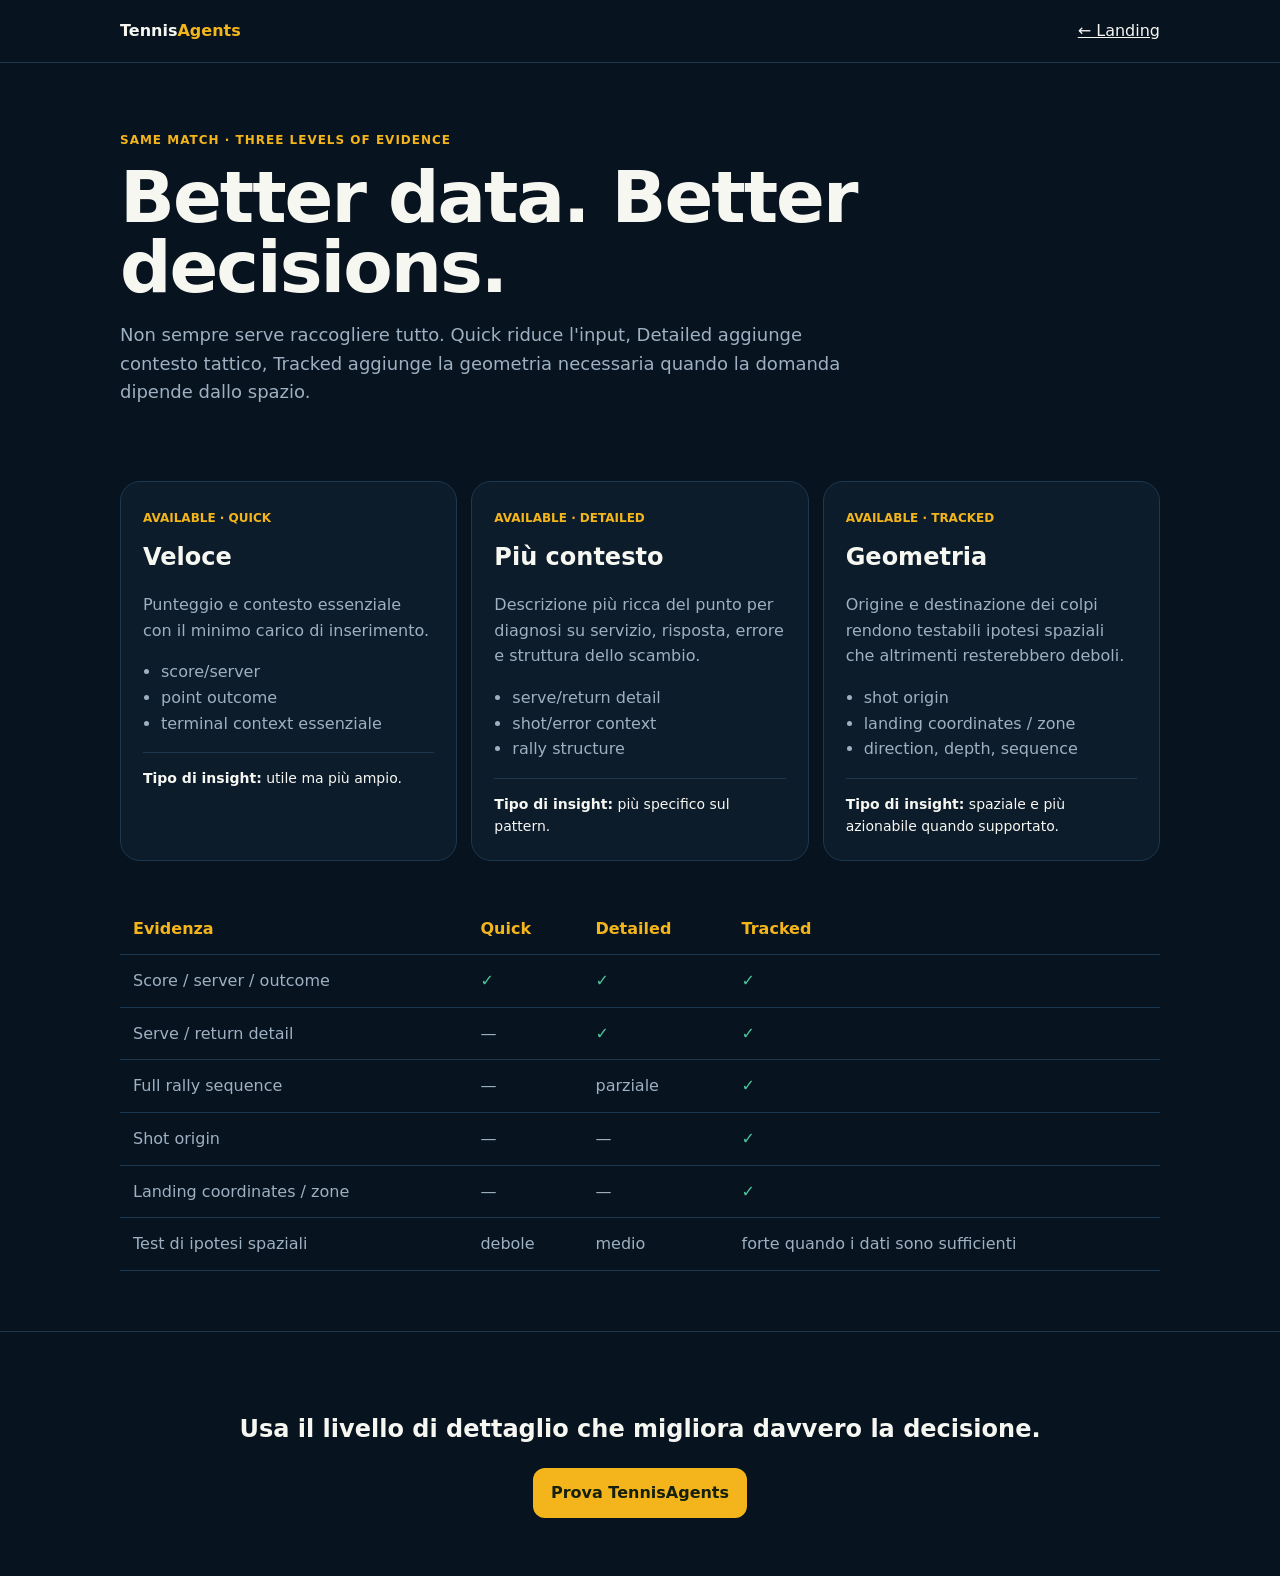
<file: demo/tracking/index.html>
<!doctype html>
<html lang="it"><head><meta charset="utf-8"><meta name="viewport" content="width=device-width,initial-scale=1"><title>Quick vs Detailed vs Tracked — TennisAgents</title><meta name="description" content="La stessa partita raccontata con tre livelli di evidenza: Quick, Detailed e Tracked."><link rel="canonical" href="https://tennisagents.app/demo/tracking/"><style>:root{--bg:#07131f;--panel:#0c1c2b;--ink:#f7f7f2;--muted:#9eb0c1;--line:#1c3850;--accent:#f3b51b;--max:1040px}*{box-sizing:border-box}body{margin:0;background:var(--bg);color:var(--ink);font-family:Inter,system-ui,sans-serif;line-height:1.6}.wrap{width:min(var(--max),calc(100% - 32px));margin:auto}nav{padding:18px 0;border-bottom:1px solid var(--line)}nav .wrap{display:flex;justify-content:space-between}a{color:inherit}.brand{text-decoration:none;font-weight:850}.brand b{color:var(--accent)}header{padding:68px 0 38px}.k{color:var(--accent);font-size:12px;font-weight:850;text-transform:uppercase;letter-spacing:1px}h1{font-size:clamp(42px,7vw,72px);line-height:.98;margin:12px 0 16px;letter-spacing:-2px}header p{max-width:760px;color:var(--muted);font-size:18px}.cards{display:grid;grid-template-columns:repeat(3,1fr);gap:14px;padding:18px 0 42px}.card{background:var(--panel);border:1px solid var(--line);border-radius:20px;padding:22px}.card h2{margin:8px 0}.tag{color:var(--accent);font-weight:850;font-size:12px}.card p,.card li{color:var(--muted)}ul{padding-left:18px}.example{border-top:1px solid var(--line);padding-top:14px;margin-top:16px;font-size:14px}.table{overflow:auto;margin-bottom:60px}table{width:100%;border-collapse:collapse;min-width:650px}th,td{padding:13px;border-bottom:1px solid var(--line);text-align:left}th{color:var(--accent)}td{color:var(--muted)}.yes{color:#4bc69a}.cta{text-align:center;padding:58px 0;border-top:1px solid var(--line)}.btn{display:inline-block;background:var(--accent);color:#15200d;text-decoration:none;font-weight:850;padding:12px 18px;border-radius:12px}@media(max-width:760px){.cards{grid-template-columns:1fr}}</style></head><body><nav><div class="wrap"><a class="brand" href="/">Tennis<b>Agents</b></a><a href="/">← Landing</a></div></nav><header><div class="wrap"><div class="k">Same match · three levels of evidence</div><h1>Better data. Better decisions.</h1><p>Non sempre serve raccogliere tutto. Quick riduce l'input, Detailed aggiunge contesto tattico, Tracked aggiunge la geometria necessaria quando la domanda dipende dallo spazio.</p></div></header><main class="wrap"><section class="cards"><article class="card"><span class="tag">AVAILABLE · QUICK</span><h2>Veloce</h2><p>Punteggio e contesto essenziale con il minimo carico di inserimento.</p><ul><li>score/server</li><li>point outcome</li><li>terminal context essenziale</li></ul><div class="example"><strong>Tipo di insight:</strong> utile ma più ampio.</div></article><article class="card"><span class="tag">AVAILABLE · DETAILED</span><h2>Più contesto</h2><p>Descrizione più ricca del punto per diagnosi su servizio, risposta, errore e struttura dello scambio.</p><ul><li>serve/return detail</li><li>shot/error context</li><li>rally structure</li></ul><div class="example"><strong>Tipo di insight:</strong> più specifico sul pattern.</div></article><article class="card"><span class="tag">AVAILABLE · TRACKED</span><h2>Geometria</h2><p>Origine e destinazione dei colpi rendono testabili ipotesi spaziali che altrimenti resterebbero deboli.</p><ul><li>shot origin</li><li>landing coordinates / zone</li><li>direction, depth, sequence</li></ul><div class="example"><strong>Tipo di insight:</strong> spaziale e più azionabile quando supportato.</div></article></section><section class="table"><table><thead><tr><th>Evidenza</th><th>Quick</th><th>Detailed</th><th>Tracked</th></tr></thead><tbody><tr><td>Score / server / outcome</td><td class="yes">✓</td><td class="yes">✓</td><td class="yes">✓</td></tr><tr><td>Serve / return detail</td><td>—</td><td class="yes">✓</td><td class="yes">✓</td></tr><tr><td>Full rally sequence</td><td>—</td><td>parziale</td><td class="yes">✓</td></tr><tr><td>Shot origin</td><td>—</td><td>—</td><td class="yes">✓</td></tr><tr><td>Landing coordinates / zone</td><td>—</td><td>—</td><td class="yes">✓</td></tr><tr><td>Test di ipotesi spaziali</td><td>debole</td><td>medio</td><td>forte quando i dati sono sufficienti</td></tr></tbody></table></section></main><section class="cta"><div class="wrap"><h2>Usa il livello di dettaglio che migliora davvero la decisione.</h2><a class="btn" href="https://tennis-ai-coach-chi.vercel.app">Prova TennisAgents</a></div></section></body></html>
</file>
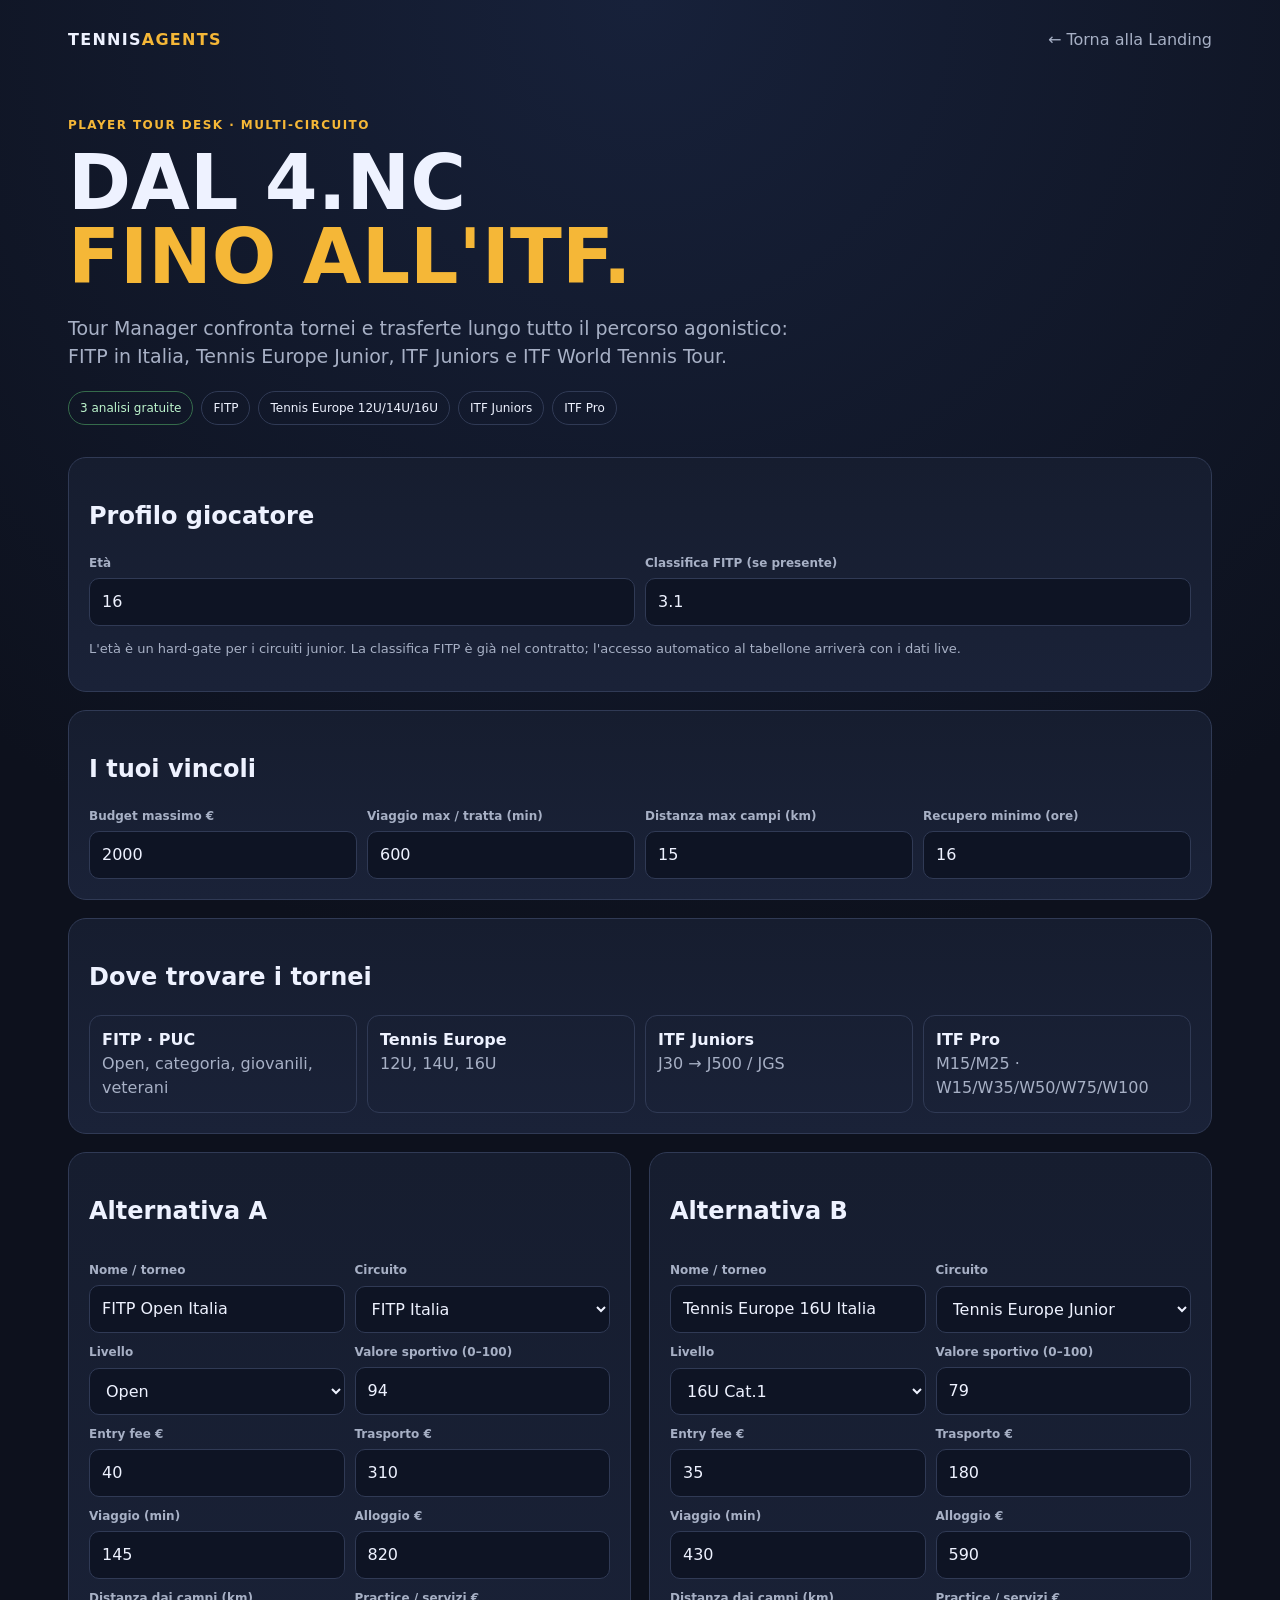
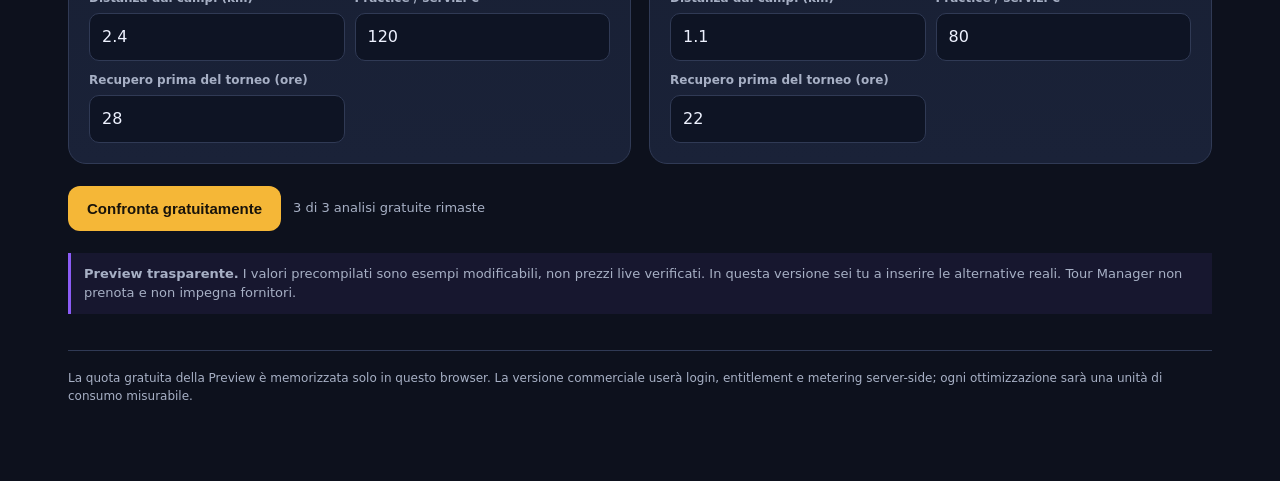
<file: tour-manager-manual.html>
<!doctype html>
<html lang="it">
<head>
<meta charset="utf-8">
<meta name="viewport" content="width=device-width,initial-scale=1">
<title>TennisAgents Tour Manager — Preview</title>
<meta name="description" content="Confronta tornei e trasferte sotto vincoli reali di budget, viaggio, distanza e recupero.">
<style>
:root{--bg:#0d111d;--panel:#161d2f;--panel2:#1a2238;--text:#eef2ff;--muted:#a7b0c5;--line:#303a55;--gold:#f5b737;--violet:#8b5cf6}
*{box-sizing:border-box}body{margin:0;background:radial-gradient(circle at top,#17213a 0,var(--bg) 45%);color:var(--text);font-family:Inter,system-ui,-apple-system,Segoe UI,sans-serif;line-height:1.5}
a{color:inherit}.shell{max-width:1180px;margin:auto;padding:28px 18px 64px}.top{display:flex;justify-content:space-between;gap:16px;align-items:center}.brand{font-weight:900;letter-spacing:.08em}.brand span{color:var(--gold)}.back{color:var(--muted);text-decoration:none}.hero{padding:64px 0 32px;max-width:850px}.eyebrow{color:var(--gold);font-size:12px;font-weight:800;letter-spacing:.12em}.hero h1{font-size:clamp(38px,7vw,76px);line-height:.98;margin:12px 0 18px}.hero h1 em{font-style:normal;color:var(--gold)}.hero p{font-size:19px;color:var(--muted);max-width:760px}
.badges{display:flex;flex-wrap:wrap;gap:8px;margin-top:20px}.badge{border:1px solid var(--line);border-radius:999px;padding:7px 11px;font-size:12px}.badge.good{border-color:#356b4b;color:#bdf5cd}.grid{display:grid;grid-template-columns:1fr 1fr;gap:18px}.card{background:linear-gradient(180deg,var(--panel),var(--panel2));border:1px solid var(--line);border-radius:18px;padding:20px}.constraints{display:grid;grid-template-columns:repeat(4,1fr);gap:10px}.profile{display:grid;grid-template-columns:1fr 1fr;gap:10px}.source-grid{display:grid;grid-template-columns:repeat(4,1fr);gap:10px}.source-link{border:1px solid var(--line);border-radius:12px;padding:12px;text-decoration:none;color:var(--muted)}.source-link strong{color:var(--text);display:block}.field{display:grid;gap:6px}.field label{font-size:12px;color:var(--muted);font-weight:700}.field input,.field select{width:100%;background:#0e1424;color:var(--text);border:1px solid var(--line);border-radius:10px;padding:11px 12px;font:inherit}.option{display:grid;gap:12px}.option-fields{display:grid;grid-template-columns:repeat(2,1fr);gap:10px}
.actions{display:flex;gap:12px;align-items:center;flex-wrap:wrap;margin:22px 0}.primary{border:0;border-radius:12px;background:var(--gold);color:#18130a;font-weight:900;padding:14px 19px;cursor:pointer;font-size:15px}.primary:disabled{opacity:.45;cursor:not-allowed}.meter{color:var(--muted);font-size:13px}.notice{border-left:3px solid var(--violet);padding:11px 13px;background:rgba(139,92,246,.08);color:var(--muted);font-size:13px}.results{display:none;margin-top:20px}.result-list{display:grid;gap:10px}.result{border:1px solid var(--line);border-radius:14px;padding:15px}.result.recommended{border-color:#927326;background:rgba(245,183,55,.06)}.result.rejected{border-color:#643838}.score{font-size:28px;font-weight:900}.cost{font-size:18px;font-weight:800}.reason{color:var(--muted);font-size:13px}.footer-note{margin-top:36px;color:var(--muted);font-size:12px;border-top:1px solid var(--line);padding-top:18px}
@media(max-width:800px){.grid{grid-template-columns:1fr}.constraints{grid-template-columns:1fr 1fr}.option-fields{grid-template-columns:1fr}.source-grid{grid-template-columns:1fr 1fr}.hero{padding-top:40px}}@media(max-width:480px){.constraints,.profile,.source-grid{grid-template-columns:1fr}}
</style>
</head>
<body>
<div class="shell">
<div class="top"><div class="brand">TENNIS<span>AGENTS</span></div><a class="back" href="./index.html">← Torna alla Landing</a></div>
<section class="hero"><div class="eyebrow">PLAYER TOUR DESK · MULTI-CIRCUITO</div><h1>DAL 4.NC<br><em>FINO ALL'ITF.</em></h1><p>Tour Manager confronta tornei e trasferte lungo tutto il percorso agonistico: FITP in Italia, Tennis Europe Junior, ITF Juniors e ITF World Tennis Tour.</p><div class="badges"><span class="badge good">3 analisi gratuite</span><span class="badge">FITP</span><span class="badge">Tennis Europe 12U/14U/16U</span><span class="badge">ITF Juniors</span><span class="badge">ITF Pro</span></div></section>
<section class="card"><h2>Profilo giocatore</h2><div class="profile"><div class="field"><label for="playerAge">Età</label><input id="playerAge" type="number" min="5" max="100" value="16"></div><div class="field"><label for="fitpClass">Classifica FITP (se presente)</label><input id="fitpClass" value="3.1" placeholder="es. 4.NC, 4.1, 3.3, 2.8"></div></div><p class="reason">L'età è un hard-gate per i circuiti junior. La classifica FITP è già nel contratto; l'accesso automatico al tabellone arriverà con i dati live.</p></section>
<section class="card" style="margin-top:18px"><h2>I tuoi vincoli</h2><div class="constraints">
<div class="field"><label for="maxBudget">Budget massimo €</label><input id="maxBudget" type="number" min="1" value="2000"></div>
<div class="field"><label for="maxTravel">Viaggio max / tratta (min)</label><input id="maxTravel" type="number" min="1" value="600"></div>
<div class="field"><label for="maxDistance">Distanza max campi (km)</label><input id="maxDistance" type="number" min="0.1" step="0.1" value="15"></div>
<div class="field"><label for="minRecovery">Recupero minimo (ore)</label><input id="minRecovery" type="number" min="0" value="16"></div>
</div></section><section class="card" style="margin-top:18px"><h2>Dove trovare i tornei</h2><div class="source-grid"><a class="source-link" target="_blank" rel="noopener" href="https://www.fitp.it/tornei/Ricerca-tornei"><strong>FITP · PUC</strong>Open, categoria, giovanili, veterani</a><a class="source-link" target="_blank" rel="noopener" href="https://www.tenniseurope.org/tournaments/"><strong>Tennis Europe</strong>12U, 14U, 16U</a><a class="source-link" target="_blank" rel="noopener" href="https://www.itftennis.com/en/tournament-calendar/world-tennis-tour-juniors-calendar/"><strong>ITF Juniors</strong>J30 → J500 / JGS</a><a class="source-link" target="_blank" rel="noopener" href="https://www.itftennis.com/en/tournament-calendar/womens-world-tennis-tour-calendar/"><strong>ITF Pro</strong>M15/M25 · W15/W35/W50/W75/W100</a></div></section><div class="grid" style="margin-top:18px">
<section class="card option" data-option="a"><h2>Alternativa A</h2><div class="option-fields">
<div class="field"><label>Nome / torneo</label><input data-k="name" value="FITP Open Italia"></div><div class="field"><label>Circuito</label><select data-k="circuit" class="circuit"><option value="FITP" selected>FITP Italia</option><option value="TENNIS_EUROPE">Tennis Europe Junior</option><option value="ITF_JUNIOR">ITF Juniors</option><option value="ITF_PRO">ITF Pro</option></select></div><div class="field"><label>Livello</label><select data-k="level" class="level"></select></div>
<div class="field"><label>Valore sportivo (0–100)</label><input data-k="tournamentValue" type="number" min="0" max="100" value="94"></div>
<div class="field"><label>Entry fee €</label><input data-k="entryFee" type="number" min="0" value="40"></div>
<div class="field"><label>Trasporto €</label><input data-k="travelCost" type="number" min="0" value="310"></div>
<div class="field"><label>Viaggio (min)</label><input data-k="travelMinutes" type="number" min="0" value="145"></div>
<div class="field"><label>Alloggio €</label><input data-k="lodgingCost" type="number" min="0" value="820"></div>
<div class="field"><label>Distanza dai campi (km)</label><input data-k="venueDistanceKm" type="number" min="0" step="0.1" value="2.4"></div>
<div class="field"><label>Practice / servizi €</label><input data-k="practiceCost" type="number" min="0" value="120"></div>
<div class="field"><label>Recupero prima del torneo (ore)</label><input data-k="recoveryHours" type="number" min="0" value="28"></div>
</div></section>
<section class="card option" data-option="b"><h2>Alternativa B</h2><div class="option-fields">
<div class="field"><label>Nome / torneo</label><input data-k="name" value="Tennis Europe 16U Italia"></div><div class="field"><label>Circuito</label><select data-k="circuit" class="circuit"><option value="FITP">FITP Italia</option><option value="TENNIS_EUROPE" selected>Tennis Europe Junior</option><option value="ITF_JUNIOR">ITF Juniors</option><option value="ITF_PRO">ITF Pro</option></select></div><div class="field"><label>Livello</label><select data-k="level" class="level"></select></div>
<div class="field"><label>Valore sportivo (0–100)</label><input data-k="tournamentValue" type="number" min="0" max="100" value="79"></div>
<div class="field"><label>Entry fee €</label><input data-k="entryFee" type="number" min="0" value="35"></div>
<div class="field"><label>Trasporto €</label><input data-k="travelCost" type="number" min="0" value="180"></div>
<div class="field"><label>Viaggio (min)</label><input data-k="travelMinutes" type="number" min="0" value="430"></div>
<div class="field"><label>Alloggio €</label><input data-k="lodgingCost" type="number" min="0" value="590"></div>
<div class="field"><label>Distanza dai campi (km)</label><input data-k="venueDistanceKm" type="number" min="0" step="0.1" value="1.1"></div>
<div class="field"><label>Practice / servizi €</label><input data-k="practiceCost" type="number" min="0" value="80"></div>
<div class="field"><label>Recupero prima del torneo (ore)</label><input data-k="recoveryHours" type="number" min="0" value="22"></div>
</div></section>
</div><div class="actions"><button class="primary" id="compareBtn" type="button">Confronta gratuitamente</button><span class="meter" id="meter"></span></div>
<div class="notice"><strong>Preview trasparente.</strong> I valori precompilati sono esempi modificabili, non prezzi live verificati. In questa versione sei tu a inserire le alternative reali. Tour Manager non prenota e non impegna fornitori.</div>
<section class="results card" id="results" aria-live="polite"><h2>La raccomandazione</h2><div id="resultList" class="result-list"></div></section>
<p class="footer-note">La quota gratuita della Preview è memorizzata solo in questo browser. La versione commerciale userà login, entitlement e metering server-side; ogni ottimizzazione sarà una unità di consumo misurabile.</p>
</div>
<script type="module">
import {requestTourComparison,previewUsage,consumePreviewRun} from './tour-manager-preview.js';
const $=(q,root=document)=>root.querySelector(q);
const num=(id)=>Number($(id).value);
const textKeys=new Set(['name','circuit','level']);
const levelOptions={FITP:[['FITP_OPEN','Open'],['FITP_CATEGORY','Categoria'],['FITP_JUNIOR','Giovanile'],['FITP_TPRA','TPRA'],['FITP_TEAM','Squadre']],TENNIS_EUROPE:[['TE_U12_CAT1','12U Cat.1'],['TE_U12_CAT2','12U Cat.2'],['TE_U14_CAT3','14U Cat.3'],['TE_U14_CAT2','14U Cat.2'],['TE_U14_CAT1','14U Cat.1'],['TE_U14_SUPER','14U Super'],['TE_U16_CAT3','16U Cat.3'],['TE_U16_CAT2','16U Cat.2'],['TE_U16_CAT1','16U Cat.1'],['TE_U16_SUPER','16U Super']],ITF_JUNIOR:[['J30','J30'],['J60','J60'],['J100','J100'],['J200','J200'],['J300','J300'],['J500','J500'],['JGS','Junior Grand Slam']],ITF_PRO:[['M15','M15'],['M25','M25'],['W15','W15'],['W35','W35'],['W50','W50'],['W75','W75'],['W100','W100']]};
function syncLevel(option,preferred){const circuit=option.querySelector('.circuit').value,level=option.querySelector('.level');level.innerHTML=levelOptions[circuit].map(([v,l])=>`<option value="${v}">${l}</option>`).join('');if(preferred&&[...level.options].some(x=>x.value===preferred))level.value=preferred;}
document.querySelectorAll('.option').forEach((option,index)=>{syncLevel(option,index===1?'TE_U16_CAT1':'FITP_OPEN');option.querySelector('.circuit').addEventListener('change',()=>syncLevel(option));});
const candidate=(node)=>Object.fromEntries([...node.querySelectorAll('[data-k]')].map(input=>[input.dataset.k,textKeys.has(input.dataset.k)?input.value:Number(input.value)]));
const playerProfile=()=>({ageYears:num('#playerAge'),fitpClassification:$('#fitpClass').value.trim()});
const constraints=()=>({maxBudget:num('#maxBudget'),maxTravelMinutes:num('#maxTravel'),maxVenueDistanceKm:num('#maxDistance'),minRecoveryHours:num('#minRecovery')});
const euro=(v)=>new Intl.NumberFormat('it-IT',{style:'currency',currency:'EUR'}).format(v);const esc=(v)=>String(v??'').replace(/[&<>"']/g,c=>({'&':'&amp;','<':'&lt;','>':'&gt;','"':'&quot;',"'":'&#39;'}[c]));
const meter=$('#meter'),button=$('#compareBtn'),results=$('#results'),list=$('#resultList');
function updateMeter(){const u=previewUsage();meter.textContent=`${u.remaining} di ${u.limit} analisi gratuite rimaste`;button.disabled=u.remaining<=0;if(u.remaining<=0)button.textContent='Preview gratuita esaurita';}
function card(plan,label,cls=''){const reasons=plan.violations?.length?plan.violations.map(esc).join(' · '):`Costo ${euro(plan.totalCost)} · viaggio ${plan.travelMinutes} min · recupero ${plan.recoveryHours} h`;return `<article class="result ${cls}"><div class="eyebrow">${esc(label)}</div><div class="reason">${esc(plan.circuit)} · ${esc(plan.level)}</div><h3>${esc(plan.name)}</h3><div class="score">${plan.score}/100</div><div class="cost">${euro(plan.totalCost)}</div><div class="reason">${reasons}</div></article>`;}
button.addEventListener('click',async()=>{
  const quota=previewUsage();if(quota.remaining<=0){updateMeter();return;}
  button.disabled=true;button.textContent='Analisi in corso…';
  try{
    const decision=await requestTourComparison({candidates:[...document.querySelectorAll('.option')].map(candidate),constraints:constraints(),playerProfile:playerProfile()});
    consumePreviewRun();results.style.display='block';
    if(decision.recommended){list.innerHTML=card(decision.recommended,'CONSIGLIATA','recommended')+decision.feasible.slice(1).map(x=>card(x,'ALTERNATIVA')).join('')+decision.rejected.map(x=>card(x,'NON FATTIBILE','rejected')).join('');}
    else{list.innerHTML=`<article class="result rejected"><h3>Nessuna alternativa rispetta tutti i vincoli.</h3><p class="reason">Modifica budget, tempi o alternative: i vincoli duri non vengono ignorati.</p></article>`+decision.rejected.map(x=>card(x,'NON FATTIBILE','rejected')).join('');}
    results.scrollIntoView({behavior:'smooth',block:'start'});
  }catch(error){results.style.display='block';list.innerHTML=`<article class="result rejected"><h3>Analisi non disponibile</h3><p class="reason">${esc(error.message||error)}</p></article>`;}
  finally{button.textContent='Confronta gratuitamente';updateMeter();}
});updateMeter();
</script>
</body>
</html>
</file>
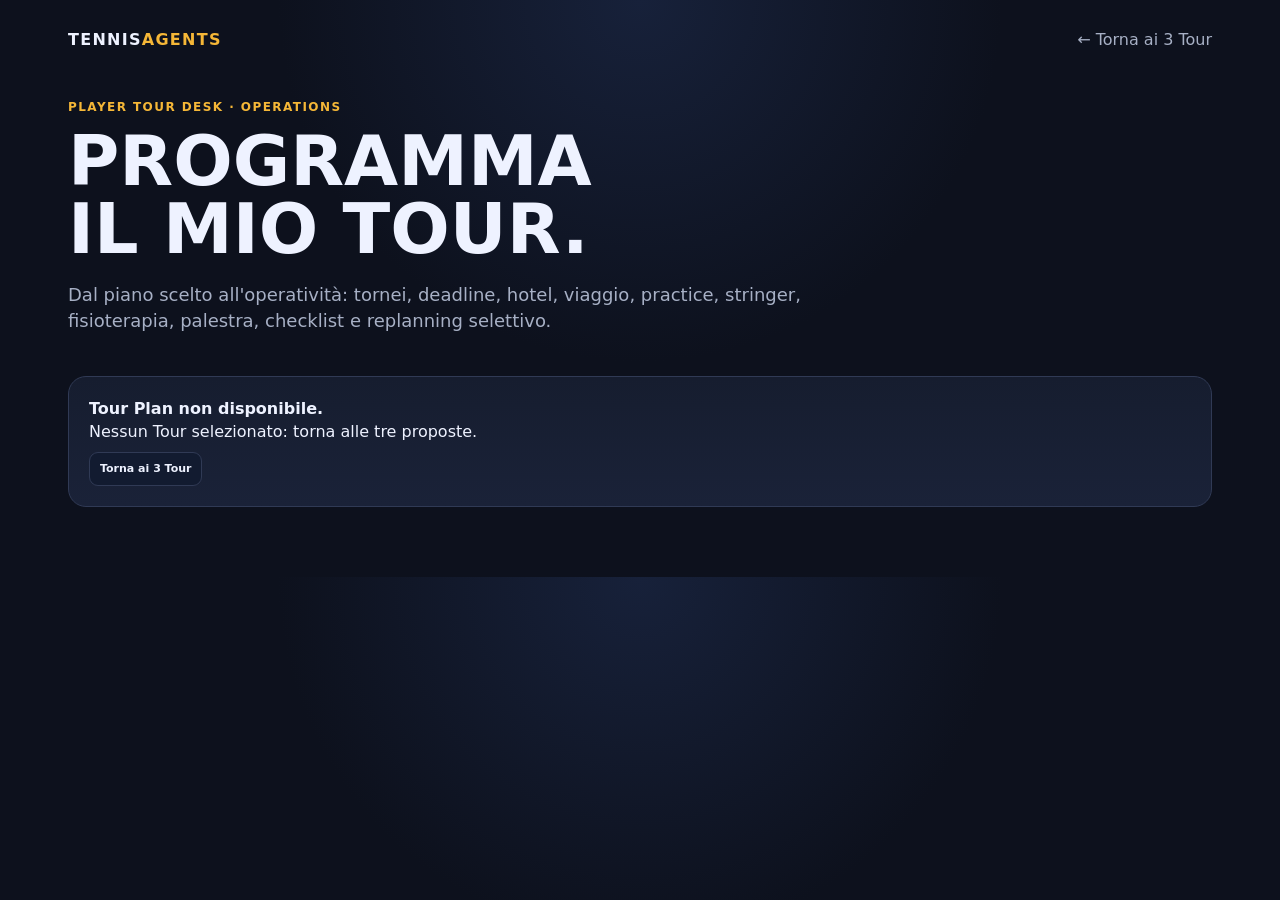
<file: tour-plan.html>
<!doctype html><html lang="it"><head><meta charset="utf-8"><meta name="viewport" content="width=device-width,initial-scale=1">
<title>TennisAgents — Programma il mio Tour</title><style>
:root{--bg:#0d111d;--panel:#161d2f;--panel2:#1a2238;--text:#eef2ff;--muted:#a7b0c5;--line:#303a55;--gold:#f5b737;--violet:#8b5cf6;--green:#62d98b;--red:#ef8d8d}
*{box-sizing:border-box}body{margin:0;background:radial-gradient(circle at top,#17213a 0,var(--bg) 42%);color:var(--text);font-family:Inter,system-ui,-apple-system,Segoe UI,sans-serif;line-height:1.45}a{color:inherit}.shell{max-width:1180px;margin:auto;padding:28px 18px 70px}.top{display:flex;justify-content:space-between;align-items:center;gap:14px}.brand{font-weight:900;letter-spacing:.08em}.brand span{color:var(--gold)}.back{color:var(--muted);text-decoration:none}.hero{padding:48px 0 24px}.eyebrow{color:var(--gold);font-size:12px;font-weight:900;letter-spacing:.12em}.hero h1{font-size:clamp(40px,6vw,70px);line-height:.98;margin:10px 0 16px}.hero p{max-width:820px;color:var(--muted);font-size:18px}.card{background:linear-gradient(180deg,var(--panel),var(--panel2));border:1px solid var(--line);border-radius:18px;padding:20px}.metrics{display:grid;grid-template-columns:repeat(4,1fr);gap:12px}.metric{padding:14px;border:1px solid var(--line);border-radius:13px;background:#101729}.metric b{font-size:23px;display:block}.metric span{color:var(--muted);font-size:11px}.section-title{margin:28px 0 12px}.section-title h2{margin:0}.section-title p{margin:5px 0 0;color:var(--muted);font-size:13px}
.events{display:grid;grid-template-columns:repeat(3,1fr);gap:12px}.event{border:1px solid var(--line);border-radius:14px;padding:15px;background:#101729}.event .date{color:var(--gold);font-weight:900;font-size:12px}.event h3{margin:5px 0}.resources{display:grid;grid-template-columns:repeat(3,1fr);gap:10px}.resource{border:1px solid var(--line);border-radius:12px;padding:12px;background:#0f1628}.tag{display:inline-block;font-size:10px;border:1px solid var(--line);padding:3px 7px;border-radius:999px;color:var(--muted)}.tag.official{border-color:#356b4b;color:#bdf5cd}.links{display:flex;gap:7px;flex-wrap:wrap;margin-top:9px}.link,.btn{border:1px solid var(--line);border-radius:9px;padding:8px 10px;background:#121b30;color:var(--text);text-decoration:none;cursor:pointer;font-weight:800;font-size:11px}.btn.violet{background:var(--violet);border:0}.btn:disabled{opacity:.5}.grid{display:grid;grid-template-columns:1fr 1fr;gap:16px}
.timeline-item,.check-item{display:flex;gap:12px;justify-content:space-between;padding:11px 0;border-bottom:1px solid var(--line)}.timeline-item:last-child,.check-item:last-child{border-bottom:0}.timeline-date{min-width:90px;color:var(--gold);font-weight:900}.check-item.done .label{text-decoration:line-through;color:var(--muted)}.monitor{display:grid;grid-template-columns:1fr 1fr auto;gap:12px;align-items:end}.monitor label{display:block;color:var(--muted);font-size:11px;font-weight:800;margin-bottom:5px}.monitor select{width:100%;background:#0e1424;color:var(--text);border:1px solid var(--line);border-radius:9px;padding:10px}.notice{margin-top:18px;border-left:3px solid var(--violet);padding:12px 14px;background:rgba(139,92,246,.08);color:var(--muted);font-size:13px}.alert{border-left:3px solid var(--red);padding:13px;background:rgba(239,141,141,.08);margin-top:12px}.preserved{color:var(--green)}.affected{color:var(--red)}
@media(max-width:900px){.metrics,.events,.resources{grid-template-columns:1fr 1fr}.grid{grid-template-columns:1fr}.monitor{grid-template-columns:1fr}}@media(max-width:560px){.metrics,.events,.resources{grid-template-columns:1fr}}
</style></head><body><div class="shell">
<div class="top"><div class="brand">TENNIS<span>AGENTS</span></div><a class="back" href="./tour-manager.html">← Torna ai 3 Tour</a></div>
<section class="hero"><div class="eyebrow">PLAYER TOUR DESK · OPERATIONS</div><h1>PROGRAMMA<br>IL MIO TOUR.</h1><p>Dal piano scelto all'operatività: tornei, deadline, hotel, viaggio, practice, stringer, fisioterapia, palestra, checklist e replanning selettivo.</p></section>
<div id="loading" class="card">Creo il Tour operativo…</div><main id="app" hidden>
<section class="card"><div class="eyebrow" id="strategy"></div><h2 id="planTitle"></h2><p id="planMeta" style="color:var(--muted)"></p><div class="metrics"><div class="metric"><b id="expectedPoints"></b><span>punti attesi corretti</span></div><div class="metric"><b id="pointsProbability"></b><span>prob. fare punti</span></div><div class="metric"><b id="admissionProbability"></b><span>prob. ammissione media</span></div><div class="metric"><b id="conflictProbability"></b><span>rischio doppio impegno</span></div><div class="metric"><b id="knownCosts"></b><span>costi noti</span></div><div class="metric"><b id="readiness"></b><span>readiness operativa</span></div></div></section>
<div class="section-title"><h2>Tornei del Tour</h2><p>Ogni tappa porta con sé risorse ufficiali dell'organizzatore e alternative esterne quando servono.</p></div><div id="events" class="events"></div>
<div class="section-title"><h2>Risorse da completare</h2><p>Le risorse ufficiali sono evidenziate. Gli adapter affiliate sono predisposti ma i tracking ID commerciali non sono ancora attivi.</p></div><div id="resources" class="resources"></div>
<div class="grid"><section><div class="section-title"><h2>Timeline operativa</h2><p>Deadline e checkpoint del Tour.</p></div><div id="timeline" class="card"></div></section><section><div class="section-title"><h2>Checklist</h2><p>Segna ciò che hai completato.</p></div><div id="checklist" class="card"></div></section></div>
<div class="section-title"><h2>Monitoraggio & Replanning</h2><p>Simula un cambiamento: il sistema deve toccare solo ciò che dipende dall'evento.</p></div>
<section class="card monitor"><div><label for="eventId">Torneo monitorato</label><select id="eventId"></select></div><div><label for="eventType">Evento</label><select id="eventType"><option value="ENTRANT_FIELD_CHANGE">Campo iscritti diventato più difficile</option><option value="ADMISSION_RISK_CHANGE">Cutoff / rischio ammissione peggiorato</option><option value="TOURNAMENT_WINDOW_CHANGE">Fine torneo spostata / finestra estesa</option><option value="HOTEL_UNAVAILABLE">Hotel non disponibile</option><option value="TRAVEL_DELAY">Ritardo viaggio</option><option value="PRACTICE_UNAVAILABLE">Practice non disponibile</option><option value="ORGANIZER_SERVICE_CHANGE">Servizio ufficiale cambiato</option></select></div><button class="btn violet" id="replanBtn">Simula e ricalcola</button></section>
<section id="replanResult" class="card" style="display:none;margin-top:12px"></section>
<div class="notice"><strong>Confine Preview:</strong> catalogo e probabilità sono simulati per provare il processo. Nessuna prenotazione viene effettuata. Booking/Trainline/Skyscanner/DiscoverCars sono adapter commerciali predisposti, non ancora tracciati con Affiliate ID.</div>
</main></div>
<script type="module">
import {loadSelectedProposal,loadTourPlan,saveTourPlan,requestProposalPlan,requestTourReplan} from './tour-plan-preview.js';
const $=(q)=>document.querySelector(q),euro=(v)=>new Intl.NumberFormat('it-IT',{style:'currency',currency:'EUR',maximumFractionDigits:0}).format(v||0);
const esc=(v)=>String(v??'').replace(/[&<>"']/g,c=>({'&':'&amp;','<':'&lt;','>':'&gt;','"':'&quot;',"'":'&#39;'}[c]));const fmtDate=(iso)=>{if(!iso)return '';const [y,m,d]=String(iso).slice(0,10).split('-');return y&&m&&d?`${d}/${m}/${y}`:String(iso);};let plan=null;
function calcReadiness(){const done=plan.checklist.filter(x=>x.status==='DONE').length;plan.readiness={done,total:plan.checklist.length,percent:Math.round(done/Math.max(1,plan.checklist.length)*100)};}
function renderEvents(){
 $('#events').innerHTML=plan.proposal.events.map(e=>{const criterion=e.entryMeta?.criterion==='REGISTRATION_ORDER'?'ordine iscrizione':e.entryMeta?.criterion==='RANKING'?'classifica':'da verificare';return `<article class="event"><div class="date">${fmtDate(e.date)} → ${fmtDate(e.endDate)} · deadline ${fmtDate(e.entryDeadline)}</div><h3>${esc(e.name)}</h3><div class="reason">${esc(e.city)} · ${esc(e.circuit)} · ${esc(e.level)}</div><div class="links"><span class="tag">Punti attesi ${e.expectedPoints}</span><span class="tag">Prob. punti ${e.pointsProbability}%</span><span class="tag">Ammissione ${e.admissionProbability}%</span><span class="tag">Cap ${e.entryMeta?.maxParticipants||'n/d'} · ${criterion}</span><span class="tag">Draw ${e.drawDifficulty}/100</span></div></article>`;}).join('');
 $('#eventId').innerHTML=plan.proposal.events.map(e=>`<option value="${esc(e.id)}">${esc(e.name)}</option>`).join('');
}
function renderResources(){
 $('#resources').innerHTML=plan.resources.map(r=>{const sourceLabel=r.sourceKind==='ORGANIZER_OFFICIAL'?'UFFICIALE TORNEO':r.sourceKind==='LOCAL_SELF_TRANSFER'?'RIENTRO GIORNALIERO':'ALTERNATIVA ESTERNA';return `<article class="resource"><span class="tag ${r.sourceKind==='ORGANIZER_OFFICIAL'?'official':''}">${sourceLabel}</span><h3>${esc(r.label)}</h3><div class="reason">${esc(r.eventName)} · ${esc(r.city)}</div><div class="links">${(r.links||[]).map(l=>l.url==='#'?`<span class="tag">${esc(l.label)} · partnership futura</span>`:`<a class="link" target="_blank" rel="noopener" href="${esc(l.url)}">${esc(l.label)}</a>`).join('')}</div><button class="btn resource-check" data-id="${esc(r.id)}">${r.status==='REVIEWED'?'✓ Verificato':'Segna verificato'}</button></article>`;}).join('');
}
function renderTimeline(){$('#timeline').innerHTML=plan.timeline.map(t=>`<div class="timeline-item"><div class="timeline-date">${fmtDate(t.date)}</div><div><strong>${esc(t.label)}</strong>${t.sourceRequired?'<div class="reason">Fonte ufficiale richiesta</div>':''}</div></div>`).join('');}
function renderChecklist(){$('#checklist').innerHTML=plan.checklist.map(c=>`<div class="check-item ${c.status==='DONE'?'done':''}"><div class="label">${esc(c.label)}</div><button class="btn checklist-toggle" data-id="${esc(c.id)}">${c.status==='DONE'?'✓ Fatto':'Segna fatto'}</button></div>`).join('');}
function render(){
 calcReadiness();$('#strategy').textContent=`${plan.proposal.label} · ${plan.proposal.strategy}`;$('#planTitle').textContent=`${plan.proposal.events.length} tornei programmati`;
 $('#planMeta').textContent=`${plan.playerProfile.originCity||'Partenza'} · ${fmtDate(plan.timeframe.startDate)} → ${fmtDate(plan.timeframe.endDate)} · monitor ${plan.monitoring.status}`;
 $('#expectedPoints').textContent=plan.proposal.metrics.expectedPoints;$('#pointsProbability').textContent=`${plan.proposal.metrics.pointsProbability}%`;$('#admissionProbability').textContent=`${plan.proposal.metrics.admissionProbability}%`;$('#conflictProbability').textContent=`${plan.proposal.metrics.dualPlayConflictProbability}%`;$('#knownCosts').textContent=euro(plan.budget.knownCosts);$('#readiness').textContent=`${plan.readiness.percent}%`;
 renderEvents();renderResources();renderTimeline();renderChecklist();saveTourPlan(plan);
 document.querySelectorAll('.resource-check').forEach(btn=>btn.onclick=()=>{const r=plan.resources.find(x=>x.id===btn.dataset.id);r.status=r.status==='REVIEWED'?'TO_REVIEW':'REVIEWED';render();});
 document.querySelectorAll('.checklist-toggle').forEach(btn=>btn.onclick=()=>{const c=plan.checklist.find(x=>x.id===btn.dataset.id);c.status=c.status==='DONE'?'PENDING':'DONE';render();});
}
async function boot(){try{const selected=loadSelectedProposal();plan=selected?await requestProposalPlan(selected):loadTourPlan();if(!plan)throw new Error('Nessun Tour selezionato: torna alle tre proposte.');$('#loading').hidden=true;$('#app').hidden=false;render();}catch(error){$('#loading').innerHTML=`<strong>Tour Plan non disponibile.</strong><br>${esc(error.message||error)}<div class="links"><a class="link" href="./tour-manager.html">Torna ai 3 Tour</a></div>`;}}
$('#replanBtn').addEventListener('click',async()=>{
 const button=$('#replanBtn'),type=$('#eventType').value,eventId=$('#eventId').value;
 button.disabled=true;button.textContent='Ricalcolo…';
 try{
  plan=await requestTourReplan(plan,{type,eventId,probabilityDelta:type==='ENTRANT_FIELD_CHANGE'?-20:undefined,admissionDelta:type==='ADMISSION_RISK_CHANGE'?-25:undefined});
  saveTourPlan(plan);render();const r=plan.lastReplan,alert=plan.alerts?.at(-1);
  $('#replanResult').style.display='block';
  const alertDetail=alert?.type==='ADMISSION_RISK_CHANGE'?`Ammissione ${alert.beforeAdmission}% → ${alert.afterAdmission}% · criterio ${alert.criterion} · cap ${alert.maxParticipants??'n/d'}`:`Probabilità punti ${alert?.beforeProbability}% → ${alert?.afterProbability}% · punti attesi ${alert?.beforeExpectedPoints} → ${alert?.afterExpectedPoints}`;const alertHtml=alert&&alert.eventId===eventId?`<div class="alert"><strong>${esc(alert.severity)}</strong><br>${esc(alert.message)}<br><span class="reason">${esc(alertDetail)}</span></div>`:'';
  $('#replanResult').innerHTML=`<div class="eyebrow">SELECTIVE REPLAN</div><h3>${esc(r.summary)}</h3>${alertHtml}<div class="grid"><div><strong class="affected">Da ricalcolare</strong><p>${r.affectedResourceIds?.map(esc).join(' · ')||'nessuna risorsa'}</p></div><div><strong class="preserved">Invariato</strong><p>${r.preservedResourceIds?.length||0} risorse preservate</p></div></div><strong>Azioni suggerite</strong><ul>${(r.actions||[]).map(a=>`<li>${esc(a)}</li>`).join('')}</ul>`;
 }catch(error){$('#replanResult').style.display='block';$('#replanResult').textContent=String(error.message||error);}
 finally{button.disabled=false;button.textContent='Simula e ricalcola';}
});
boot();
</script></body></html>
</file>
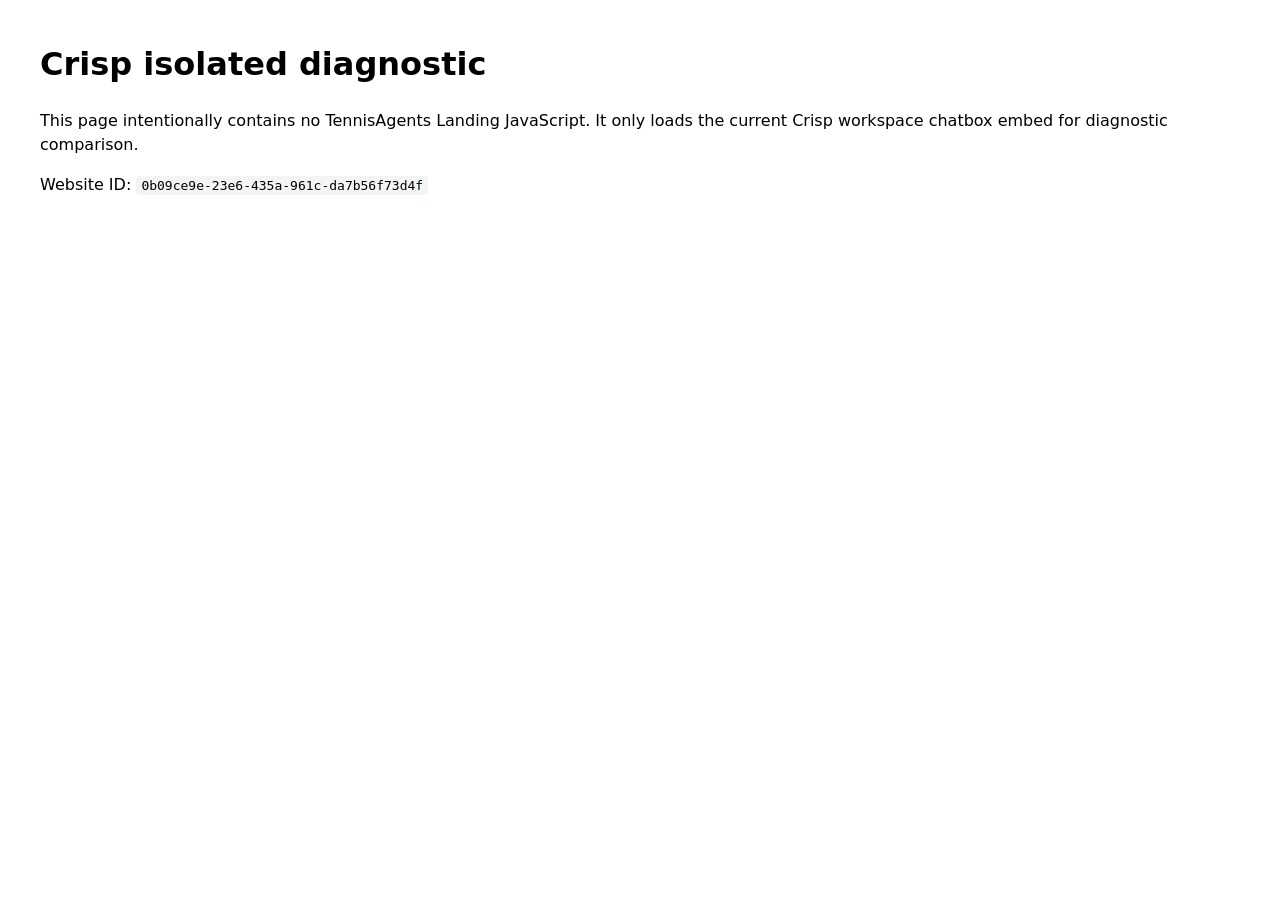
<file: demo/crisp-diagnostic.html>
<!doctype html>
<html lang="en">
<head>
  <meta charset="utf-8">
  <meta name="viewport" content="width=device-width, initial-scale=1">
  <title>TennisAgents Crisp Diagnostic</title>
  <style>
    body{font-family:system-ui,-apple-system,BlinkMacSystemFont,"Segoe UI",sans-serif;margin:40px;line-height:1.5}
    code{background:#f3f4f6;padding:2px 5px;border-radius:4px}
  </style>
</head>
<body>
  <h1>Crisp isolated diagnostic</h1>
  <p>This page intentionally contains no TennisAgents Landing JavaScript. It only loads the current Crisp workspace chatbox embed for diagnostic comparison.</p>
  <p>Website ID: <code>0b09ce9e-23e6-435a-961c-da7b56f73d4f</code></p>

  <script>
    window.$crisp=[];
    window.CRISP_WEBSITE_ID="0b09ce9e-23e6-435a-961c-da7b56f73d4f";
    (function(){
      var d=document,s=d.createElement("script");
      s.src="https://client.crisp.chat/l.js";
      s.async=1;
      d.getElementsByTagName("head")[0].appendChild(s);
    })();
  </script>
</body>
</html>
</file>
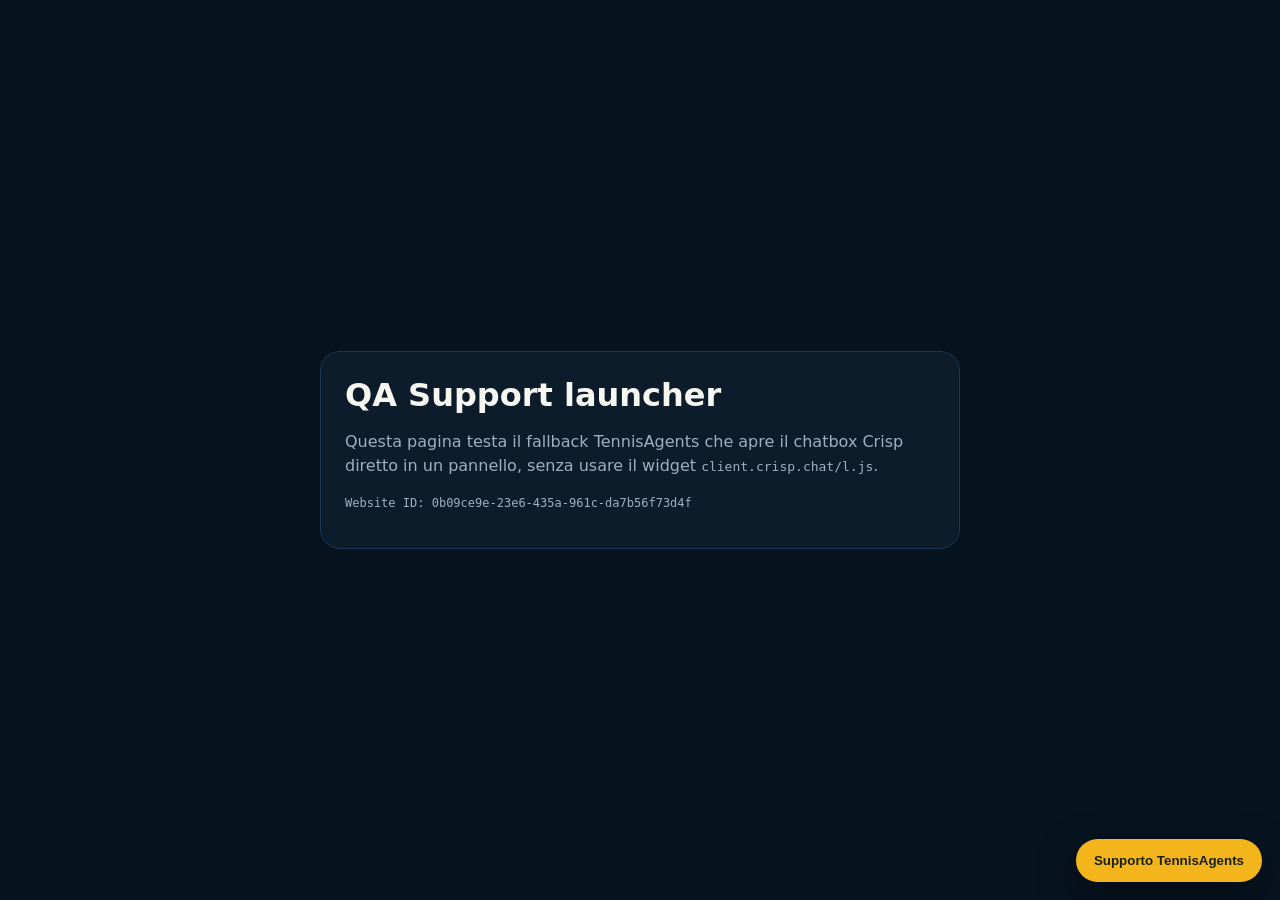
<file: demo/crisp-iframe-qa.html>
<!doctype html>
<html lang="it">
<head>
  <meta charset="utf-8">
  <meta name="viewport" content="width=device-width,initial-scale=1,viewport-fit=cover">
  <title>TennisAgents — Crisp QA</title>
  <style>
    :root{color-scheme:dark;--bg:#07131f;--panel:#0c1c2b;--ink:#f7f7f2;--muted:#9eb0c1;--line:#1c3850;--accent:#f3b51b}
    *{box-sizing:border-box}
    body{margin:0;min-height:100vh;background:var(--bg);color:var(--ink);font-family:system-ui,-apple-system,BlinkMacSystemFont,"Segoe UI",sans-serif;display:grid;place-items:center;padding:24px}
    .card{max-width:640px;border:1px solid var(--line);background:var(--panel);border-radius:20px;padding:24px}
    .card h1{margin:0 0 10px}.card p{color:var(--muted);line-height:1.5}.id{font-family:ui-monospace,SFMono-Regular,Consolas,monospace;font-size:12px;word-break:break-all}
    #ta-support-launcher{position:fixed;right:18px;bottom:18px;z-index:1001;border:0;border-radius:999px;background:var(--accent);color:#17210d;font-weight:800;padding:14px 18px;box-shadow:0 14px 40px rgba(0,0,0,.35);cursor:pointer}
    #ta-support-backdrop{position:fixed;inset:0;background:rgba(0,0,0,.55);display:none;z-index:1002}
    #ta-support-backdrop.open{display:block}
    #ta-support-panel{position:fixed;right:18px;bottom:18px;width:min(420px,calc(100vw - 24px));height:min(720px,calc(100vh - 36px));background:#fff;border-radius:20px;overflow:hidden;box-shadow:0 20px 70px rgba(0,0,0,.5);display:none;z-index:1003}
    #ta-support-panel.open{display:block}
    #ta-support-close{position:absolute;right:10px;top:10px;z-index:2;width:38px;height:38px;border:0;border-radius:999px;background:rgba(7,19,31,.88);color:white;font-size:22px;cursor:pointer}
    #ta-support-frame{width:100%;height:100%;border:0;background:#fff}
    @media(max-width:640px){#ta-support-panel{inset:8px;width:auto;height:auto;border-radius:16px}#ta-support-launcher{right:12px;bottom:12px}}
  </style>
</head>
<body>
  <main class="card">
    <h1>QA Support launcher</h1>
    <p>Questa pagina testa il fallback TennisAgents che apre il chatbox Crisp diretto in un pannello, senza usare il widget <code>client.crisp.chat/l.js</code>.</p>
    <p class="id">Website ID: 0b09ce9e-23e6-435a-961c-da7b56f73d4f</p>
  </main>

  <button id="ta-support-launcher" type="button" aria-haspopup="dialog" aria-controls="ta-support-panel">Supporto TennisAgents</button>
  <div id="ta-support-backdrop" aria-hidden="true"></div>
  <section id="ta-support-panel" role="dialog" aria-modal="true" aria-label="Supporto TennisAgents">
    <button id="ta-support-close" type="button" aria-label="Chiudi">×</button>
    <iframe id="ta-support-frame" title="Chat supporto TennisAgents" loading="eager" allow="clipboard-write" src="https://go.crisp.chat/chat/embed/?website_id=0b09ce9e-23e6-435a-961c-da7b56f73d4f"></iframe>
  </section>

  <script>
    (function(){
      const launcher=document.getElementById('ta-support-launcher');
      const panel=document.getElementById('ta-support-panel');
      const backdrop=document.getElementById('ta-support-backdrop');
      const close=document.getElementById('ta-support-close');
      function open(){panel.classList.add('open');backdrop.classList.add('open');launcher.setAttribute('aria-expanded','true');close.focus();}
      function shut(){panel.classList.remove('open');backdrop.classList.remove('open');launcher.setAttribute('aria-expanded','false');launcher.focus();}
      launcher.addEventListener('click',open);close.addEventListener('click',shut);backdrop.addEventListener('click',shut);
      document.addEventListener('keydown',e=>{if(e.key==='Escape'&&panel.classList.contains('open'))shut();});
    })();
  </script>
</body>
</html>
</file>
